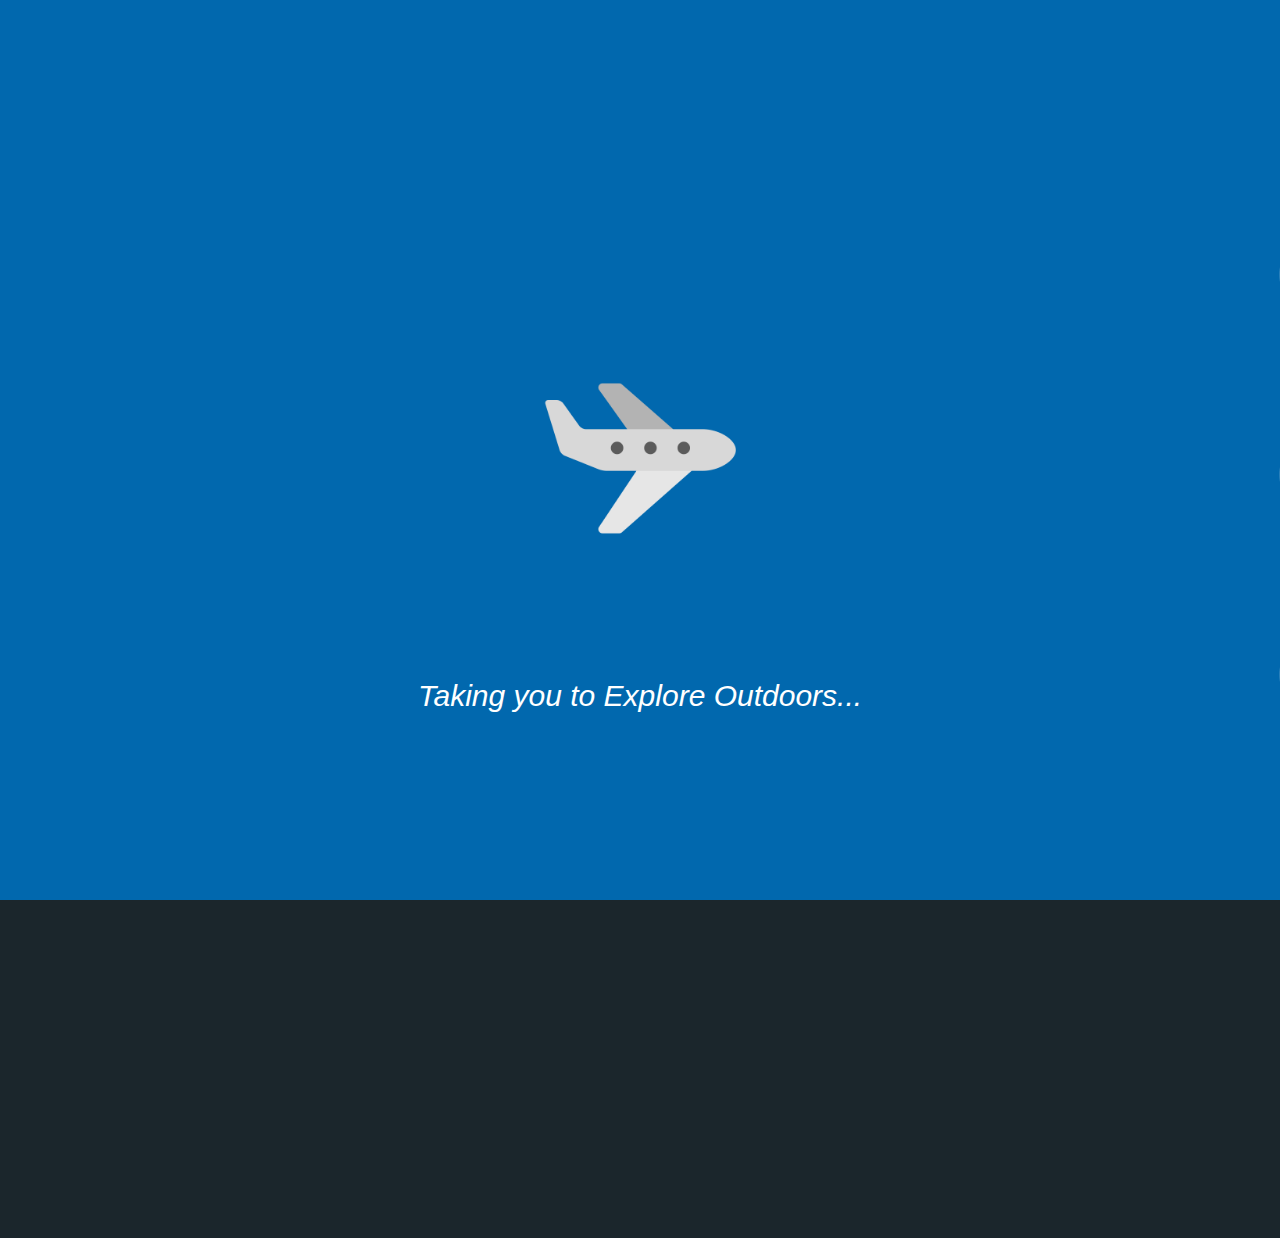
<file: index.html>
<!DOCTYPE html>
<html lang="en">
<head>
    <meta charset="UTF-8">
    <meta name="viewport" content="width=device-width, initial-scale=1.0">
    <meta http-equiv="X-UA-Compatible" content="ie=edge">
    <meta name="originLocation" content="Miami" />
    <title>Explore Outdoors</title>
    <link rel="preconnect" href="https://fonts.gstatic.com">
    <link rel="stylesheet" href="https://cdnjs.cloudflare.com/ajax/libs/materialize/1.0.0/css/materialize.min.css">
    <link rel="preconnect" href="https://fonts.gstatic.com">
    <link href="https://fonts.googleapis.com/css2?family=Castoro&family=Lobster&display=swap" rel="stylesheet">
    <link href="https://unpkg.com/aos@2.3.1/dist/aos.css" rel="stylesheet">
    <link rel="stylesheet" href="https://cdnjs.cloudflare.com/ajax/libs/animate.css/4.1.1/animate.min.css" />
    <link rel="stylesheet" href="./assets/styles/animations.css">
    <link rel="stylesheet" href="./assets/styles/style.css">
</head>
<body class="body">
    <main>
        <!--  Preloader Section  -->
        <div class="preloader">
            <img class="airplane" src="./assets/images/preloader-imgs/airplane.png" alt="airplane">
            <h3><i>Taking you to Explore Outdoors...</i></h3>
            <img class="cloud1" src="./assets/images/preloader-imgs/cloud.png" alt="cloud1">
            <img class="cloud2" src="./assets/images/preloader-imgs/cloud.png" alt="cloud2">
            <img class="cloud3" src="./assets/images/preloader-imgs/cloud.png" alt="cloud3">
        </div>

        <div class="main-content">
            <!-- Header Section -->
            <header class="container center-align">
                <h1 class="header animate__animated animate__flipInX">Explore Outdoors</h1>
                <div class="row slide-show" id="slide-show">
                    <div class="image-slider">
                        <h3 class="img-city animate__animated animate__flipInX"></h3>
                        <img class="slideShow responsive-img z-depth-5 img-city animate__animated animate__jackInTheBox"
                            name="slideShow" width="100%" height="400px">
                    </div>
                </div>
                <div class="row">
                    <div class="col s6 offset-s3 img-description">
                        <p class="city-description animate__animated animate__fadeInUp"></p>
                    </div>
                </div>
            </header>

            <div class="container center-align z-depth-5">
                <div id="home" class="row" data-aos="flip-left">

                    <div class="col s8 offset-s2 quizTitle">
                        <h2> Which Travel Destination Best Fits Your Personality?</h2>
                    </div>
                    <div class="col s6 offset-s3">
                        <p class='quizDesc'>
                            We often find ourselves asking ‘where should I travel this year?’ and we end up reaching a
                            ‘short’
                            list
                            of about 10 must-see places!
                            So we decided to create this quiz, a tool to help you decide where to travel in 2021.
                            So if you’re like us and have found yourself asking ‘where shall I go on holiday in 2021?’
                            We’ve got
                            you
                            covered.
                            Play on to find out which travel destination will suit you best!
                        </p>
                        <div class="row">

                            <!-- Button to start the quiz -->
                            <button id="startQuiz" class="btn btn-large center-align">Start Quiz</button>
                            <div class="answers"></div>
                        </div>
                    </div>
                    <div id='connect'></div>
                </div>
            </div>

            <!-- Footer section -->
            <footer>
                <svg class="back-ground-svg" xmlns="http://www.w3.org/2000/svg" viewBox="0 0 1440 320">
                    <path fill="#0168AE" fill-opacity="1"
                        d="M0,192L60,176C120,160,240,128,360,128C480,128,600,160,720,154.7C840,149,960,107,1080,101.3C1200,96,1320,128,1380,144L1440,160L1440,320L1380,320C1320,320,1200,320,1080,320C960,320,840,320,720,320C600,320,480,320,360,320C240,320,120,320,60,320L0,320Z">
                    </path>
                </svg>
                <div class="image-wrapper">
                    <svg class="lady-with-pins" width="1135" height="710" viewBox="0 0 1135 500" fill="none"
                        xmlns="http://www.w3.org/2000/svg">
                        <g id="lay-and-pin" clip-path="url(#clip0)">
                            <path id="third-line"
                                d="M407.521 305.04L313.43 399.131L314.844 400.545L408.935 306.454L407.521 305.04Z"
                                fill="#2F2E41" />
                            <path id="second-line" d="M284.989 412.163H172.559V414.163H284.989V412.163Z"
                                fill="#2F2E41" />
                            <path id="first-line"
                                d="M141.997 424.822L30.2743 536.545L31.6884 537.959L143.411 426.236L141.997 424.822Z"
                                fill="#2F2E41" />
                            <path id="second-circle"
                                d="M155.07 431.652C151.413 431.652 147.839 430.568 144.798 428.536C141.758 426.505 139.388 423.617 137.988 420.239C136.589 416.86 136.222 413.143 136.936 409.556C137.649 405.97 139.41 402.675 141.996 400.089C144.582 397.503 147.876 395.742 151.463 395.029C155.049 394.316 158.767 394.682 162.145 396.081C165.524 397.48 168.411 399.85 170.443 402.891C172.475 405.931 173.559 409.506 173.559 413.163C173.554 418.065 171.604 422.764 168.138 426.231C164.672 429.697 159.972 431.646 155.07 431.652ZM155.07 396.674C151.809 396.674 148.621 397.641 145.909 399.452C143.198 401.264 141.084 403.839 139.836 406.852C138.588 409.865 138.261 413.181 138.897 416.38C139.534 419.578 141.104 422.516 143.41 424.822C145.716 427.128 148.654 428.699 151.853 429.335C155.051 429.972 158.367 429.645 161.38 428.397C164.393 427.149 166.968 425.036 168.78 422.324C170.592 419.612 171.559 416.424 171.559 413.163C171.554 408.791 169.815 404.6 166.724 401.509C163.633 398.418 159.442 396.679 155.07 396.674Z"
                                fill="#2F2E41" />
                            <path id="third-circle"
                                d="M302.478 431.652C298.821 431.652 295.246 430.568 292.205 428.536C289.165 426.505 286.795 423.617 285.396 420.238C283.996 416.86 283.63 413.142 284.344 409.556C285.057 405.969 286.818 402.675 289.404 400.089C291.989 397.503 295.284 395.742 298.87 395.029C302.457 394.316 306.175 394.682 309.553 396.081C312.932 397.48 315.819 399.85 317.851 402.891C319.882 405.931 320.967 409.506 320.967 413.163C320.961 418.065 319.012 422.765 315.545 426.231C312.079 429.697 307.38 431.647 302.478 431.652ZM302.478 396.674C299.216 396.674 296.028 397.641 293.317 399.453C290.605 401.264 288.491 403.84 287.243 406.853C285.995 409.866 285.669 413.181 286.305 416.38C286.941 419.578 288.512 422.517 290.818 424.823C293.124 427.129 296.062 428.699 299.261 429.335C302.459 429.972 305.775 429.645 308.788 428.397C311.801 427.149 314.376 425.035 316.188 422.324C318 419.612 318.967 416.424 318.967 413.163C318.962 408.791 317.223 404.6 314.132 401.509C311.04 398.417 306.849 396.679 302.478 396.674Z"
                                fill="#2F2E41" />
                            <path id="forth-circle"
                                d="M420.737 310.894C417.08 310.894 413.505 309.81 410.465 307.778C407.424 305.747 405.055 302.859 403.655 299.481C402.256 296.102 401.89 292.385 402.603 288.798C403.317 285.212 405.078 281.917 407.663 279.332C410.249 276.746 413.543 274.985 417.13 274.272C420.716 273.558 424.434 273.924 427.812 275.324C431.191 276.723 434.078 279.093 436.11 282.133C438.142 285.174 439.226 288.748 439.226 292.405C439.221 297.307 437.271 302.007 433.805 305.473C430.338 308.939 425.639 310.889 420.737 310.894ZM420.737 275.916C417.476 275.916 414.288 276.884 411.576 278.695C408.864 280.507 406.751 283.083 405.503 286.096C404.255 289.109 403.929 292.424 404.565 295.622C405.201 298.821 406.772 301.759 409.078 304.065C411.384 306.371 414.322 307.941 417.52 308.578C420.719 309.214 424.034 308.887 427.047 307.639C430.06 306.391 432.635 304.278 434.447 301.566C436.259 298.854 437.226 295.666 437.226 292.405C437.221 288.033 435.482 283.842 432.391 280.751C429.3 277.66 425.108 275.921 420.737 275.916V275.916Z"
                                fill="#2F2E41" />
                            <g id="bottom-pin-shadow">
                                <path id="Vector"
                                    d="M155.07 435.649C173.468 435.649 188.383 434.53 188.383 433.15C188.383 431.771 173.468 430.652 155.07 430.652C136.672 430.652 121.758 431.771 121.758 433.15C121.758 434.53 136.672 435.649 155.07 435.649Z"
                                    fill="#2F2E41" />
                            </g>
                            <g class="bottom-pin">
                                <path id="Vector_2"
                                    d="M155.07 304.065C150.696 304.065 146.364 304.926 142.322 306.6C138.28 308.275 134.608 310.728 131.515 313.822C128.421 316.915 125.968 320.587 124.294 324.629C122.619 328.671 121.758 333.002 121.758 337.377C121.758 355.775 155.07 416.494 155.07 416.494C155.07 416.494 188.383 355.775 188.383 337.377C188.383 333.002 187.521 328.671 185.847 324.629C184.173 320.587 181.719 316.915 178.626 313.822C175.532 310.728 171.86 308.275 167.818 306.6C163.777 304.926 159.445 304.065 155.07 304.065ZM155.07 354.866C151.611 354.866 148.23 353.84 145.354 351.919C142.478 349.997 140.236 347.266 138.912 344.07C137.589 340.874 137.242 337.358 137.917 333.965C138.592 330.573 140.258 327.456 142.704 325.011C145.149 322.565 148.266 320.899 151.658 320.224C155.051 319.549 158.567 319.896 161.763 321.219C164.959 322.543 167.69 324.785 169.612 327.661C171.533 330.537 172.559 333.918 172.559 337.377C172.559 342.016 170.717 346.464 167.437 349.744C164.157 353.024 159.709 354.866 155.07 354.866Z"
                                    fill="#2F2E41" />
                            </g>
                            <g id="middle-pin-shadow">
                                <path id="Vector_3"
                                    d="M420.737 314.891C439.135 314.891 454.049 313.773 454.049 312.393C454.049 311.013 439.135 309.894 420.737 309.894C402.339 309.894 387.424 311.013 387.424 312.393C387.424 313.773 402.339 314.891 420.737 314.891Z"
                                    fill="#2F2E41" />
                            </g>
                            <g class="middle-pin">
                                <path id="Vector_4"
                                    d="M420.737 179.143C411.902 179.143 403.429 182.653 397.181 188.9C390.934 195.147 387.424 203.621 387.424 212.456C387.424 230.853 420.737 291.573 420.737 291.573C420.737 291.573 454.049 230.853 454.049 212.456C454.049 208.081 453.188 203.749 451.514 199.707C449.839 195.666 447.386 191.993 444.292 188.9C441.199 185.807 437.527 183.353 433.485 181.679C429.443 180.005 425.112 179.143 420.737 179.143ZM420.737 229.945C417.278 229.945 413.897 228.919 411.02 226.997C408.144 225.075 405.903 222.344 404.579 219.148C403.255 215.953 402.909 212.436 403.584 209.044C404.259 205.651 405.924 202.535 408.37 200.089C410.816 197.643 413.932 195.977 417.325 195.303C420.717 194.628 424.234 194.974 427.43 196.298C430.625 197.621 433.357 199.863 435.278 202.739C437.2 205.615 438.226 208.997 438.226 212.456C438.226 217.094 436.383 221.542 433.103 224.822C429.824 228.102 425.375 229.945 420.737 229.945Z"
                                    fill="#2F2E41" />
                            </g>
                            <path id="hair-peice"
                                d="M936.638 16.7866C936.638 12.8825 938.089 9.11779 940.707 6.22256C943.326 3.32732 946.927 1.50798 950.812 1.11743C950.294 1.06597 949.769 1.0379 949.237 1.0379C945.06 1.0379 941.054 2.69713 938.101 5.65057C935.147 8.60402 933.488 12.6098 933.488 16.7866C933.488 20.9634 935.147 24.9691 938.101 27.9225C941.054 30.876 945.06 32.5352 949.237 32.5352C949.769 32.5352 950.294 32.5071 950.812 32.4557C946.927 32.0651 943.326 30.2458 940.707 27.3505C938.089 24.4553 936.638 20.6906 936.638 16.7866Z"
                                fill="#2F2E41" />
                            <g id="girl">
                                <path id="Vector_5" d="M1074.71 707.341H621.177V709.784H1074.71V707.341Z"
                                    fill="#2F2E41" />
                                <path id="Vector_6"
                                    d="M995.433 72.4318C988.382 93.3075 977.571 112.328 955.536 112.328C933.502 112.328 916.881 94.4311 915.64 72.4318C914.053 44.3211 932.994 32.4188 955.536 32.5352C982.167 32.6728 1003.8 47.6574 995.433 72.4318Z"
                                    fill="#2F2E41" />
                                <path id="Vector_7" d="M994.383 69.2821H915.64V169.024H994.383V69.2821Z"
                                    fill="#2F2E41" />
                                <path id="Vector_8"
                                    d="M996.695 143.59H1003.39C1003.39 143.59 1019.76 164.427 1012.32 192.706C1004.88 220.984 1010.83 226.194 1010.83 226.194C1010.83 226.194 1020.52 256.817 1010.1 302.956C999.686 349.095 1019.76 361.634 1019.76 361.634L1001.16 324.425L990.742 226.194L996.695 143.59Z"
                                    fill="#575A89" />
                                <path id="Vector_9" opacity="0.1"
                                    d="M996.695 146.038H1003.39C1003.39 146.038 1019.76 166.875 1012.32 195.154C1004.88 223.432 1010.83 228.642 1010.83 228.642C1010.83 228.642 1020.52 259.265 1010.1 305.404C999.686 351.543 1019.76 364.082 1019.76 364.082L1001.16 326.873L990.742 228.642L996.695 146.038Z"
                                    fill="black" />
                                <path id="Vector_10"
                                    d="M973.254 107.497C973.254 107.497 967.3 131.311 970.277 131.311C973.254 131.311 983.672 143.962 983.672 143.962L990.37 168.52L985.16 186.38L967.3 182.659L944.975 158.101L938.277 151.404L932.324 129.823C932.324 129.823 939.766 120.892 934.556 113.451C929.347 106.009 973.254 107.497 973.254 107.497Z"
                                    fill="#FBBEBE" />
                                <path id="Vector_11" opacity="0.1"
                                    d="M973.254 107.497C973.254 107.497 967.3 131.311 970.277 131.311C973.254 131.311 983.672 143.962 983.672 143.962L990.37 168.52L985.16 186.38L967.3 182.659L944.975 158.101L938.277 151.404L932.324 129.823C932.324 129.823 939.766 120.892 934.556 113.451C929.347 106.009 973.254 107.497 973.254 107.497Z"
                                    fill="black" />
                                <path id="Vector_12"
                                    d="M793.162 173.729L776.79 146.939C776.79 146.939 759.118 107.836 746.467 121.976C733.816 136.115 765.628 164.799 765.628 164.799L782 186.38L793.162 173.729Z"
                                    fill="#FBBEBE" />
                                <path id="Vector_13"
                                    d="M1010.46 406.657L998.556 493.726C998.556 493.726 1000.04 500.424 985.16 524.981C970.277 549.539 930.091 603.12 930.091 603.12L918.184 580.795C918.184 580.795 932.324 510.098 956.882 495.214L953.905 388.053L1010.46 406.657Z"
                                    fill="#FBBEBE" />
                                <path id="Vector_14" opacity="0.1"
                                    d="M1010.46 406.657L998.556 493.726C998.556 493.726 1000.04 500.424 985.16 524.981C970.277 549.539 930.091 603.12 930.091 603.12L918.184 580.795C918.184 580.795 932.324 510.098 956.882 495.214L953.905 388.053L1010.46 406.657Z"
                                    fill="black" />
                                <path id="Vector_15"
                                    d="M918.184 571.865L934.556 603.12C934.556 603.12 921.161 641.073 926.37 644.794C931.579 648.515 938.277 682.003 924.138 678.282C909.998 674.561 898.836 659.678 898.836 657.445C898.836 655.213 907.022 623.957 902.557 616.515C898.091 609.074 895.115 606.841 895.115 606.841L883.952 625.446L880.231 623.213L898.836 591.957C898.836 591.957 901.068 586.004 909.998 582.283L918.184 571.865Z"
                                    fill="#2F2E41" />
                                <path id="Vector_16" opacity="0.1"
                                    d="M918.184 571.865L934.556 603.12C934.556 603.12 921.161 641.073 926.37 644.794C931.579 648.515 938.277 682.003 924.138 678.282C909.998 674.561 898.836 659.678 898.836 657.445C898.836 655.213 907.022 623.957 902.557 616.515C898.091 609.074 895.115 606.841 895.115 606.841L883.952 625.446L880.231 623.213L898.836 591.957C898.836 591.957 901.068 586.004 909.998 582.283L918.184 571.865Z"
                                    fill="black" />
                                <path id="Vector_17"
                                    d="M954.079 394.304C954.079 394.304 959.858 476.61 947.207 498.191V605.353L930.091 607.585C930.091 607.585 895.526 550.851 908.177 495.038C920.828 439.225 895.115 388.053 895.115 388.053L954.079 394.304Z"
                                    fill="#FBBEBE" />
                                <path id="Vector_18"
                                    d="M949.812 125.73C967.074 125.73 981.067 111.736 981.067 94.4741C981.067 77.2122 967.074 63.2186 949.812 63.2186C932.55 63.2186 918.556 77.2122 918.556 94.4741C918.556 111.736 932.55 125.73 949.812 125.73Z"
                                    fill="#FBBEBE" />
                                <path id="Vector_19"
                                    d="M981.44 176.706L950.184 137.264L932.324 125.358L924.882 135.032L904.045 140.985C904.045 140.985 890.65 143.962 876.51 160.334C862.371 176.706 837.069 186.38 837.069 186.38L816.232 182.659C816.232 182.659 791.674 171.497 791.674 168.52C791.674 165.543 770.093 188.613 775.302 197.543C780.511 206.473 791.674 217.636 797.627 223.589C803.581 229.543 805.813 246.659 842.278 241.449C878.743 236.24 892.138 218.38 892.138 218.38C892.138 218.38 898.836 252.612 918.184 259.31C937.533 266.007 1000.79 270.472 1000.79 270.472L1014.18 225.822C1014.18 225.822 1029.07 206.473 1008.97 178.194C1008.97 178.194 1008.59 162.379 1006.43 151.855C1005.59 147.761 1004.48 144.468 1003.02 143.218C997.811 138.753 970.277 131.311 970.277 131.311C970.277 131.311 974.742 146.195 976.975 146.939C979.207 147.683 984.416 172.985 981.44 176.706Z"
                                    fill="#575A89" />
                                <path id="Vector_20"
                                    d="M881.347 398.843C918.824 396.239 940.644 402.378 950.377 407.059C952.187 407.878 953.891 408.912 955.453 410.14C956.167 410.743 956.509 411.211 956.509 411.494C956.509 413.727 1007.86 418.192 1026.46 413.727C1045.07 409.262 1013.81 313.263 1005.63 305.077C997.439 296.891 1001.85 266.93 1001.85 266.93C1001.85 266.93 985.532 263.403 981.067 264.891C976.602 266.379 953.533 262.659 945.347 258.193C937.161 253.728 926.742 256.705 920.045 255.217C917.053 254.554 915.542 255.671 914.791 257.114C913.621 259.28 911.854 261.065 909.701 262.257C893.902 271.358 881.221 334.286 871.673 369.076C861.255 407.029 881.347 398.843 881.347 398.843Z"
                                    fill="#2F2E41" />
                                <path id="Vector_21"
                                    d="M950.184 598.655L953.161 615.027C953.161 615.027 968.788 637.352 964.323 655.957C964.323 655.957 968.044 680.515 981.44 687.212C994.835 693.91 983.672 709.538 971.021 708.794C958.37 708.049 946.463 709.538 944.975 705.817C943.486 702.096 934.556 665.631 934.556 665.631L932.113 708.302L924.671 709.047L927.115 659.678C927.115 659.678 921.161 648.515 929.347 629.911L927.281 601.353C927.281 601.353 947.951 606.097 950.184 598.655Z"
                                    fill="#2F2E41" />
                                <path id="Vector_22" opacity="0.1"
                                    d="M950.378 407.059C952.187 407.878 953.891 408.912 955.453 410.14C955.847 403.107 958.124 360.578 955.393 361.262L950.378 407.059Z"
                                    fill="black" />
                                <path id="Vector_23"
                                    d="M936.873 51.4336C936.873 51.4336 936.527 49.5067 922.989 54.5834C909.451 59.66 901.337 97.1232 908.105 119.122C910.833 127.987 908.614 134.379 904.992 138.852C891.401 155.634 896.751 180.842 916.548 189.472C917.107 189.716 917.677 189.957 918.259 190.195L926.72 195.271C926.72 195.271 915.934 181.079 921.331 162.925C926.019 147.457 926.598 131.034 923.011 115.275C922.392 112.616 921.688 109.876 920.889 107.079C914.12 83.3879 917.412 86.1239 941.103 62.433C941.103 62.433 954.641 72.5862 966.487 77.6629C978.332 82.7395 988.485 87.8161 980.024 104.738C971.563 121.66 951.257 136.89 964.794 158.889C978.332 180.888 980.024 172.427 978.332 180.888L976.64 189.349L986.793 179.195L980.024 192.733C980.024 192.733 1002.02 192.733 1008.79 175.811L1012.18 179.195C1012.18 179.195 1025.71 155.504 1000.33 133.506C1000.33 133.506 991.87 128.429 1003.72 111.507C1015.56 94.5849 1006.46 58.2024 991.233 51.4336C976.003 44.6648 936.873 51.4336 936.873 51.4336Z"
                                    fill="#2F2E41" />
                                <path id="Vector_24"
                                    d="M955.536 40.9345C964.234 40.9345 971.285 33.8836 971.285 25.1858C971.285 16.4881 964.234 9.43719 955.536 9.43719C946.839 9.43719 939.788 16.4881 939.788 25.1858C939.788 33.8836 946.839 40.9345 955.536 40.9345Z"
                                    fill="#2F2E41" />
                                <path id="Vector_25"
                                    d="M480.32 679.049C490.275 679.049 498.345 670.978 498.345 661.023C498.345 651.068 490.275 642.998 480.32 642.998C470.365 642.998 462.295 651.068 462.295 661.023C462.295 670.978 470.365 679.049 480.32 679.049Z"
                                    fill="#F1F1F1" />
                                <path id="Vector_26"
                                    d="M592.467 602.803C602.422 602.803 610.492 594.733 610.492 584.778C610.492 574.823 602.422 566.753 592.467 566.753C582.512 566.753 574.442 574.823 574.442 584.778C574.442 594.733 582.512 602.803 592.467 602.803Z"
                                    fill="#F1F1F1" />
                                <path id="Vector_27"
                                    d="M453.779 531.81C463.734 531.81 471.804 523.739 471.804 513.784C471.804 503.829 463.734 495.759 453.779 495.759C443.824 495.759 435.754 503.829 435.754 513.784C435.754 523.739 443.824 531.81 453.779 531.81Z"
                                    fill="#F1F1F1" />
                            </g>
                            <path id="first-circle"
                                d="M18.4893 568.233C14.8324 568.233 11.2577 567.149 8.21705 565.117C5.17645 563.086 2.80656 560.198 1.40707 556.82C0.00758862 553.441 -0.358631 549.724 0.354727 546.137C1.06808 542.551 2.82898 539.256 5.41473 536.67C8.00048 534.084 11.295 532.323 14.8815 531.61C18.4681 530.897 22.1857 531.263 25.5642 532.662C28.9427 534.061 31.8304 536.431 33.862 539.472C35.8937 542.512 36.978 546.087 36.978 549.744C36.9725 554.646 35.0228 559.345 31.5567 562.812C28.0906 566.278 23.3911 568.228 18.4893 568.233ZM18.4893 533.255C15.228 533.255 12.0399 534.222 9.3282 536.033C6.61649 537.845 4.50294 540.42 3.25483 543.433C2.00672 546.447 1.68011 549.762 2.3163 552.961C2.95248 556.159 4.52289 559.097 6.82894 561.403C9.13498 563.71 12.0731 565.28 15.2717 565.916C18.4703 566.553 21.7858 566.226 24.7988 564.978C27.8119 563.73 30.3872 561.617 32.1991 558.905C34.0109 556.193 34.978 553.005 34.978 549.744C34.973 545.372 33.2342 541.181 30.1431 538.09C27.052 534.999 22.8609 533.26 18.4893 533.255Z"
                                fill="#2F2E41" />
                            <path id="sixth-circle"
                                d="M748.864 185.14C745.207 185.14 741.633 184.056 738.592 182.024C735.552 179.992 733.182 177.105 731.783 173.726C730.383 170.348 730.017 166.63 730.731 163.044C731.444 159.457 733.205 156.163 735.791 153.577C738.377 150.992 741.671 149.231 745.257 148.517C748.844 147.804 752.561 148.17 755.94 149.569C759.318 150.969 762.206 153.338 764.237 156.379C766.269 159.419 767.353 162.994 767.354 166.651C767.348 171.553 765.398 176.252 761.932 179.719C758.466 183.185 753.766 185.134 748.864 185.14ZM748.864 150.162C745.603 150.162 742.415 151.129 739.703 152.941C736.992 154.753 734.879 157.328 733.631 160.341C732.383 163.354 732.056 166.67 732.692 169.868C733.329 173.067 734.899 176.005 737.205 178.311C739.511 180.617 742.449 182.187 745.648 182.823C748.846 183.459 752.162 183.133 755.175 181.885C758.188 180.637 760.763 178.523 762.575 175.812C764.387 173.1 765.354 169.912 765.354 166.651C765.348 162.279 763.61 158.088 760.518 154.997C757.427 151.906 753.236 150.167 748.864 150.162V150.162Z"
                                fill="#2F2E41" />
                            <path id="fifth-circle"
                                d="M623.942 310.894C620.286 310.894 616.711 309.81 613.671 307.778C610.63 305.747 608.26 302.859 606.861 299.481C605.462 296.102 605.095 292.385 605.809 288.798C606.522 285.212 608.283 281.917 610.869 279.332C613.455 276.746 616.749 274.985 620.336 274.272C623.922 273.558 627.64 273.924 631.018 275.324C634.396 276.723 637.284 279.093 639.316 282.133C641.347 285.174 642.432 288.748 642.432 292.405C642.426 297.307 640.476 302.007 637.01 305.473C633.544 308.939 628.844 310.889 623.942 310.894ZM623.942 275.916C620.681 275.916 617.493 276.884 614.782 278.695C612.07 280.507 609.957 283.083 608.709 286.096C607.461 289.109 607.134 292.424 607.771 295.622C608.407 298.821 609.977 301.759 612.283 304.065C614.589 306.371 617.527 307.941 620.726 308.578C623.925 309.214 627.24 308.887 630.253 307.639C633.266 306.391 635.841 304.278 637.653 301.566C639.465 298.854 640.432 295.666 640.432 292.405C640.427 288.033 638.688 283.842 635.597 280.751C632.505 277.66 628.314 275.921 623.942 275.916Z"
                                fill="#2F2E41" />
                            <path id="forth-line" d="M606.454 291.405H438.226V293.405H606.454V291.405Z"
                                fill="#2F2E41" />
                            <path id="fifth-line"
                                d="M735.665 178.436L635.495 278.606L636.909 280.02L737.079 179.85L735.665 178.436Z"
                                fill="#2F2E41" />
                            <g id="top-pin-shadow">
                                <path id="Vector_28"
                                    d="M748.864 189.137C767.262 189.137 782.177 188.018 782.177 186.638C782.177 185.259 767.262 184.14 748.864 184.14C730.466 184.14 715.552 185.259 715.552 186.638C715.552 188.018 730.466 189.137 748.864 189.137Z"
                                    fill="#2F2E41" />
                            </g>
                            <g class="top-pin">
                                <path id="Vector_29"
                                    d="M748.864 59.2183C744.49 59.2183 740.158 60.08 736.116 61.7541C732.075 63.4282 728.402 65.882 725.309 68.9753C722.215 72.0687 719.762 75.741 718.088 79.7826C716.414 83.8243 715.552 88.1561 715.552 92.5308C715.552 110.929 748.864 171.648 748.864 171.648C748.864 171.648 782.177 110.929 782.177 92.5308C782.177 88.1561 781.315 83.8243 779.641 79.7826C777.967 75.741 775.513 72.0687 772.42 68.9753C769.326 65.882 765.654 63.4282 761.612 61.7541C757.571 60.08 753.239 59.2183 748.864 59.2183ZM748.864 110.02C745.405 110.02 742.024 108.994 739.148 107.072C736.272 105.151 734.03 102.419 732.707 99.2235C731.383 96.0278 731.037 92.5114 731.711 89.1189C732.386 85.7263 734.052 82.6101 736.498 80.1642C738.944 77.7183 742.06 76.0527 745.452 75.3778C748.845 74.703 752.361 75.0494 755.557 76.3731C758.753 77.6968 761.484 79.9384 763.406 82.8144C765.328 85.6905 766.353 89.0718 766.353 92.5308C766.353 97.1692 764.511 101.618 761.231 104.897C757.951 108.177 753.503 110.02 748.864 110.02Z"
                                    fill="#2F2E41" />
                            </g>
                        </g>
                        <defs>
                            <clipPath id="clip0">
                                <rect width="1134.45" height="709.784" fill="white" />
                            </clipPath>
                        </defs>
                    </svg>
                </div>
            </footer>
        </div>
    </main>
    <script src="https://unpkg.com/aos@2.3.1/dist/aos.js"></script>
    <script>
        AOS.init();
    </script>
    <script src="https://code.jquery.com/jquery-3.5.1.slim.min.js"
        integrity="sha256-4+XzXVhsDmqanXGHaHvgh1gMQKX40OUvDEBTu8JcmNs=" crossorigin="anonymous">
        </script>
    <script src="./assets/js/script.js"></script>
</body>

</html>
</file>
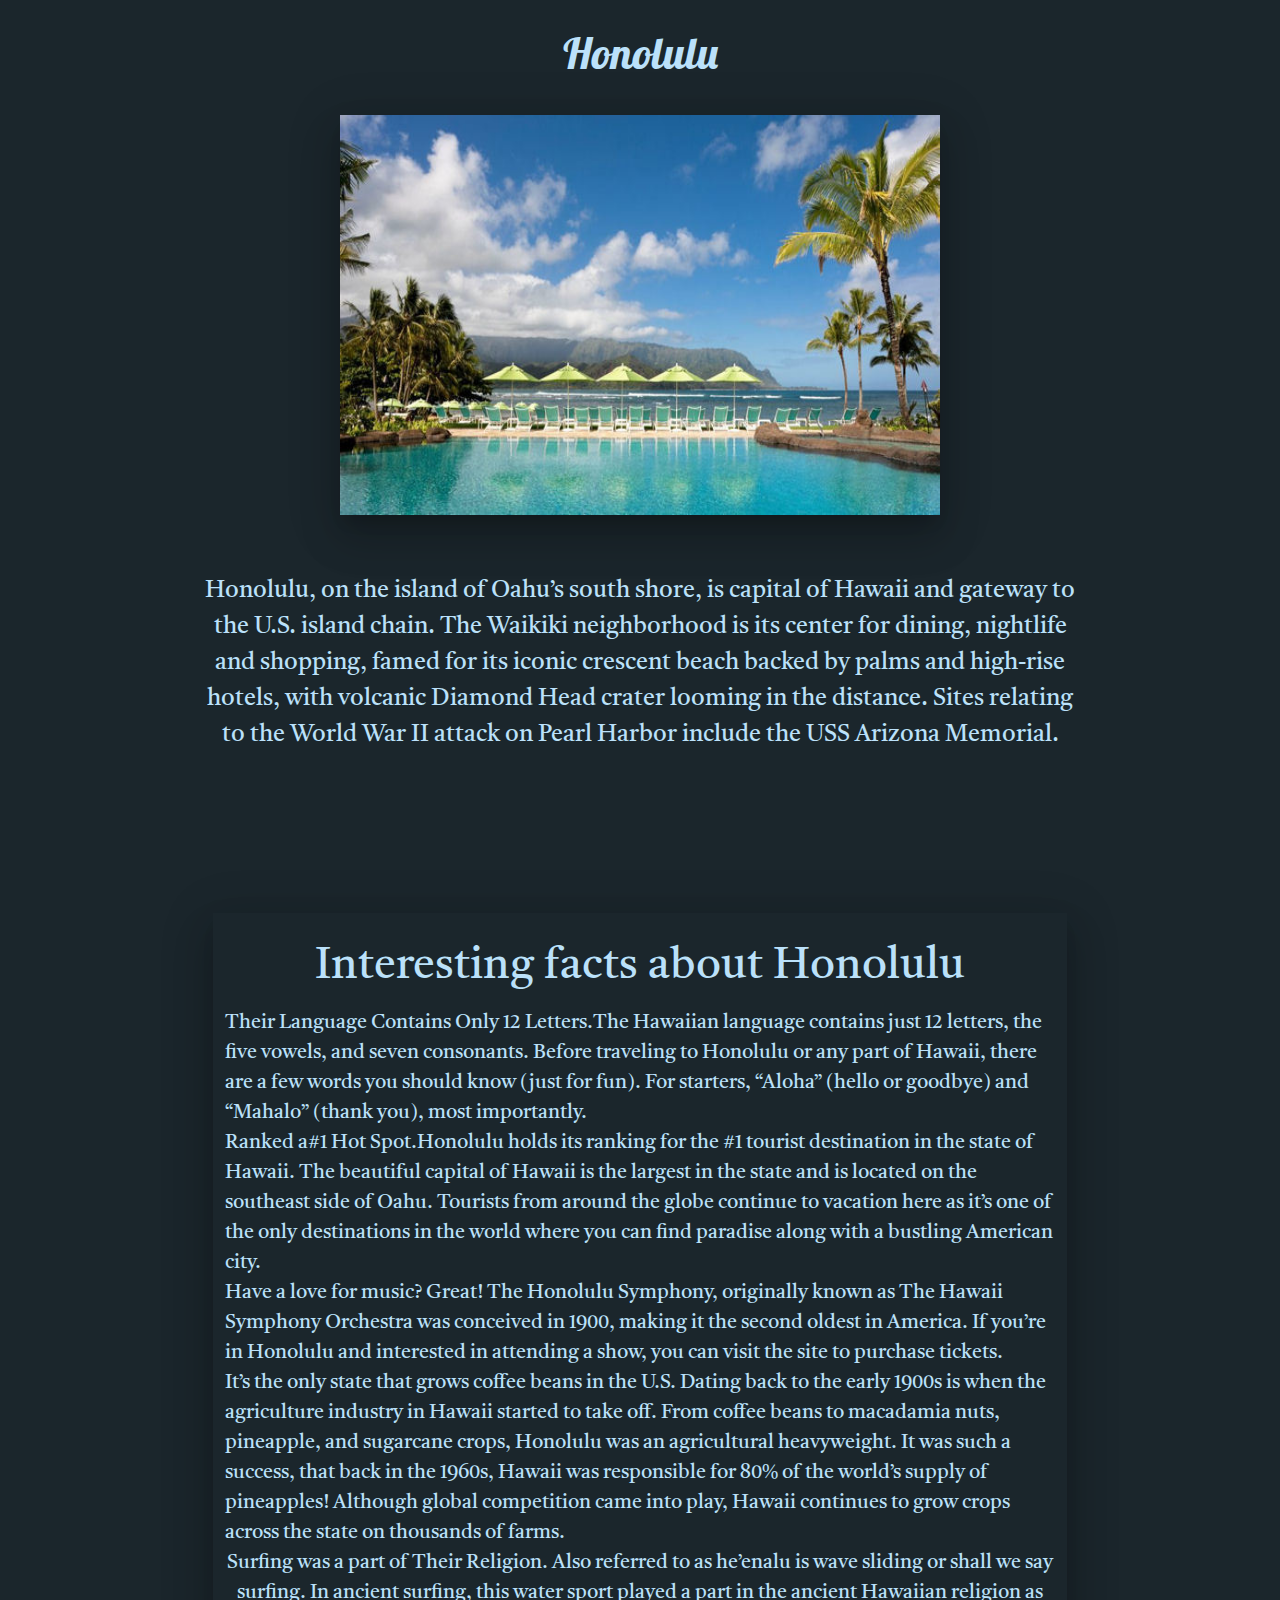
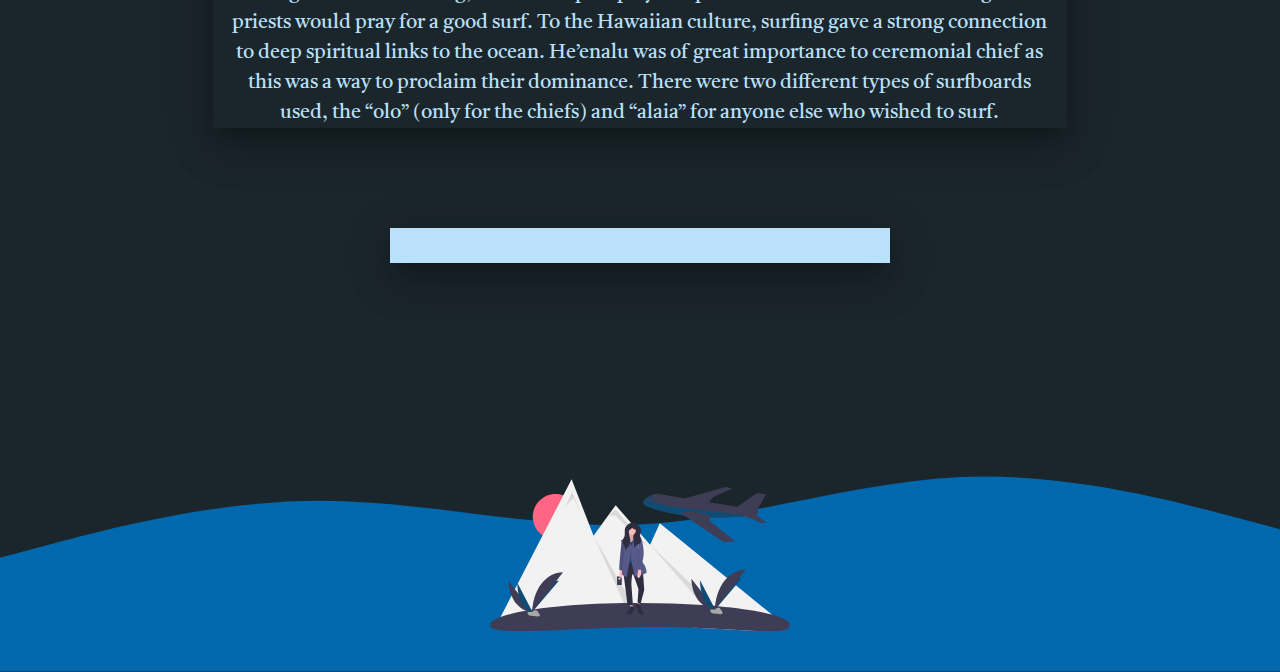
<file: honolulu.html>
<!DOCTYPE html>
<html lang="en">

<head>
    <meta charset="UTF-8">
    <meta name="viewport" content="width=device-width, initial-scale=1.0">
    <title>Explore Outdoors</title>
    <link rel="shortcut icon" type="image/jpg" href="./assets/images/favicon-2.ico"/>
    <link rel="stylesheet" href="./assets/styles/animations.css">
    <link href="https://fonts.googleapis.com/css2?family=Castoro&family=Lobster&display=swap" rel="stylesheet">
    <link rel="stylesheet" href="https://cdnjs.cloudflare.com/ajax/libs/materialize/1.0.0/css/materialize.min.css">
    <link rel="stylesheet" href="https://cdnjs.cloudflare.com/ajax/libs/animate.css/4.1.1/animate.min.css" />
    <link rel="stylesheet" href="./assets/styles/style.css">
</head>


<body class="body">
    <div class="container center-align">
        <div class="row">
            <!-- City information -->
            <h3 class="resultHeader header col s12 animate__animated animate__flipInX">
                Honolulu
            </h3>
        </div>
        <div class="row">
            <div class="col s12">
                <article class="cities" id="honolulu">
                    <!-- Image -->
                    <img src="./assets/images/honolulu.jpg"
                        class="z-depth-5 animate__animated animate__jackInTheBox city-img" width="600" height="400">
                    <p class="animate__animated animate__fadeInUp result-info">
                        Honolulu, on the island of Oahu’s south shore, is capital of Hawaii and gateway to the U.S.
                        island chain. The Waikiki neighborhood is its center for dining, nightlife and shopping, famed
                        for its iconic crescent beach backed by palms and high-rise hotels, with volcanic Diamond Head
                        crater looming in the distance. Sites relating to the World War II attack on Pearl Harbor
                        include the USS Arizona Memorial.
                    </p>
                </article>
            </div>
        </div>
        <div class="row stats animate__animated animate__fadeInUp result-info">
        </div>
    </div>
    <div class="row center-align facts-container">
        <div class="col s8 offset-s2 z-depth-5 facts">
            <h3> Interesting facts about Honolulu</h3>
            <ul>
                <li class="left-align">
                    Their Language Contains Only 12 Letters.The Hawaiian language contains just 12 letters, the five
                    vowels, and seven consonants. Before traveling to Honolulu or any part of Hawaii, there are a few
                    words you should know (just for fun). For starters, “Aloha” (hello or goodbye) and “Mahalo” (thank
                    you), most importantly. </li>
                <li class="left-align">Ranked a#1 Hot Spot.Honolulu holds its ranking for the #1 tourist destination in the state of Hawaii. The beautiful capital of Hawaii is the largest in the state and is located on the southeast side of Oahu. Tourists from around the globe continue to vacation here as it’s one of the only destinations in the world where you can find paradise along with a bustling American city.</li>
                <li class="left-align">Have a love for music? Great! The Honolulu Symphony, originally known as The Hawaii Symphony Orchestra was conceived in 1900, making it the second oldest in America. If you’re in Honolulu and interested in attending a show, you can visit the site to purchase tickets.</li>
                    <li class="left-align">It’s the only state that grows coffee beans in the U.S. Dating back to the early 1900s is when the agriculture industry in Hawaii started to take off. From coffee beans to macadamia nuts, pineapple, and sugarcane crops, Honolulu was an agricultural heavyweight. It was such a success, that back in the 1960s, Hawaii was responsible for 80% of the world’s supply of pineapples! Although global competition came into play, Hawaii continues to grow crops across the state on thousands of farms.
                    </li>
              <li> Surfing was a part of Their Religion. Also referred to as he’enalu is wave sliding or shall we say surfing. In ancient surfing, this water sport played a part in the ancient Hawaiian religion as priests would pray for a good surf. To the Hawaiian culture, surfing gave a strong connection to deep spiritual links to the ocean. He’enalu was of great importance to ceremonial chief as this was a way to proclaim their dominance. There were two different types of surfboards used, the “olo” (only for the chiefs)  and “alaia” for anyone else who wished to surf.</li>
            </ul>
        </div>
    </div>
    <!-- City Info Ends -->

    <!-- Flight Widget -->

    <div class="container center-align widget z-depth-5">
        <div class="row">
            <div class="cityName" data-locale="en-US" data-currency="USD" data-skyscanner-widget="FlightSearchWidget"
                data-destination-name="'HNL'"></div>
        </div>
    </div>

    <!-- This content may need to be hiden or delayed to be shown until DOM content loads in order for a slopply load to not happen -->
    <footer>
        <!-- SVG File (Unfortunatly svgs will look like this) -->
        <svg class="back-ground-svg" xmlns="http://www.w3.org/2000/svg" viewBox="0 0 1440 320">
            <path fill="#0168AE" fill-opacity="1"
                d="M0,192L60,176C120,160,240,128,360,128C480,128,600,160,720,154.7C840,149,960,107,1080,101.3C1200,96,1320,128,1380,144L1440,160L1440,320L1380,320C1320,320,1200,320,1080,320C960,320,840,320,720,320C600,320,480,320,360,320C240,320,120,320,60,320L0,320Z">
            </path>
        </svg>
        <div class="lady-and-airplane-container">
            <svg class="plane-svg" width="1136" height="648" viewBox="0 0 1136 400" fill="none"
                xmlns="http://www.w3.org/2000/svg">
                <g id="results" clip-path="url(#clip0)">
                    <g id="lady-and-mountain">
                        <path id="Vector"
                            d="M248 300.523C295.496 300.523 334 262.019 334 214.523C334 167.026 295.496 128.523 248 128.523C200.504 128.523 162 167.026 162 214.523C162 262.019 200.504 300.523 248 300.523Z"
                            fill="#FF6584" />
                        <path id="Vector_2"
                            d="M1100.4 611.792C1095.34 616.343 1090.02 620.594 1084.47 624.522C1071.29 633.793 1057.04 641.451 1042.04 647.332C979.69 645.832 888.03 638.182 772.33 634.102C763.7 631.153 754.873 627.959 745.85 624.522C733.91 619.972 721.627 614.972 709 609.522C656.56 586.862 602.72 572.132 549.39 563.332C537.93 561.442 526.5 559.822 515.1 558.472C274.28 529.672 52.2 614.292 26.48 624.523H24L39.82 593.883L309 72.5225L371.95 234.143L392.04 285.733L447.41 209.753L476 170.523L606.2 319.793L643 238.523L897.78 446.443L911.99 458.033L926.37 469.773L930.95 473.513L1067.16 584.672L1100.4 611.792Z"
                            fill="#F2F2F2" />
                        <path id="Vector_3" opacity="0.1"
                            d="M285 177.523L311 120.523L347 203.523L316 143.523L285 177.523Z" fill="black" />
                        <path id="Vector_4" opacity="0.1"
                            d="M549.39 563.333C537.93 561.443 526.5 559.823 515.1 558.473L392.04 285.732L549.39 563.333Z"
                            fill="black" />
                        <path id="Vector_5" opacity="0.1"
                            d="M447.411 209.752L476 187.523L606 337.523L474 209.523L447.411 209.752Z" fill="black" />
                        <path id="Vector_6" opacity="0.1"
                            d="M606.197 319.789L866 568.523L830.464 576.904L606.197 319.789Z" fill="black" />
                        <path id="Vector_7"
                            d="M1136 625.023C1136 644.393 1103.04 648.803 1042.04 647.333C979.69 645.833 888.03 638.182 772.33 634.102C728.57 632.562 681.36 631.523 631 631.523C317.3 631.523 0 671.693 0 625.023C0 614.023 14.12 603.523 39.82 593.883C116.02 565.303 294 544.372 507.22 541.002C516.92 540.842 526.69 540.726 536.53 540.653C546.95 540.563 557.44 540.519 568 540.523C652.77 540.523 733.21 543.282 805.46 548.232C805.69 548.252 805.91 548.272 806.14 548.283C811.94 548.683 817.683 549.096 823.37 549.523C829.58 549.993 835.723 550.476 841.8 550.973C843.05 551.073 844.3 551.172 845.54 551.283C846.44 551.352 847.34 551.433 848.23 551.513C849.87 551.643 851.51 551.783 853.13 551.933C853.187 551.931 853.244 551.934 853.3 551.943C856.28 552.203 859.24 552.463 862.18 552.723C862.49 552.753 862.8 552.783 863.11 552.802C948.56 560.552 1019.18 571.562 1067.16 584.672C1111.06 596.663 1136 610.403 1136 625.023Z"
                            fill="#3F3D56" />
                        <path id="Vector_8"
                            d="M141.788 574.816C141.788 574.816 154.522 574.423 158.359 571.691C162.197 568.958 177.947 565.695 178.899 570.078C179.851 574.46 198.036 591.875 183.659 591.991C169.283 592.107 150.255 589.752 146.425 587.419C142.594 585.086 141.788 574.816 141.788 574.816Z"
                            fill="#A8A8A8" />
                        <path id="Vector_9" opacity="0.2"
                            d="M183.916 590.466C169.54 590.582 150.512 588.226 146.681 585.893C143.764 584.116 142.602 577.741 142.213 574.799C141.944 574.811 141.788 574.816 141.788 574.816C141.788 574.816 142.594 585.086 146.425 587.419C150.255 589.752 169.283 592.107 183.659 591.991C187.809 591.958 189.243 590.481 189.164 588.295C188.587 589.616 187.005 590.441 183.916 590.466Z"
                            fill="black" />
                        <path id="Vector_10"
                            d="M833.788 565.816C833.788 565.816 846.522 565.423 850.359 562.691C854.197 559.958 869.947 556.695 870.899 561.078C871.851 565.46 890.036 582.875 875.659 582.991C861.283 583.107 842.255 580.752 838.425 578.419C834.594 576.086 833.788 565.816 833.788 565.816Z"
                            fill="#A8A8A8" />
                        <path id="Vector_11" opacity="0.2"
                            d="M875.916 581.466C861.539 581.582 842.512 579.226 838.681 576.893C835.764 575.116 834.602 568.741 834.213 565.799C833.944 565.811 833.788 565.816 833.788 565.816C833.788 565.816 834.594 576.086 838.425 578.419C842.255 580.752 861.283 583.107 875.659 582.991C879.809 582.958 881.243 581.481 881.164 579.295C880.587 580.616 879.005 581.441 875.916 581.466Z"
                            fill="black" />
                        <path id="Vector_12" d="M499 440.479H481V472.566H499V440.479Z" fill="#3F3D56" />
                        <path id="Vector_13"
                            d="M490 452.609C491.945 452.609 493.522 451.033 493.522 449.088C493.522 447.143 491.945 445.566 490 445.566C488.055 445.566 486.478 447.143 486.478 449.088C486.478 451.033 488.055 452.609 490 452.609Z"
                            fill="#F2F2F2" />
                        <path id="Vector_14"
                            d="M492.182 413.059C492.182 413.059 486.704 444.834 496.565 445.93C506.426 447.025 497.661 411.963 497.661 411.963L492.182 413.059Z"
                            fill="#FFB9B9" />
                        <path id="Vector_15"
                            d="M498.756 304.586C498.756 304.586 487.252 413.607 490.539 415.25C493.826 416.894 502.591 419.085 504.235 417.442C505.878 415.798 512.453 348.413 512.453 348.413L507.522 313.351L498.756 304.586Z"
                            fill="#575A89" />
                        <path id="Vector_16" opacity="0.1"
                            d="M498.756 304.586C498.756 304.586 487.252 413.607 490.539 415.25C493.826 416.894 502.591 419.085 504.235 417.442C505.878 415.798 512.453 348.413 512.453 348.413L507.522 313.351L498.756 304.586Z"
                            fill="black" />
                        <path id="Vector_17" d="M554.363 255.554H519.848V292.807H554.363V255.554Z" fill="#2F2E41" />
                        <path id="Vector_18"
                            d="M527.792 272.263C527.792 272.263 526.697 296.368 519.027 298.012C511.357 299.655 526.149 327.595 526.149 327.595L549.158 325.404L554.637 292.533C554.637 292.533 542.036 290.342 546.419 273.359L527.792 272.263Z"
                            fill="#FFB9B9" />
                        <path id="Vector_19" opacity="0.1"
                            d="M527.792 272.263C527.792 272.263 526.697 296.368 519.027 298.012C511.357 299.655 526.149 327.595 526.149 327.595L549.158 325.404L554.637 292.533C554.637 292.533 542.036 290.342 546.419 273.359L527.792 272.263Z"
                            fill="black" />
                        <path id="Vector_20"
                            d="M528.888 547.829L530.531 557.142L540.393 554.951L538.201 545.637L528.888 547.829Z"
                            fill="#FFB9B9" />
                        <path id="Vector_21"
                            d="M560.115 533.585L556.828 543.446L567.237 548.924L567.785 540.707L560.115 533.585Z"
                            fill="#FFB9B9" />
                        <path id="Vector_22"
                            d="M517.383 385.667C517.383 385.667 504.235 424.016 506.974 442.095C509.713 460.174 520.67 546.185 520.67 546.185C520.67 546.185 533.271 554.403 540.941 545.089L535.462 471.678C535.462 471.678 536.558 427.303 540.94 431.686C545.323 436.068 562.306 487.566 562.306 487.566L559.019 534.133C559.019 534.133 560.663 548.377 570.524 542.35L584.22 490.853C584.22 490.853 579.837 421.824 577.646 419.085C575.455 416.346 561.211 384.571 561.211 384.571L517.383 385.667Z"
                            fill="#2F2E41" />
                        <path id="Vector_23"
                            d="M539.023 282.946C547.797 282.946 554.91 275.833 554.91 267.058C554.91 258.284 547.797 251.171 539.023 251.171C530.249 251.171 523.135 258.284 523.135 267.058C523.135 275.833 530.249 282.946 539.023 282.946Z"
                            fill="#FFB9B9" />
                        <path id="Vector_24"
                            d="M522.862 306.229C522.862 306.229 528.888 314.995 536.558 308.969C544.227 302.942 548.61 302.394 548.61 302.394L557.924 307.873L555.732 329.239L559.019 388.406C559.019 388.406 519.027 391.693 516.835 387.31C514.644 382.928 519.575 364.301 519.575 364.301L512.453 324.308V306.229H522.862Z"
                            fill="#0F4C75" />
                        <path id="Vector_25"
                            d="M535.462 322.117C535.462 322.117 525.601 291.985 522.314 291.438C519.027 290.89 509.713 297.464 509.713 297.464C509.713 297.464 496.017 301.847 496.017 304.586C496.017 307.325 498.209 307.325 498.209 307.325L505.878 322.117C505.878 322.117 509.166 335.265 508.07 344.031C507.409 349.299 507.226 354.617 507.522 359.918C507.522 359.918 495.469 432.234 501.496 434.425C507.522 436.616 507.522 438.808 507.522 438.808C507.522 438.808 516.287 443.738 517.931 441.547C519.574 439.356 535.462 345.126 535.462 345.126C535.462 345.126 543.68 329.239 535.462 322.117Z"
                            fill="#575A89" />
                        <path id="Vector_26"
                            d="M537.653 322.117C537.653 322.117 542.584 310.612 539.845 302.942C539.845 302.942 542.584 302.394 543.68 300.751C544.775 299.107 543.68 290.89 546.419 290.342C549.158 289.794 569.428 290.342 570.524 291.438C571.62 292.533 574.907 300.203 574.907 300.203H573.263L561.211 319.926C561.211 319.926 567.237 357.179 566.141 363.205C565.046 369.231 582.029 394.432 584.22 396.076C586.411 397.719 596.273 424.016 591.89 426.755C587.507 429.494 549.158 447.025 547.515 438.26C545.871 429.494 534.366 376.901 534.366 376.901C534.366 376.901 533.818 347.866 535.462 340.744C537.106 333.622 537.653 322.117 537.653 322.117Z"
                            fill="#575A89" />
                        <path id="Vector_27"
                            d="M563.402 409.772C563.402 409.772 551.897 447.573 563.402 445.93C574.907 444.286 572.167 408.676 572.167 408.676L563.402 409.772Z"
                            fill="#FFB9B9" />
                        <path id="Vector_28"
                            d="M539.321 554.97C539.321 554.97 548.404 557.565 547.755 563.404C547.553 565.101 546.906 566.714 545.881 568.081C544.856 569.447 543.488 570.52 541.916 571.189C540.965 571.807 540.214 572.688 539.754 573.724C539.293 574.761 539.143 575.908 539.321 577.028C539.97 580.921 534.131 586.76 524.399 584.165C514.668 581.57 516.614 578.975 516.614 578.975C517.144 576.096 518.772 573.537 521.156 571.838C525.048 569.243 529.59 560.16 529.59 559.511C529.59 558.863 530.887 554.321 530.887 554.321C530.887 554.321 536.077 551.077 539.321 554.97Z"
                            fill="#2F2E41" />
                        <path id="Vector_29"
                            d="M558.471 542.35C558.471 542.35 548.61 546.733 550.802 552.211C552.993 557.69 560.115 565.36 561.211 573.577C562.306 581.795 571.62 588.917 578.194 584.534C584.768 580.151 577.098 571.386 577.098 571.386C577.098 571.386 568.88 556.046 568.333 552.759C567.785 549.472 569.428 546.185 566.141 545.089C562.854 543.994 558.471 542.35 558.471 542.35Z"
                            fill="#2F2E41" />
                        <path id="Vector_30" opacity="0.1"
                            d="M572.989 305.955C572.989 305.955 571.62 299.655 573.263 303.49C574.907 307.325 586.959 353.892 576.002 381.832C576.002 381.832 574.907 416.346 573.811 416.346C572.715 416.346 559.567 415.798 560.115 411.963C560.663 408.128 561.758 346.222 561.758 342.387C561.758 338.552 563.676 313.625 563.676 313.625L572.989 305.955Z"
                            fill="black" />
                        <path id="Vector_31"
                            d="M570.524 296.368C572.28 298.547 573.753 300.941 574.907 303.49C576.55 307.325 588.603 353.892 577.646 381.832C577.646 381.832 576.55 416.346 575.455 416.346C574.359 416.346 561.211 415.798 561.758 411.963C562.306 408.128 563.402 346.222 563.402 342.387C563.402 338.552 560.115 312.804 560.115 312.804L570.524 296.368Z"
                            fill="#575A89" />
                        <path id="Vector_32"
                            d="M530.067 239.088C524.319 240.885 520.027 245.581 516.026 250.083C514.471 251.675 513.151 253.482 512.108 255.448C511.092 257.954 510.555 260.629 510.525 263.334C510.259 267.525 510.173 271.723 510.27 275.927C510.362 279.954 510.609 284.083 509.371 287.916C508.174 291.622 505.682 294.755 503.971 298.254C501.241 303.835 500.611 310.607 503.131 316.286C504.518 319.412 506.763 322.072 508.44 325.052C511.406 330.36 512.505 336.509 511.56 342.515L519.449 332.295C524.502 325.75 529.714 318.853 531.136 310.707C533.198 298.892 526.895 287.319 525.652 275.39C525.305 272.064 525.421 268.472 527.304 265.708C530.083 261.627 536.128 260.186 537.799 255.541C538.041 257.486 549.694 263.682 551.097 262.476C551.961 264.806 552.211 267.317 551.826 269.771C551.441 272.225 550.432 274.539 548.896 276.491C547.768 277.892 546.381 279.07 545.281 280.492C542.432 284.176 541.784 289.144 542.186 293.783C542.588 298.423 543.924 302.929 544.63 307.533C545.227 312.116 545.512 316.735 545.483 321.357C545.536 324.556 545.448 328.127 543.204 330.408C546.884 329.119 550.246 327.058 553.065 324.365C554.595 322.699 556.239 321.142 557.984 319.703C561.513 317.157 566.294 316.402 569.173 313.139C571.743 310.225 572.153 305.951 571.549 302.114C570.945 298.276 569.473 294.624 568.732 290.81C567.796 285.959 568.058 280.953 569.495 276.226C570.543 272.793 572.215 269.483 572.42 265.9C572.837 258.59 567.201 252.476 561.782 247.552C553.664 240.177 541.092 235.641 530.067 239.088Z"
                            fill="#2F2E41" />
                    </g>
                    <g id="plane">
                        <path id="Vector_33"
                            d="M1007.19 206.367C1002.33 208.16 993.806 209.627 983.935 210.811C957.096 214.031 920.315 215.175 920.315 215.175C920.315 215.175 731.29 230.854 589.609 172.544C589.609 172.544 569.001 161.738 588.144 147.2C591.085 145.025 594.213 143.115 597.492 141.493C597.492 141.493 597.571 141.412 597.728 141.262C599.902 139.251 602.253 137.44 604.751 135.849C612.09 131.105 624.485 125.476 639.567 128.025L1011.66 188.212C1011.66 188.212 1025.25 199.695 1007.19 206.367Z"
                            fill="#3F3D56" />
                        <path id="Vector_34"
                            d="M933.044 179.092L1010.94 123.821L1045.28 129.759L1011.66 188.211C1011.66 188.211 933.939 188.829 933.044 179.092Z"
                            fill="#3F3D56" />
                        <path id="Vector_35"
                            d="M736.923 145.517L892.088 102L917.101 107.226L847.01 138.756L825.1 163.264L736.923 145.517Z"
                            fill="#3F3D56" />
                        <path id="Vector_36"
                            d="M983.935 210.811C957.096 214.031 920.315 215.175 920.315 215.175C920.315 215.175 731.29 230.854 589.609 172.544C589.609 172.544 569.001 161.738 588.144 147.2L588.209 147.466C588.209 147.466 618.778 168.128 764.845 185.38L983.935 210.811Z"
                            fill="#0F4C75" />
                        <path id="Vector_37"
                            d="M958.992 209.616L1028.37 237.94L1045.79 236.005L1004.3 204.82C1004.3 204.82 954.109 194.117 958.992 209.616Z"
                            fill="#3F3D56" />
                        <path id="Vector_38"
                            d="M613.338 150.492C610.025 150.55 602.442 144.996 597.728 141.262C599.902 139.251 602.253 137.44 604.751 135.849C608.551 138.765 615.316 143.488 619.076 143.32C624.504 143.077 618.32 150.405 613.338 150.492Z"
                            fill="#0F4C75" />
                        <path id="Vector_39"
                            d="M928.496 307.532L883.957 309.86L758.737 225.42L735.49 209.744L724.192 202.125C745.379 184.218 831.808 208.908 831.808 208.908C833.463 210.305 833.989 212.625 833.913 215.187C833.771 219.989 831.516 225.641 830.646 227.653C830.437 228.138 830.309 228.41 830.309 228.41L928.496 307.532Z"
                            fill="#3F3D56" />
                    </g>
                    <g id="left-hand-right-leaf">
                        <path id="Vector_40"
                            d="M70.8867 458.182C70.8867 522.198 111.047 573.999 160.678 573.999L70.8867 458.182Z"
                            fill="#3F3D56" />
                        <path id="Vector_41"
                            d="M103.42 463.985C103.42 524.794 129.029 573.999 160.678 573.999L103.42 463.985Z"
                            fill="#0F4C75" />
                    </g>
                    <g id="left-hand-left-leaf">
                        <path id="Vector_42"
                            d="M160.678 573.999C160.678 509.264 205.494 456.881 260.879 456.881L160.678 573.999Z"
                            fill="#0F4C75" />
                        <path id="Vector_43"
                            d="M160.678 573.999C160.678 491.282 212.479 424.348 276.495 424.348L160.678 573.999Z"
                            fill="#3F3D56" />
                    </g>
                    <g id="right-hand-right-leaf">
                        <path id="Vector_44"
                            d="M852.678 564.999C852.678 500.264 897.494 447.881 952.879 447.881L852.678 564.999Z"
                            fill="#0F4C75" />
                        <path id="Vector_45"
                            d="M852.678 564.999C852.678 482.282 904.479 415.348 968.495 415.348L852.678 564.999Z"
                            fill="#3F3D56" />
                    </g>
                    <g id="right-hand-left-leaf">
                        <path id="Vector_46"
                            d="M762.887 449.182C762.887 513.198 803.047 564.999 852.678 564.999L762.887 449.182Z"
                            fill="#3F3D56" />
                        <path id="Vector_47"
                            d="M795.42 454.985C795.42 515.794 821.029 564.999 852.678 564.999L795.42 454.985Z"
                            fill="#0F4C75" />
                    </g>
                </g>
                <defs>
                    <clipPath id="clip0">
                        <rect width="1136" height="647.595" fill="white" />
                    </clipPath>
                </defs>
            </svg>
        </div>
    </footer>
    <script src="https://code.jquery.com/jquery-3.5.1.slim.min.js"
        integrity="sha256-4+XzXVhsDmqanXGHaHvgh1gMQKX40OUvDEBTu8JcmNs=" crossorigin="anonymous">
    </script>
    <script src="https://widgets.skyscanner.net/widget-server/js/loader.js" async></script>
    <script src='./assets/js/results.js'></script>
</body>

</html>
</file>
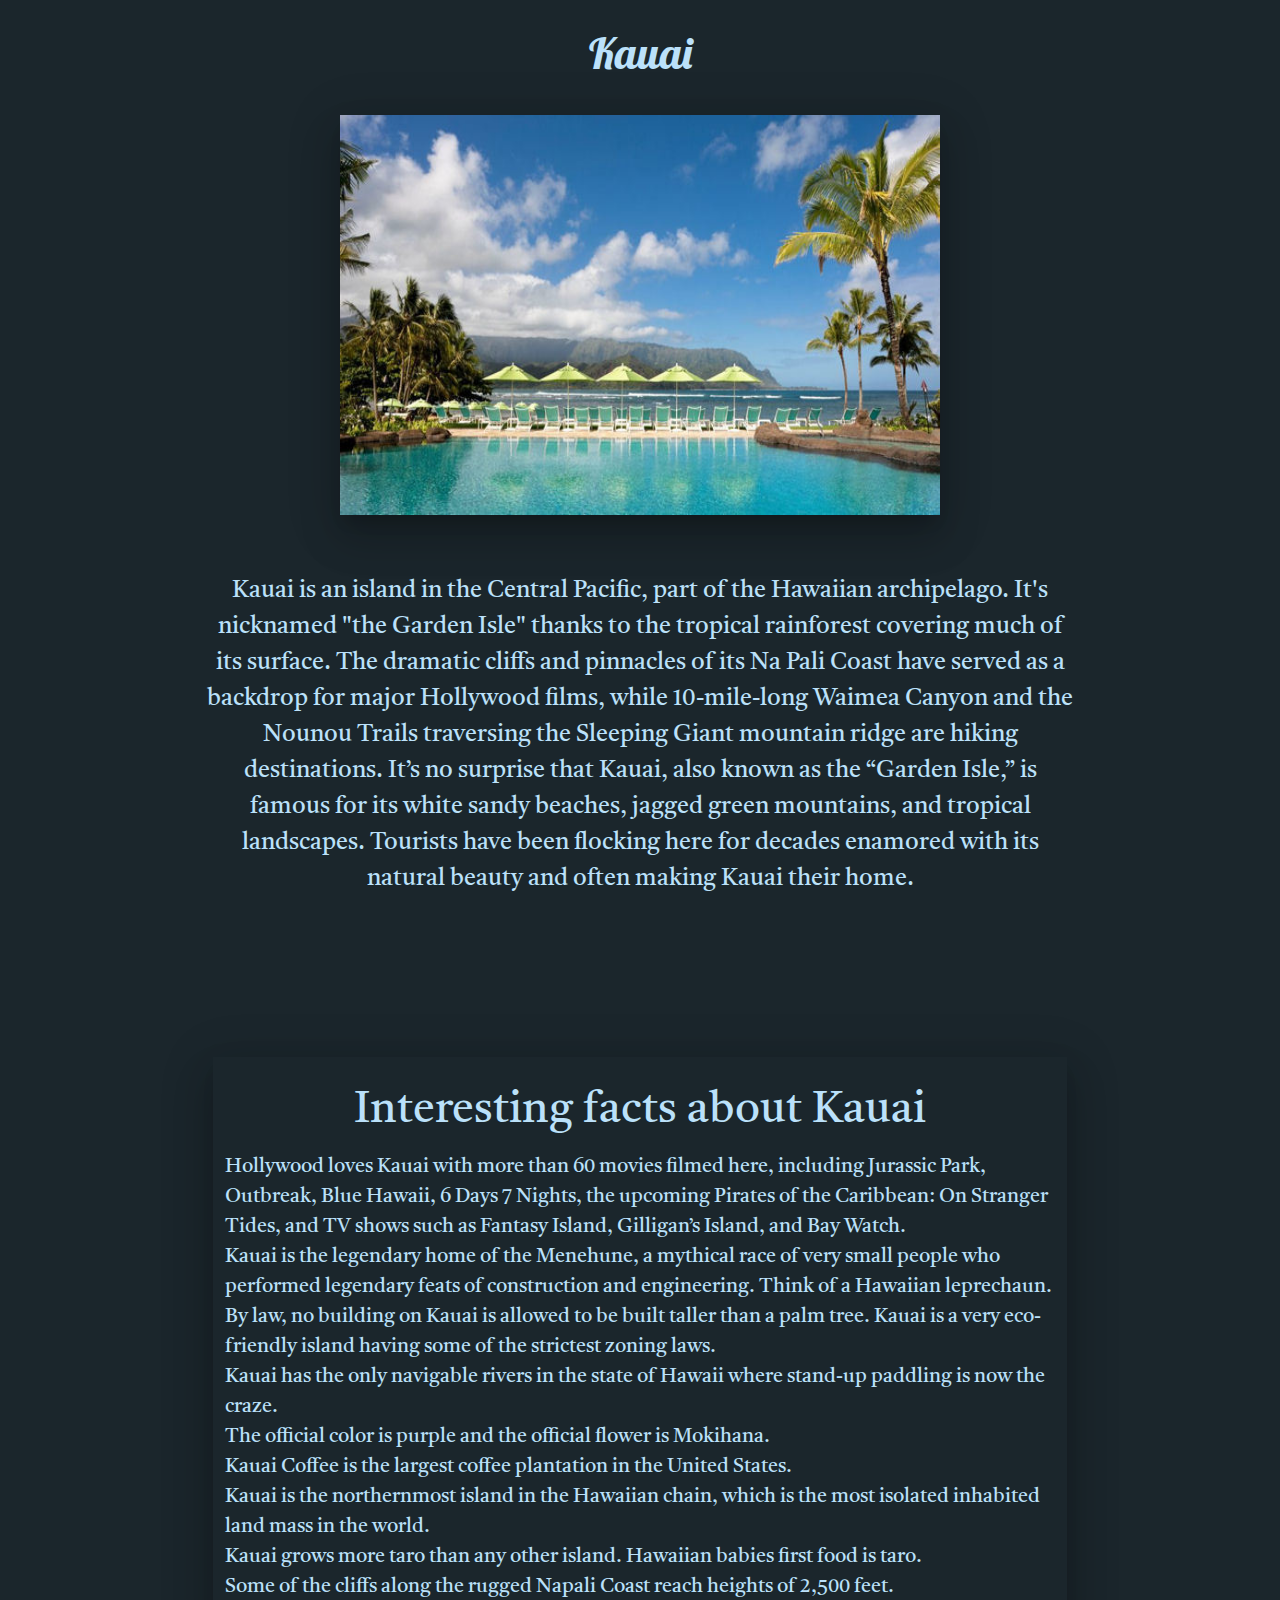
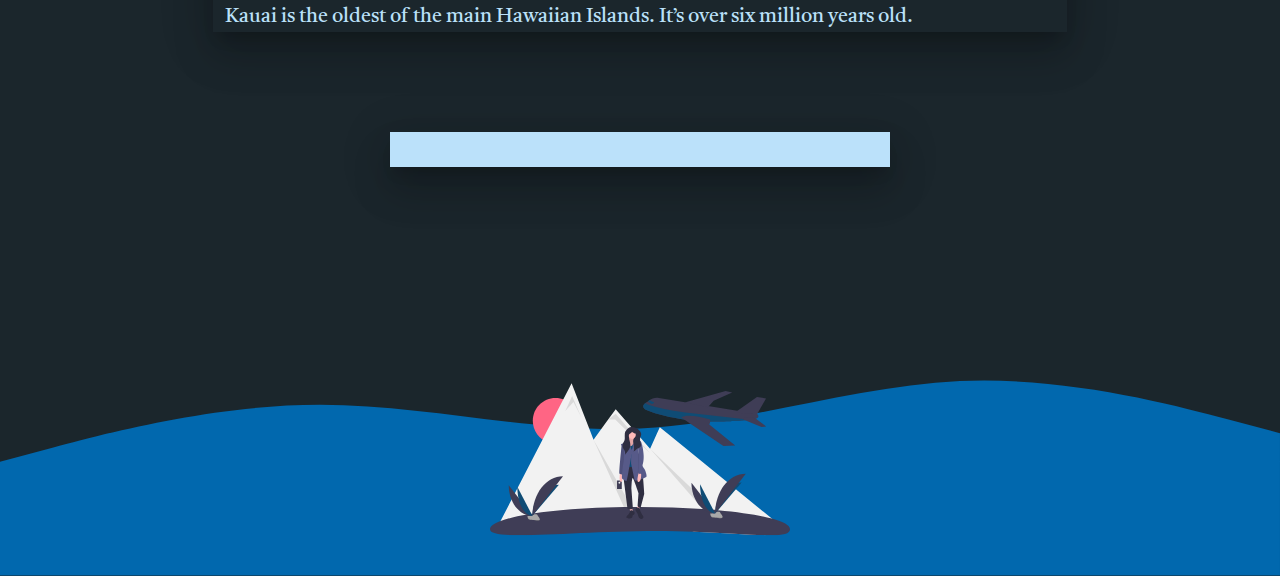
<file: kauai.html>
<!DOCTYPE html>
<html lang="en">

<head>
    <meta charset="UTF-8">
    <meta name="viewport" content="width=device-width, initial-scale=1.0">
    <title>Explore Outdoors</title>
    <link rel="stylesheet" href="./assets/styles/animations.css">
    <link href="https://fonts.googleapis.com/css2?family=Castoro&family=Lobster&display=swap" rel="stylesheet">
    <link rel="stylesheet" href="https://cdnjs.cloudflare.com/ajax/libs/materialize/1.0.0/css/materialize.min.css">
    <link rel="stylesheet" href="https://cdnjs.cloudflare.com/ajax/libs/animate.css/4.1.1/animate.min.css" />
    <link rel="stylesheet" href="./assets/styles/style.css">
</head>


<body class="body">
    <div class="container center-align">
        <div class="row">
            <!-- City information -->
            <h3 class="resultHeader header col s12 animate__animated animate__flipInX">
                Kauai
            </h3>
        </div>
        <div class="row">
            <div class="col s12">
                <article class="cities" id="Kauai">
                    <!-- Image -->
                    <img src="./assets/images/kauai.jpg"
                        class="z-depth-5 animate__animated animate__jackInTheBox city-img" width="600" height="400">
                    <p class="animate__animated animate__fadeInUp result-info">
                        Kauai is an island in the Central Pacific, part of the Hawaiian archipelago. It's nicknamed "the
                        Garden
                        Isle" thanks to the tropical rainforest covering much of its surface. The dramatic cliffs and
                        pinnacles of
                        its Na Pali Coast have served as a backdrop for major Hollywood films, while 10-mile-long Waimea
                        Canyon and
                        the Nounou Trails traversing the Sleeping Giant mountain ridge are hiking destinations.
                        It’s no surprise that Kauai, also known as the “Garden Isle,” is famous for its white sandy
                        beaches, jagged
                        green mountains, and tropical landscapes. Tourists have been flocking here for decades enamored
                        with its
                        natural beauty and often making Kauai their home.
                    </p>
                </article>
            </div>
        </div>
        <div class="row stats animate__animated animate__fadeInUp result-info">
        </div>
    </div>
    <div class="row center-align facts-container">
        <div class="col s8 offset-s2 z-depth-5 facts">
            <h3> Interesting facts about Kauai</h3>
            <ul>
                <li class="left-align">
                    Hollywood loves Kauai with more than 60 movies filmed here, including Jurassic Park, Outbreak, Blue
                    Hawaii, 6 Days 7 Nights, the upcoming Pirates of the Caribbean: On Stranger Tides, and TV shows such
                    as
                    Fantasy Island, Gilligan’s Island, and Bay Watch.</li>
                <li class="left-align">Kauai is the legendary home of the Menehune, a mythical race of very small people
                    who performed
                    legendary feats of construction and engineering. Think of a Hawaiian leprechaun.</li>
                <li class="left-align">By law, no building on Kauai is allowed to be built taller than a palm tree.
                    Kauai is a very
                    eco-friendly island having some of the strictest zoning laws.</li>
                <li class="left-align">Kauai has the only navigable rivers in the state of Hawaii where stand-up
                    paddling is now the craze.
                </li>
                <li class="left-align">The official color is purple and the official flower is Mokihana.</li>
                <li class="left-align">Kauai Coffee is the largest coffee plantation in the United States.</li>
                <li class="left-align">Kauai is the northernmost island in the Hawaiian chain, which is the most
                    isolated inhabited land mass
                    in the world.</li>
                <li class="left-align">Kauai grows more taro than any other island. Hawaiian babies first food is taro.
                </li>
                <li class="left-align">Some of the cliffs along the rugged Napali Coast reach heights of 2,500 feet.
                </li>
                <li class="left-align">Kauai is the oldest of the main Hawaiian Islands. It’s over six million years
                    old.</li>
            </ul>
        </div>
    </div>
    <!-- City Info Ends -->

    <!-- Flight Widget -->

    <div class="container center-align widget z-depth-5">
        <div class="row">
            <div class="cityName" data-locale="en-US" data-currency="USD" data-skyscanner-widget="FlightSearchWidget"
                data-destination-name="'LIH'"></div>
        </div>
    </div>

    <!-- This content may need to be hiden or delayed to be shown until DOM content loads in order for a slopply load to not happen -->
    <footer>
        <!-- SVG File (Unfortunatly svgs will look like this) -->
        <svg class="back-ground-svg" xmlns="http://www.w3.org/2000/svg" viewBox="0 0 1440 320">
            <path fill="#0168AE" fill-opacity="1"
                d="M0,192L60,176C120,160,240,128,360,128C480,128,600,160,720,154.7C840,149,960,107,1080,101.3C1200,96,1320,128,1380,144L1440,160L1440,320L1380,320C1320,320,1200,320,1080,320C960,320,840,320,720,320C600,320,480,320,360,320C240,320,120,320,60,320L0,320Z">
            </path>
        </svg>
        <div class="lady-and-airplane-container">
            <svg class="plane-svg" width="1136" height="648" viewBox="0 0 1136 400" fill="none"
                xmlns="http://www.w3.org/2000/svg">
                <g id="results" clip-path="url(#clip0)">
                    <g id="lady-and-mountain">
                        <path id="Vector"
                            d="M248 300.523C295.496 300.523 334 262.019 334 214.523C334 167.026 295.496 128.523 248 128.523C200.504 128.523 162 167.026 162 214.523C162 262.019 200.504 300.523 248 300.523Z"
                            fill="#FF6584" />
                        <path id="Vector_2"
                            d="M1100.4 611.792C1095.34 616.343 1090.02 620.594 1084.47 624.522C1071.29 633.793 1057.04 641.451 1042.04 647.332C979.69 645.832 888.03 638.182 772.33 634.102C763.7 631.153 754.873 627.959 745.85 624.522C733.91 619.972 721.627 614.972 709 609.522C656.56 586.862 602.72 572.132 549.39 563.332C537.93 561.442 526.5 559.822 515.1 558.472C274.28 529.672 52.2 614.292 26.48 624.523H24L39.82 593.883L309 72.5225L371.95 234.143L392.04 285.733L447.41 209.753L476 170.523L606.2 319.793L643 238.523L897.78 446.443L911.99 458.033L926.37 469.773L930.95 473.513L1067.16 584.672L1100.4 611.792Z"
                            fill="#F2F2F2" />
                        <path id="Vector_3" opacity="0.1"
                            d="M285 177.523L311 120.523L347 203.523L316 143.523L285 177.523Z" fill="black" />
                        <path id="Vector_4" opacity="0.1"
                            d="M549.39 563.333C537.93 561.443 526.5 559.823 515.1 558.473L392.04 285.732L549.39 563.333Z"
                            fill="black" />
                        <path id="Vector_5" opacity="0.1"
                            d="M447.411 209.752L476 187.523L606 337.523L474 209.523L447.411 209.752Z" fill="black" />
                        <path id="Vector_6" opacity="0.1"
                            d="M606.197 319.789L866 568.523L830.464 576.904L606.197 319.789Z" fill="black" />
                        <path id="Vector_7"
                            d="M1136 625.023C1136 644.393 1103.04 648.803 1042.04 647.333C979.69 645.833 888.03 638.182 772.33 634.102C728.57 632.562 681.36 631.523 631 631.523C317.3 631.523 0 671.693 0 625.023C0 614.023 14.12 603.523 39.82 593.883C116.02 565.303 294 544.372 507.22 541.002C516.92 540.842 526.69 540.726 536.53 540.653C546.95 540.563 557.44 540.519 568 540.523C652.77 540.523 733.21 543.282 805.46 548.232C805.69 548.252 805.91 548.272 806.14 548.283C811.94 548.683 817.683 549.096 823.37 549.523C829.58 549.993 835.723 550.476 841.8 550.973C843.05 551.073 844.3 551.172 845.54 551.283C846.44 551.352 847.34 551.433 848.23 551.513C849.87 551.643 851.51 551.783 853.13 551.933C853.187 551.931 853.244 551.934 853.3 551.943C856.28 552.203 859.24 552.463 862.18 552.723C862.49 552.753 862.8 552.783 863.11 552.802C948.56 560.552 1019.18 571.562 1067.16 584.672C1111.06 596.663 1136 610.403 1136 625.023Z"
                            fill="#3F3D56" />
                        <path id="Vector_8"
                            d="M141.788 574.816C141.788 574.816 154.522 574.423 158.359 571.691C162.197 568.958 177.947 565.695 178.899 570.078C179.851 574.46 198.036 591.875 183.659 591.991C169.283 592.107 150.255 589.752 146.425 587.419C142.594 585.086 141.788 574.816 141.788 574.816Z"
                            fill="#A8A8A8" />
                        <path id="Vector_9" opacity="0.2"
                            d="M183.916 590.466C169.54 590.582 150.512 588.226 146.681 585.893C143.764 584.116 142.602 577.741 142.213 574.799C141.944 574.811 141.788 574.816 141.788 574.816C141.788 574.816 142.594 585.086 146.425 587.419C150.255 589.752 169.283 592.107 183.659 591.991C187.809 591.958 189.243 590.481 189.164 588.295C188.587 589.616 187.005 590.441 183.916 590.466Z"
                            fill="black" />
                        <path id="Vector_10"
                            d="M833.788 565.816C833.788 565.816 846.522 565.423 850.359 562.691C854.197 559.958 869.947 556.695 870.899 561.078C871.851 565.46 890.036 582.875 875.659 582.991C861.283 583.107 842.255 580.752 838.425 578.419C834.594 576.086 833.788 565.816 833.788 565.816Z"
                            fill="#A8A8A8" />
                        <path id="Vector_11" opacity="0.2"
                            d="M875.916 581.466C861.539 581.582 842.512 579.226 838.681 576.893C835.764 575.116 834.602 568.741 834.213 565.799C833.944 565.811 833.788 565.816 833.788 565.816C833.788 565.816 834.594 576.086 838.425 578.419C842.255 580.752 861.283 583.107 875.659 582.991C879.809 582.958 881.243 581.481 881.164 579.295C880.587 580.616 879.005 581.441 875.916 581.466Z"
                            fill="black" />
                        <path id="Vector_12" d="M499 440.479H481V472.566H499V440.479Z" fill="#3F3D56" />
                        <path id="Vector_13"
                            d="M490 452.609C491.945 452.609 493.522 451.033 493.522 449.088C493.522 447.143 491.945 445.566 490 445.566C488.055 445.566 486.478 447.143 486.478 449.088C486.478 451.033 488.055 452.609 490 452.609Z"
                            fill="#F2F2F2" />
                        <path id="Vector_14"
                            d="M492.182 413.059C492.182 413.059 486.704 444.834 496.565 445.93C506.426 447.025 497.661 411.963 497.661 411.963L492.182 413.059Z"
                            fill="#FFB9B9" />
                        <path id="Vector_15"
                            d="M498.756 304.586C498.756 304.586 487.252 413.607 490.539 415.25C493.826 416.894 502.591 419.085 504.235 417.442C505.878 415.798 512.453 348.413 512.453 348.413L507.522 313.351L498.756 304.586Z"
                            fill="#575A89" />
                        <path id="Vector_16" opacity="0.1"
                            d="M498.756 304.586C498.756 304.586 487.252 413.607 490.539 415.25C493.826 416.894 502.591 419.085 504.235 417.442C505.878 415.798 512.453 348.413 512.453 348.413L507.522 313.351L498.756 304.586Z"
                            fill="black" />
                        <path id="Vector_17" d="M554.363 255.554H519.848V292.807H554.363V255.554Z" fill="#2F2E41" />
                        <path id="Vector_18"
                            d="M527.792 272.263C527.792 272.263 526.697 296.368 519.027 298.012C511.357 299.655 526.149 327.595 526.149 327.595L549.158 325.404L554.637 292.533C554.637 292.533 542.036 290.342 546.419 273.359L527.792 272.263Z"
                            fill="#FFB9B9" />
                        <path id="Vector_19" opacity="0.1"
                            d="M527.792 272.263C527.792 272.263 526.697 296.368 519.027 298.012C511.357 299.655 526.149 327.595 526.149 327.595L549.158 325.404L554.637 292.533C554.637 292.533 542.036 290.342 546.419 273.359L527.792 272.263Z"
                            fill="black" />
                        <path id="Vector_20"
                            d="M528.888 547.829L530.531 557.142L540.393 554.951L538.201 545.637L528.888 547.829Z"
                            fill="#FFB9B9" />
                        <path id="Vector_21"
                            d="M560.115 533.585L556.828 543.446L567.237 548.924L567.785 540.707L560.115 533.585Z"
                            fill="#FFB9B9" />
                        <path id="Vector_22"
                            d="M517.383 385.667C517.383 385.667 504.235 424.016 506.974 442.095C509.713 460.174 520.67 546.185 520.67 546.185C520.67 546.185 533.271 554.403 540.941 545.089L535.462 471.678C535.462 471.678 536.558 427.303 540.94 431.686C545.323 436.068 562.306 487.566 562.306 487.566L559.019 534.133C559.019 534.133 560.663 548.377 570.524 542.35L584.22 490.853C584.22 490.853 579.837 421.824 577.646 419.085C575.455 416.346 561.211 384.571 561.211 384.571L517.383 385.667Z"
                            fill="#2F2E41" />
                        <path id="Vector_23"
                            d="M539.023 282.946C547.797 282.946 554.91 275.833 554.91 267.058C554.91 258.284 547.797 251.171 539.023 251.171C530.249 251.171 523.135 258.284 523.135 267.058C523.135 275.833 530.249 282.946 539.023 282.946Z"
                            fill="#FFB9B9" />
                        <path id="Vector_24"
                            d="M522.862 306.229C522.862 306.229 528.888 314.995 536.558 308.969C544.227 302.942 548.61 302.394 548.61 302.394L557.924 307.873L555.732 329.239L559.019 388.406C559.019 388.406 519.027 391.693 516.835 387.31C514.644 382.928 519.575 364.301 519.575 364.301L512.453 324.308V306.229H522.862Z"
                            fill="#0F4C75" />
                        <path id="Vector_25"
                            d="M535.462 322.117C535.462 322.117 525.601 291.985 522.314 291.438C519.027 290.89 509.713 297.464 509.713 297.464C509.713 297.464 496.017 301.847 496.017 304.586C496.017 307.325 498.209 307.325 498.209 307.325L505.878 322.117C505.878 322.117 509.166 335.265 508.07 344.031C507.409 349.299 507.226 354.617 507.522 359.918C507.522 359.918 495.469 432.234 501.496 434.425C507.522 436.616 507.522 438.808 507.522 438.808C507.522 438.808 516.287 443.738 517.931 441.547C519.574 439.356 535.462 345.126 535.462 345.126C535.462 345.126 543.68 329.239 535.462 322.117Z"
                            fill="#575A89" />
                        <path id="Vector_26"
                            d="M537.653 322.117C537.653 322.117 542.584 310.612 539.845 302.942C539.845 302.942 542.584 302.394 543.68 300.751C544.775 299.107 543.68 290.89 546.419 290.342C549.158 289.794 569.428 290.342 570.524 291.438C571.62 292.533 574.907 300.203 574.907 300.203H573.263L561.211 319.926C561.211 319.926 567.237 357.179 566.141 363.205C565.046 369.231 582.029 394.432 584.22 396.076C586.411 397.719 596.273 424.016 591.89 426.755C587.507 429.494 549.158 447.025 547.515 438.26C545.871 429.494 534.366 376.901 534.366 376.901C534.366 376.901 533.818 347.866 535.462 340.744C537.106 333.622 537.653 322.117 537.653 322.117Z"
                            fill="#575A89" />
                        <path id="Vector_27"
                            d="M563.402 409.772C563.402 409.772 551.897 447.573 563.402 445.93C574.907 444.286 572.167 408.676 572.167 408.676L563.402 409.772Z"
                            fill="#FFB9B9" />
                        <path id="Vector_28"
                            d="M539.321 554.97C539.321 554.97 548.404 557.565 547.755 563.404C547.553 565.101 546.906 566.714 545.881 568.081C544.856 569.447 543.488 570.52 541.916 571.189C540.965 571.807 540.214 572.688 539.754 573.724C539.293 574.761 539.143 575.908 539.321 577.028C539.97 580.921 534.131 586.76 524.399 584.165C514.668 581.57 516.614 578.975 516.614 578.975C517.144 576.096 518.772 573.537 521.156 571.838C525.048 569.243 529.59 560.16 529.59 559.511C529.59 558.863 530.887 554.321 530.887 554.321C530.887 554.321 536.077 551.077 539.321 554.97Z"
                            fill="#2F2E41" />
                        <path id="Vector_29"
                            d="M558.471 542.35C558.471 542.35 548.61 546.733 550.802 552.211C552.993 557.69 560.115 565.36 561.211 573.577C562.306 581.795 571.62 588.917 578.194 584.534C584.768 580.151 577.098 571.386 577.098 571.386C577.098 571.386 568.88 556.046 568.333 552.759C567.785 549.472 569.428 546.185 566.141 545.089C562.854 543.994 558.471 542.35 558.471 542.35Z"
                            fill="#2F2E41" />
                        <path id="Vector_30" opacity="0.1"
                            d="M572.989 305.955C572.989 305.955 571.62 299.655 573.263 303.49C574.907 307.325 586.959 353.892 576.002 381.832C576.002 381.832 574.907 416.346 573.811 416.346C572.715 416.346 559.567 415.798 560.115 411.963C560.663 408.128 561.758 346.222 561.758 342.387C561.758 338.552 563.676 313.625 563.676 313.625L572.989 305.955Z"
                            fill="black" />
                        <path id="Vector_31"
                            d="M570.524 296.368C572.28 298.547 573.753 300.941 574.907 303.49C576.55 307.325 588.603 353.892 577.646 381.832C577.646 381.832 576.55 416.346 575.455 416.346C574.359 416.346 561.211 415.798 561.758 411.963C562.306 408.128 563.402 346.222 563.402 342.387C563.402 338.552 560.115 312.804 560.115 312.804L570.524 296.368Z"
                            fill="#575A89" />
                        <path id="Vector_32"
                            d="M530.067 239.088C524.319 240.885 520.027 245.581 516.026 250.083C514.471 251.675 513.151 253.482 512.108 255.448C511.092 257.954 510.555 260.629 510.525 263.334C510.259 267.525 510.173 271.723 510.27 275.927C510.362 279.954 510.609 284.083 509.371 287.916C508.174 291.622 505.682 294.755 503.971 298.254C501.241 303.835 500.611 310.607 503.131 316.286C504.518 319.412 506.763 322.072 508.44 325.052C511.406 330.36 512.505 336.509 511.56 342.515L519.449 332.295C524.502 325.75 529.714 318.853 531.136 310.707C533.198 298.892 526.895 287.319 525.652 275.39C525.305 272.064 525.421 268.472 527.304 265.708C530.083 261.627 536.128 260.186 537.799 255.541C538.041 257.486 549.694 263.682 551.097 262.476C551.961 264.806 552.211 267.317 551.826 269.771C551.441 272.225 550.432 274.539 548.896 276.491C547.768 277.892 546.381 279.07 545.281 280.492C542.432 284.176 541.784 289.144 542.186 293.783C542.588 298.423 543.924 302.929 544.63 307.533C545.227 312.116 545.512 316.735 545.483 321.357C545.536 324.556 545.448 328.127 543.204 330.408C546.884 329.119 550.246 327.058 553.065 324.365C554.595 322.699 556.239 321.142 557.984 319.703C561.513 317.157 566.294 316.402 569.173 313.139C571.743 310.225 572.153 305.951 571.549 302.114C570.945 298.276 569.473 294.624 568.732 290.81C567.796 285.959 568.058 280.953 569.495 276.226C570.543 272.793 572.215 269.483 572.42 265.9C572.837 258.59 567.201 252.476 561.782 247.552C553.664 240.177 541.092 235.641 530.067 239.088Z"
                            fill="#2F2E41" />
                    </g>
                    <g id="plane">
                        <path id="Vector_33"
                            d="M1007.19 206.367C1002.33 208.16 993.806 209.627 983.935 210.811C957.096 214.031 920.315 215.175 920.315 215.175C920.315 215.175 731.29 230.854 589.609 172.544C589.609 172.544 569.001 161.738 588.144 147.2C591.085 145.025 594.213 143.115 597.492 141.493C597.492 141.493 597.571 141.412 597.728 141.262C599.902 139.251 602.253 137.44 604.751 135.849C612.09 131.105 624.485 125.476 639.567 128.025L1011.66 188.212C1011.66 188.212 1025.25 199.695 1007.19 206.367Z"
                            fill="#3F3D56" />
                        <path id="Vector_34"
                            d="M933.044 179.092L1010.94 123.821L1045.28 129.759L1011.66 188.211C1011.66 188.211 933.939 188.829 933.044 179.092Z"
                            fill="#3F3D56" />
                        <path id="Vector_35"
                            d="M736.923 145.517L892.088 102L917.101 107.226L847.01 138.756L825.1 163.264L736.923 145.517Z"
                            fill="#3F3D56" />
                        <path id="Vector_36"
                            d="M983.935 210.811C957.096 214.031 920.315 215.175 920.315 215.175C920.315 215.175 731.29 230.854 589.609 172.544C589.609 172.544 569.001 161.738 588.144 147.2L588.209 147.466C588.209 147.466 618.778 168.128 764.845 185.38L983.935 210.811Z"
                            fill="#0F4C75" />
                        <path id="Vector_37"
                            d="M958.992 209.616L1028.37 237.94L1045.79 236.005L1004.3 204.82C1004.3 204.82 954.109 194.117 958.992 209.616Z"
                            fill="#3F3D56" />
                        <path id="Vector_38"
                            d="M613.338 150.492C610.025 150.55 602.442 144.996 597.728 141.262C599.902 139.251 602.253 137.44 604.751 135.849C608.551 138.765 615.316 143.488 619.076 143.32C624.504 143.077 618.32 150.405 613.338 150.492Z"
                            fill="#0F4C75" />
                        <path id="Vector_39"
                            d="M928.496 307.532L883.957 309.86L758.737 225.42L735.49 209.744L724.192 202.125C745.379 184.218 831.808 208.908 831.808 208.908C833.463 210.305 833.989 212.625 833.913 215.187C833.771 219.989 831.516 225.641 830.646 227.653C830.437 228.138 830.309 228.41 830.309 228.41L928.496 307.532Z"
                            fill="#3F3D56" />
                    </g>
                    <g id="left-hand-right-leaf">
                        <path id="Vector_40"
                            d="M70.8867 458.182C70.8867 522.198 111.047 573.999 160.678 573.999L70.8867 458.182Z"
                            fill="#3F3D56" />
                        <path id="Vector_41"
                            d="M103.42 463.985C103.42 524.794 129.029 573.999 160.678 573.999L103.42 463.985Z"
                            fill="#0F4C75" />
                    </g>
                    <g id="left-hand-left-leaf">
                        <path id="Vector_42"
                            d="M160.678 573.999C160.678 509.264 205.494 456.881 260.879 456.881L160.678 573.999Z"
                            fill="#0F4C75" />
                        <path id="Vector_43"
                            d="M160.678 573.999C160.678 491.282 212.479 424.348 276.495 424.348L160.678 573.999Z"
                            fill="#3F3D56" />
                    </g>
                    <g id="right-hand-right-leaf">
                        <path id="Vector_44"
                            d="M852.678 564.999C852.678 500.264 897.494 447.881 952.879 447.881L852.678 564.999Z"
                            fill="#0F4C75" />
                        <path id="Vector_45"
                            d="M852.678 564.999C852.678 482.282 904.479 415.348 968.495 415.348L852.678 564.999Z"
                            fill="#3F3D56" />
                    </g>
                    <g id="right-hand-left-leaf">
                        <path id="Vector_46"
                            d="M762.887 449.182C762.887 513.198 803.047 564.999 852.678 564.999L762.887 449.182Z"
                            fill="#3F3D56" />
                        <path id="Vector_47"
                            d="M795.42 454.985C795.42 515.794 821.029 564.999 852.678 564.999L795.42 454.985Z"
                            fill="#0F4C75" />
                    </g>
                </g>
                <defs>
                    <clipPath id="clip0">
                        <rect width="1136" height="647.595" fill="white" />
                    </clipPath>
                </defs>
            </svg>
        </div>
    </footer>
    <script src="https://code.jquery.com/jquery-3.5.1.slim.min.js"
        integrity="sha256-4+XzXVhsDmqanXGHaHvgh1gMQKX40OUvDEBTu8JcmNs=" crossorigin="anonymous">
    </script>
    <script src="https://widgets.skyscanner.net/widget-server/js/loader.js" async></script>
    <script src='./assets/js/results.js'></script>
</body>

</html>
</file>
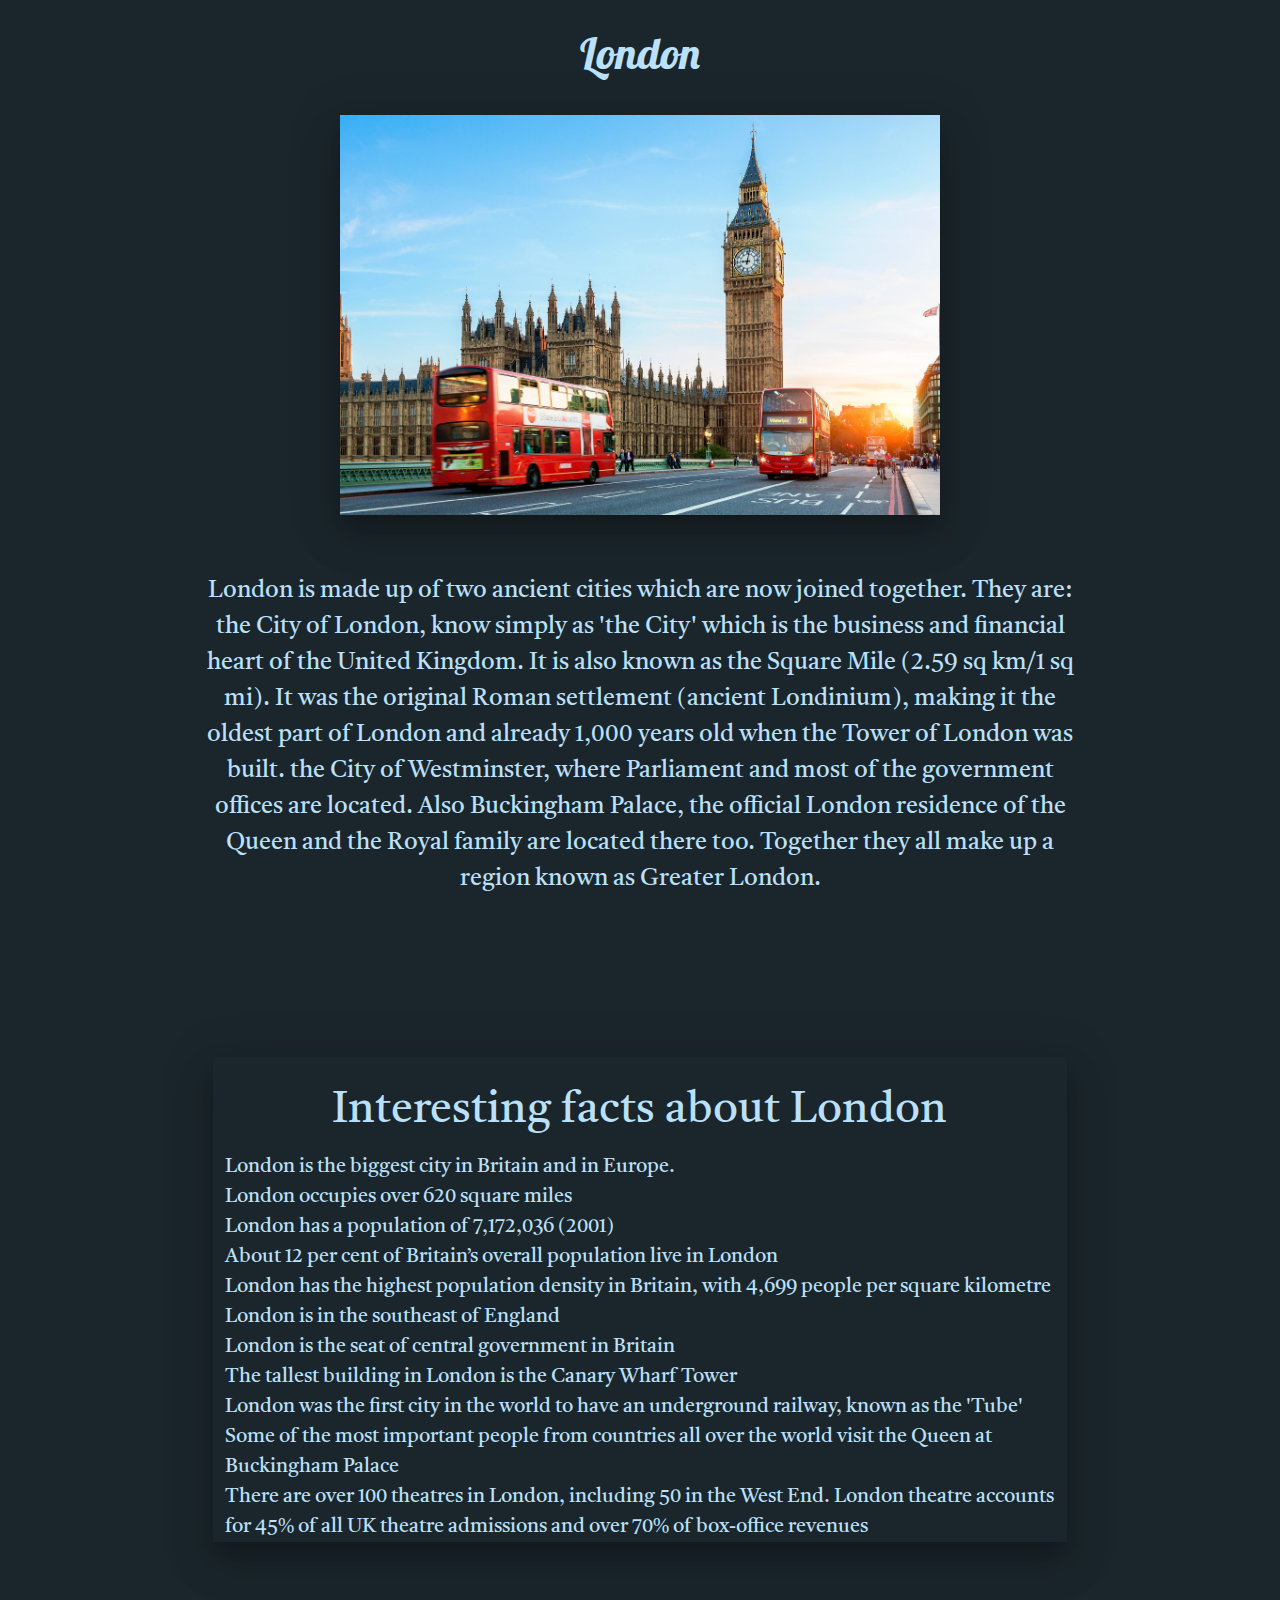
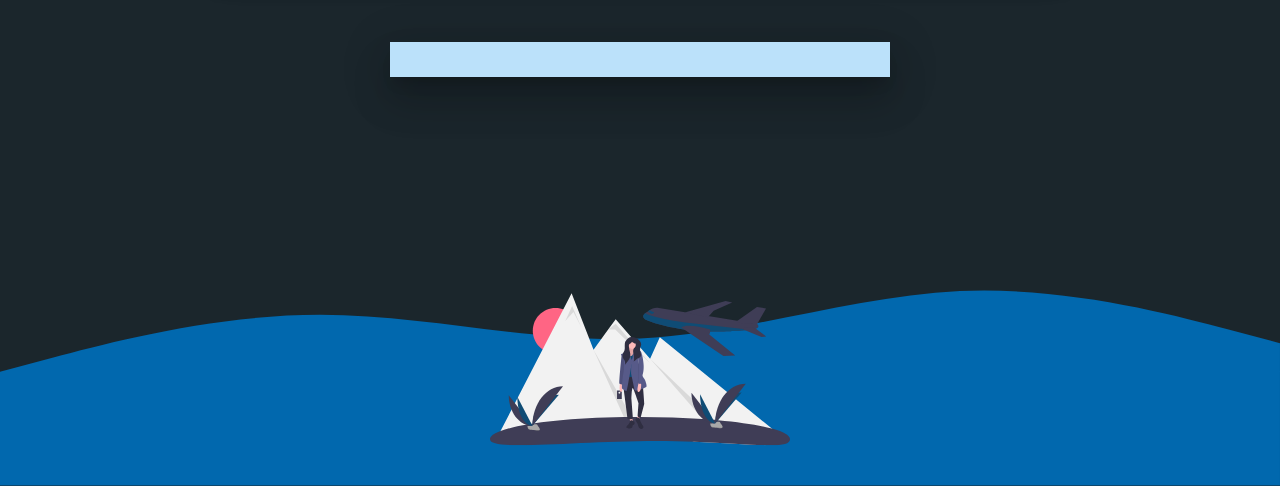
<file: london.html>
<!DOCTYPE html>
<html lang="en">

<head>
    <meta charset="UTF-8">
    <meta name="viewport" content="width=device-width, initial-scale=1.0">
    <title>Explore Outdoors</title>
    <link rel="stylesheet" href="./assets/styles/animations.css">
    <link href="https://fonts.googleapis.com/css2?family=Castoro&family=Lobster&display=swap" rel="stylesheet">
    <link rel="stylesheet" href="https://cdnjs.cloudflare.com/ajax/libs/materialize/1.0.0/css/materialize.min.css">
    <link
    rel="stylesheet"
    href="https://cdnjs.cloudflare.com/ajax/libs/animate.css/4.1.1/animate.min.css"
  />
    <link rel="stylesheet" href="./assets/styles/style.css">
</head>

<body class="body">
    <div class="container center-align">
        <div class="row">
            <!-- City Information -->
            <h3 class="resultHeader header col s12 animate__animated animate__flipInX">
                London
            </h3>
        </div>
        <div class="col s12">
            <article class="cities" id="London">
                <!-- Image -->
                <img class="z-depth-5 animate__animated animate__jackInTheBox city-img" src="./assets/images/london-big-ben.jpg" width="600" height="400">

                <p class="animate__animated animate__fadeInUp result-info">London is made up of two ancient cities which are now joined together.
                    They are:

                    the City of London, know simply as 'the City' which is the business and financial heart of the United
                    Kingdom.
                    It is also known as the Square Mile (2.59 sq km/1 sq mi). It was the original Roman settlement (ancient
                    Londinium), making it the oldest part of London and already 1,000 years old when the Tower of London was
                    built.

                    the City of Westminster, where Parliament and most of the government offices are located. Also
                    Buckingham
                    Palace, the official London residence of the Queen and the Royal family are located there too.

                    Together they all make up a region known as Greater London.
                </p>
            </article>
        </div>
        <div class="row stats animate__animated animate__fadeInUp result-info">
        </div>
    </div>
    <div class="row center-align facts-container">
        <div class="col s8 offset-s2 z-depth-5 facts">
            <h3> Interesting facts about London</h3>

            <ul>
                <li class="left-align">London is the biggest city in Britain and in Europe.</li>
                <li class="left-align">London occupies over 620 square miles</li>
                <li class="left-align"> London has a population of 7,172,036 (2001)</li>
                <li class="left-align"> About 12 per cent of Britain’s overall population live in London</li>
                <li class="left-align"> London has the highest population density in Britain, with 4,699 people per square kilometre </li>
                <li class="left-align">London is in the southeast of England </li>
                <li class="left-align"> London is the seat of central government in Britain </li>
                <li class="left-align"> The tallest building in London is the Canary Wharf Tower </li>
                <li class="left-align"> London was the first city in the world to have an underground railway, known as the 'Tube'</li>
                <li class="left-align">Some of the most important people from countries all over the world visit the Queen at Buckingham
                        Palace</li>
                <li class="left-align">There are over 100 theatres in London, including 50 in the West End. London theatre accounts for 45%
                    of
                    all UK
                    theatre admissions and over 70% of box-office revenues</li>
            </ul>
        <!-- City Info Ends -->
        </div>
    </div>

    <!-- Flight Widget -->
    <div class="container center-align widget z-depth-5">
        <div class="row">
            <div class="cityName" 
            data-locale="en-US" 
            data-currency="USD" 
            data-skyscanner-widget="FlightSearchWidget"
            data-destination-name="'LCY'"
            ></div>
        </div>
    </div>

    <!-- This content may need to be hiden or delayed to be shown until DOM content loads in order for a slopply load to not happen -->

    <footer>
        <!-- SVG File (Unfortunatly svgs will look like this) -->
        <svg class="back-ground-svg" xmlns="http://www.w3.org/2000/svg" viewBox="0 0 1440 320">
            <path fill="#0168AE" fill-opacity="1"
                d="M0,192L60,176C120,160,240,128,360,128C480,128,600,160,720,154.7C840,149,960,107,1080,101.3C1200,96,1320,128,1380,144L1440,160L1440,320L1380,320C1320,320,1200,320,1080,320C960,320,840,320,720,320C600,320,480,320,360,320C240,320,120,320,60,320L0,320Z">
            </path>
        </svg>
        <div class="lady-and-airplane-container">
            <svg class="plane-svg" width="1136" height="648" viewBox="0 0 1136 400" fill="none"
                xmlns="http://www.w3.org/2000/svg">
                <g id="results" clip-path="url(#clip0)">
                    <g id="lady-and-mountain">
                        <path id="Vector"
                            d="M248 300.523C295.496 300.523 334 262.019 334 214.523C334 167.026 295.496 128.523 248 128.523C200.504 128.523 162 167.026 162 214.523C162 262.019 200.504 300.523 248 300.523Z"
                            fill="#FF6584" />
                        <path id="Vector_2"
                            d="M1100.4 611.792C1095.34 616.343 1090.02 620.594 1084.47 624.522C1071.29 633.793 1057.04 641.451 1042.04 647.332C979.69 645.832 888.03 638.182 772.33 634.102C763.7 631.153 754.873 627.959 745.85 624.522C733.91 619.972 721.627 614.972 709 609.522C656.56 586.862 602.72 572.132 549.39 563.332C537.93 561.442 526.5 559.822 515.1 558.472C274.28 529.672 52.2 614.292 26.48 624.523H24L39.82 593.883L309 72.5225L371.95 234.143L392.04 285.733L447.41 209.753L476 170.523L606.2 319.793L643 238.523L897.78 446.443L911.99 458.033L926.37 469.773L930.95 473.513L1067.16 584.672L1100.4 611.792Z"
                            fill="#F2F2F2" />
                        <path id="Vector_3" opacity="0.1"
                            d="M285 177.523L311 120.523L347 203.523L316 143.523L285 177.523Z" fill="black" />
                        <path id="Vector_4" opacity="0.1"
                            d="M549.39 563.333C537.93 561.443 526.5 559.823 515.1 558.473L392.04 285.732L549.39 563.333Z"
                            fill="black" />
                        <path id="Vector_5" opacity="0.1"
                            d="M447.411 209.752L476 187.523L606 337.523L474 209.523L447.411 209.752Z" fill="black" />
                        <path id="Vector_6" opacity="0.1"
                            d="M606.197 319.789L866 568.523L830.464 576.904L606.197 319.789Z" fill="black" />
                        <path id="Vector_7"
                            d="M1136 625.023C1136 644.393 1103.04 648.803 1042.04 647.333C979.69 645.833 888.03 638.182 772.33 634.102C728.57 632.562 681.36 631.523 631 631.523C317.3 631.523 0 671.693 0 625.023C0 614.023 14.12 603.523 39.82 593.883C116.02 565.303 294 544.372 507.22 541.002C516.92 540.842 526.69 540.726 536.53 540.653C546.95 540.563 557.44 540.519 568 540.523C652.77 540.523 733.21 543.282 805.46 548.232C805.69 548.252 805.91 548.272 806.14 548.283C811.94 548.683 817.683 549.096 823.37 549.523C829.58 549.993 835.723 550.476 841.8 550.973C843.05 551.073 844.3 551.172 845.54 551.283C846.44 551.352 847.34 551.433 848.23 551.513C849.87 551.643 851.51 551.783 853.13 551.933C853.187 551.931 853.244 551.934 853.3 551.943C856.28 552.203 859.24 552.463 862.18 552.723C862.49 552.753 862.8 552.783 863.11 552.802C948.56 560.552 1019.18 571.562 1067.16 584.672C1111.06 596.663 1136 610.403 1136 625.023Z"
                            fill="#3F3D56" />
                        <path id="Vector_8"
                            d="M141.788 574.816C141.788 574.816 154.522 574.423 158.359 571.691C162.197 568.958 177.947 565.695 178.899 570.078C179.851 574.46 198.036 591.875 183.659 591.991C169.283 592.107 150.255 589.752 146.425 587.419C142.594 585.086 141.788 574.816 141.788 574.816Z"
                            fill="#A8A8A8" />
                        <path id="Vector_9" opacity="0.2"
                            d="M183.916 590.466C169.54 590.582 150.512 588.226 146.681 585.893C143.764 584.116 142.602 577.741 142.213 574.799C141.944 574.811 141.788 574.816 141.788 574.816C141.788 574.816 142.594 585.086 146.425 587.419C150.255 589.752 169.283 592.107 183.659 591.991C187.809 591.958 189.243 590.481 189.164 588.295C188.587 589.616 187.005 590.441 183.916 590.466Z"
                            fill="black" />
                        <path id="Vector_10"
                            d="M833.788 565.816C833.788 565.816 846.522 565.423 850.359 562.691C854.197 559.958 869.947 556.695 870.899 561.078C871.851 565.46 890.036 582.875 875.659 582.991C861.283 583.107 842.255 580.752 838.425 578.419C834.594 576.086 833.788 565.816 833.788 565.816Z"
                            fill="#A8A8A8" />
                        <path id="Vector_11" opacity="0.2"
                            d="M875.916 581.466C861.539 581.582 842.512 579.226 838.681 576.893C835.764 575.116 834.602 568.741 834.213 565.799C833.944 565.811 833.788 565.816 833.788 565.816C833.788 565.816 834.594 576.086 838.425 578.419C842.255 580.752 861.283 583.107 875.659 582.991C879.809 582.958 881.243 581.481 881.164 579.295C880.587 580.616 879.005 581.441 875.916 581.466Z"
                            fill="black" />
                        <path id="Vector_12" d="M499 440.479H481V472.566H499V440.479Z" fill="#3F3D56" />
                        <path id="Vector_13"
                            d="M490 452.609C491.945 452.609 493.522 451.033 493.522 449.088C493.522 447.143 491.945 445.566 490 445.566C488.055 445.566 486.478 447.143 486.478 449.088C486.478 451.033 488.055 452.609 490 452.609Z"
                            fill="#F2F2F2" />
                        <path id="Vector_14"
                            d="M492.182 413.059C492.182 413.059 486.704 444.834 496.565 445.93C506.426 447.025 497.661 411.963 497.661 411.963L492.182 413.059Z"
                            fill="#FFB9B9" />
                        <path id="Vector_15"
                            d="M498.756 304.586C498.756 304.586 487.252 413.607 490.539 415.25C493.826 416.894 502.591 419.085 504.235 417.442C505.878 415.798 512.453 348.413 512.453 348.413L507.522 313.351L498.756 304.586Z"
                            fill="#575A89" />
                        <path id="Vector_16" opacity="0.1"
                            d="M498.756 304.586C498.756 304.586 487.252 413.607 490.539 415.25C493.826 416.894 502.591 419.085 504.235 417.442C505.878 415.798 512.453 348.413 512.453 348.413L507.522 313.351L498.756 304.586Z"
                            fill="black" />
                        <path id="Vector_17" d="M554.363 255.554H519.848V292.807H554.363V255.554Z" fill="#2F2E41" />
                        <path id="Vector_18"
                            d="M527.792 272.263C527.792 272.263 526.697 296.368 519.027 298.012C511.357 299.655 526.149 327.595 526.149 327.595L549.158 325.404L554.637 292.533C554.637 292.533 542.036 290.342 546.419 273.359L527.792 272.263Z"
                            fill="#FFB9B9" />
                        <path id="Vector_19" opacity="0.1"
                            d="M527.792 272.263C527.792 272.263 526.697 296.368 519.027 298.012C511.357 299.655 526.149 327.595 526.149 327.595L549.158 325.404L554.637 292.533C554.637 292.533 542.036 290.342 546.419 273.359L527.792 272.263Z"
                            fill="black" />
                        <path id="Vector_20"
                            d="M528.888 547.829L530.531 557.142L540.393 554.951L538.201 545.637L528.888 547.829Z"
                            fill="#FFB9B9" />
                        <path id="Vector_21"
                            d="M560.115 533.585L556.828 543.446L567.237 548.924L567.785 540.707L560.115 533.585Z"
                            fill="#FFB9B9" />
                        <path id="Vector_22"
                            d="M517.383 385.667C517.383 385.667 504.235 424.016 506.974 442.095C509.713 460.174 520.67 546.185 520.67 546.185C520.67 546.185 533.271 554.403 540.941 545.089L535.462 471.678C535.462 471.678 536.558 427.303 540.94 431.686C545.323 436.068 562.306 487.566 562.306 487.566L559.019 534.133C559.019 534.133 560.663 548.377 570.524 542.35L584.22 490.853C584.22 490.853 579.837 421.824 577.646 419.085C575.455 416.346 561.211 384.571 561.211 384.571L517.383 385.667Z"
                            fill="#2F2E41" />
                        <path id="Vector_23"
                            d="M539.023 282.946C547.797 282.946 554.91 275.833 554.91 267.058C554.91 258.284 547.797 251.171 539.023 251.171C530.249 251.171 523.135 258.284 523.135 267.058C523.135 275.833 530.249 282.946 539.023 282.946Z"
                            fill="#FFB9B9" />
                        <path id="Vector_24"
                            d="M522.862 306.229C522.862 306.229 528.888 314.995 536.558 308.969C544.227 302.942 548.61 302.394 548.61 302.394L557.924 307.873L555.732 329.239L559.019 388.406C559.019 388.406 519.027 391.693 516.835 387.31C514.644 382.928 519.575 364.301 519.575 364.301L512.453 324.308V306.229H522.862Z"
                            fill="#0F4C75" />
                        <path id="Vector_25"
                            d="M535.462 322.117C535.462 322.117 525.601 291.985 522.314 291.438C519.027 290.89 509.713 297.464 509.713 297.464C509.713 297.464 496.017 301.847 496.017 304.586C496.017 307.325 498.209 307.325 498.209 307.325L505.878 322.117C505.878 322.117 509.166 335.265 508.07 344.031C507.409 349.299 507.226 354.617 507.522 359.918C507.522 359.918 495.469 432.234 501.496 434.425C507.522 436.616 507.522 438.808 507.522 438.808C507.522 438.808 516.287 443.738 517.931 441.547C519.574 439.356 535.462 345.126 535.462 345.126C535.462 345.126 543.68 329.239 535.462 322.117Z"
                            fill="#575A89" />
                        <path id="Vector_26"
                            d="M537.653 322.117C537.653 322.117 542.584 310.612 539.845 302.942C539.845 302.942 542.584 302.394 543.68 300.751C544.775 299.107 543.68 290.89 546.419 290.342C549.158 289.794 569.428 290.342 570.524 291.438C571.62 292.533 574.907 300.203 574.907 300.203H573.263L561.211 319.926C561.211 319.926 567.237 357.179 566.141 363.205C565.046 369.231 582.029 394.432 584.22 396.076C586.411 397.719 596.273 424.016 591.89 426.755C587.507 429.494 549.158 447.025 547.515 438.26C545.871 429.494 534.366 376.901 534.366 376.901C534.366 376.901 533.818 347.866 535.462 340.744C537.106 333.622 537.653 322.117 537.653 322.117Z"
                            fill="#575A89" />
                        <path id="Vector_27"
                            d="M563.402 409.772C563.402 409.772 551.897 447.573 563.402 445.93C574.907 444.286 572.167 408.676 572.167 408.676L563.402 409.772Z"
                            fill="#FFB9B9" />
                        <path id="Vector_28"
                            d="M539.321 554.97C539.321 554.97 548.404 557.565 547.755 563.404C547.553 565.101 546.906 566.714 545.881 568.081C544.856 569.447 543.488 570.52 541.916 571.189C540.965 571.807 540.214 572.688 539.754 573.724C539.293 574.761 539.143 575.908 539.321 577.028C539.97 580.921 534.131 586.76 524.399 584.165C514.668 581.57 516.614 578.975 516.614 578.975C517.144 576.096 518.772 573.537 521.156 571.838C525.048 569.243 529.59 560.16 529.59 559.511C529.59 558.863 530.887 554.321 530.887 554.321C530.887 554.321 536.077 551.077 539.321 554.97Z"
                            fill="#2F2E41" />
                        <path id="Vector_29"
                            d="M558.471 542.35C558.471 542.35 548.61 546.733 550.802 552.211C552.993 557.69 560.115 565.36 561.211 573.577C562.306 581.795 571.62 588.917 578.194 584.534C584.768 580.151 577.098 571.386 577.098 571.386C577.098 571.386 568.88 556.046 568.333 552.759C567.785 549.472 569.428 546.185 566.141 545.089C562.854 543.994 558.471 542.35 558.471 542.35Z"
                            fill="#2F2E41" />
                        <path id="Vector_30" opacity="0.1"
                            d="M572.989 305.955C572.989 305.955 571.62 299.655 573.263 303.49C574.907 307.325 586.959 353.892 576.002 381.832C576.002 381.832 574.907 416.346 573.811 416.346C572.715 416.346 559.567 415.798 560.115 411.963C560.663 408.128 561.758 346.222 561.758 342.387C561.758 338.552 563.676 313.625 563.676 313.625L572.989 305.955Z"
                            fill="black" />
                        <path id="Vector_31"
                            d="M570.524 296.368C572.28 298.547 573.753 300.941 574.907 303.49C576.55 307.325 588.603 353.892 577.646 381.832C577.646 381.832 576.55 416.346 575.455 416.346C574.359 416.346 561.211 415.798 561.758 411.963C562.306 408.128 563.402 346.222 563.402 342.387C563.402 338.552 560.115 312.804 560.115 312.804L570.524 296.368Z"
                            fill="#575A89" />
                        <path id="Vector_32"
                            d="M530.067 239.088C524.319 240.885 520.027 245.581 516.026 250.083C514.471 251.675 513.151 253.482 512.108 255.448C511.092 257.954 510.555 260.629 510.525 263.334C510.259 267.525 510.173 271.723 510.27 275.927C510.362 279.954 510.609 284.083 509.371 287.916C508.174 291.622 505.682 294.755 503.971 298.254C501.241 303.835 500.611 310.607 503.131 316.286C504.518 319.412 506.763 322.072 508.44 325.052C511.406 330.36 512.505 336.509 511.56 342.515L519.449 332.295C524.502 325.75 529.714 318.853 531.136 310.707C533.198 298.892 526.895 287.319 525.652 275.39C525.305 272.064 525.421 268.472 527.304 265.708C530.083 261.627 536.128 260.186 537.799 255.541C538.041 257.486 549.694 263.682 551.097 262.476C551.961 264.806 552.211 267.317 551.826 269.771C551.441 272.225 550.432 274.539 548.896 276.491C547.768 277.892 546.381 279.07 545.281 280.492C542.432 284.176 541.784 289.144 542.186 293.783C542.588 298.423 543.924 302.929 544.63 307.533C545.227 312.116 545.512 316.735 545.483 321.357C545.536 324.556 545.448 328.127 543.204 330.408C546.884 329.119 550.246 327.058 553.065 324.365C554.595 322.699 556.239 321.142 557.984 319.703C561.513 317.157 566.294 316.402 569.173 313.139C571.743 310.225 572.153 305.951 571.549 302.114C570.945 298.276 569.473 294.624 568.732 290.81C567.796 285.959 568.058 280.953 569.495 276.226C570.543 272.793 572.215 269.483 572.42 265.9C572.837 258.59 567.201 252.476 561.782 247.552C553.664 240.177 541.092 235.641 530.067 239.088Z"
                            fill="#2F2E41" />
                    </g>
                    <g id="plane">
                        <path id="Vector_33"
                            d="M1007.19 206.367C1002.33 208.16 993.806 209.627 983.935 210.811C957.096 214.031 920.315 215.175 920.315 215.175C920.315 215.175 731.29 230.854 589.609 172.544C589.609 172.544 569.001 161.738 588.144 147.2C591.085 145.025 594.213 143.115 597.492 141.493C597.492 141.493 597.571 141.412 597.728 141.262C599.902 139.251 602.253 137.44 604.751 135.849C612.09 131.105 624.485 125.476 639.567 128.025L1011.66 188.212C1011.66 188.212 1025.25 199.695 1007.19 206.367Z"
                            fill="#3F3D56" />
                        <path id="Vector_34"
                            d="M933.044 179.092L1010.94 123.821L1045.28 129.759L1011.66 188.211C1011.66 188.211 933.939 188.829 933.044 179.092Z"
                            fill="#3F3D56" />
                        <path id="Vector_35"
                            d="M736.923 145.517L892.088 102L917.101 107.226L847.01 138.756L825.1 163.264L736.923 145.517Z"
                            fill="#3F3D56" />
                        <path id="Vector_36"
                            d="M983.935 210.811C957.096 214.031 920.315 215.175 920.315 215.175C920.315 215.175 731.29 230.854 589.609 172.544C589.609 172.544 569.001 161.738 588.144 147.2L588.209 147.466C588.209 147.466 618.778 168.128 764.845 185.38L983.935 210.811Z"
                            fill="#0F4C75" />
                        <path id="Vector_37"
                            d="M958.992 209.616L1028.37 237.94L1045.79 236.005L1004.3 204.82C1004.3 204.82 954.109 194.117 958.992 209.616Z"
                            fill="#3F3D56" />
                        <path id="Vector_38"
                            d="M613.338 150.492C610.025 150.55 602.442 144.996 597.728 141.262C599.902 139.251 602.253 137.44 604.751 135.849C608.551 138.765 615.316 143.488 619.076 143.32C624.504 143.077 618.32 150.405 613.338 150.492Z"
                            fill="#0F4C75" />
                        <path id="Vector_39"
                            d="M928.496 307.532L883.957 309.86L758.737 225.42L735.49 209.744L724.192 202.125C745.379 184.218 831.808 208.908 831.808 208.908C833.463 210.305 833.989 212.625 833.913 215.187C833.771 219.989 831.516 225.641 830.646 227.653C830.437 228.138 830.309 228.41 830.309 228.41L928.496 307.532Z"
                            fill="#3F3D56" />
                    </g>
                    <g id="left-hand-right-leaf">
                        <path id="Vector_40"
                            d="M70.8867 458.182C70.8867 522.198 111.047 573.999 160.678 573.999L70.8867 458.182Z"
                            fill="#3F3D56" />
                        <path id="Vector_41"
                            d="M103.42 463.985C103.42 524.794 129.029 573.999 160.678 573.999L103.42 463.985Z"
                            fill="#0F4C75" />
                    </g>
                    <g id="left-hand-left-leaf">
                        <path id="Vector_42"
                            d="M160.678 573.999C160.678 509.264 205.494 456.881 260.879 456.881L160.678 573.999Z"
                            fill="#0F4C75" />
                        <path id="Vector_43"
                            d="M160.678 573.999C160.678 491.282 212.479 424.348 276.495 424.348L160.678 573.999Z"
                            fill="#3F3D56" />
                    </g>
                    <g id="right-hand-right-leaf">
                        <path id="Vector_44"
                            d="M852.678 564.999C852.678 500.264 897.494 447.881 952.879 447.881L852.678 564.999Z"
                            fill="#0F4C75" />
                        <path id="Vector_45"
                            d="M852.678 564.999C852.678 482.282 904.479 415.348 968.495 415.348L852.678 564.999Z"
                            fill="#3F3D56" />
                    </g>
                    <g id="right-hand-left-leaf">
                        <path id="Vector_46"
                            d="M762.887 449.182C762.887 513.198 803.047 564.999 852.678 564.999L762.887 449.182Z"
                            fill="#3F3D56" />
                        <path id="Vector_47"
                            d="M795.42 454.985C795.42 515.794 821.029 564.999 852.678 564.999L795.42 454.985Z"
                            fill="#0F4C75" />
                    </g>
                </g>
                <defs>
                    <clipPath id="clip0">
                        <rect width="1136" height="647.595" fill="white" />
                    </clipPath>
                </defs>
            </svg>
        </div>
    </footer>
    <script src="https://code.jquery.com/jquery-3.5.1.slim.min.js"
        integrity="sha256-4+XzXVhsDmqanXGHaHvgh1gMQKX40OUvDEBTu8JcmNs=" crossorigin="anonymous">
    </script>
    <script src="https://widgets.skyscanner.net/widget-server/js/loader.js" async></script>
    <script src='./assets/js/results.js'></script>
</body>

</html>
</file>
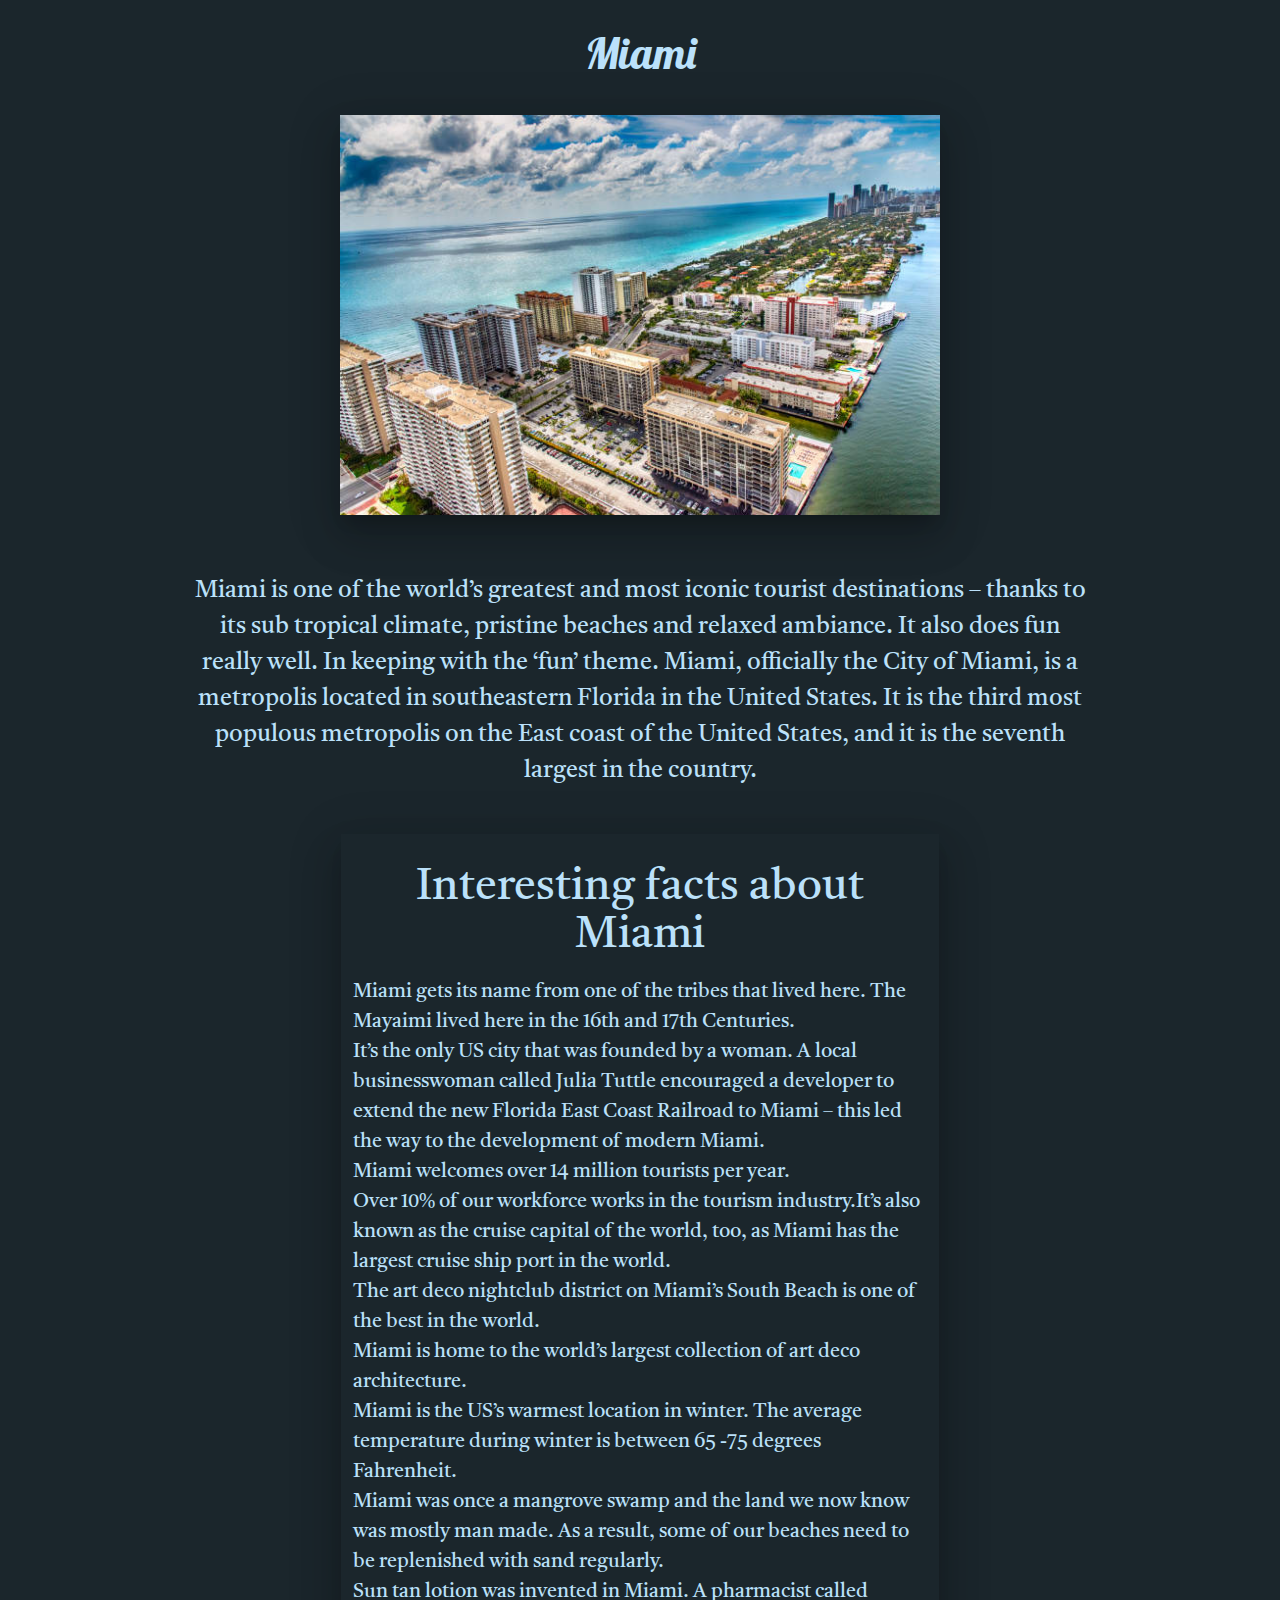
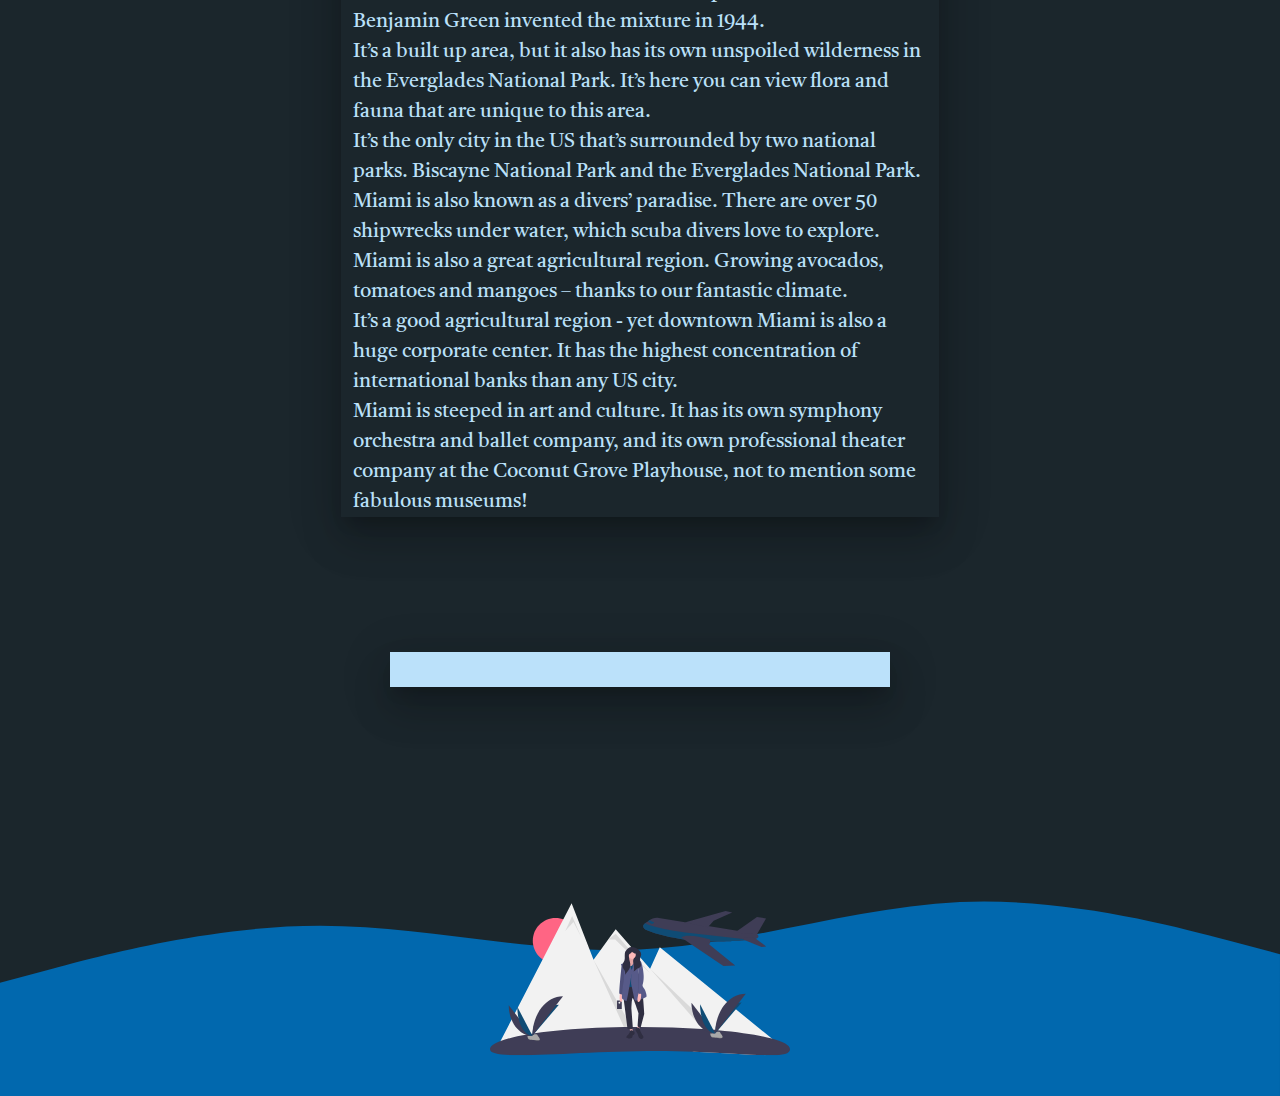
<file: miami.html>
<!DOCTYPE html>
<html lang="en">

<head>
    <meta charset="UTF-8">
    <meta name="viewport" content="width=device-width, initial-scale=1.0">
    <title>Explore Outdoors</title>
    <link rel="stylesheet" href="./assets/styles/animations.css">
    <link href="https://fonts.googleapis.com/css2?family=Castoro&family=Lobster&display=swap" rel="stylesheet">
    <link rel="stylesheet" href="https://cdnjs.cloudflare.com/ajax/libs/materialize/1.0.0/css/materialize.min.css">
    <link
    rel="stylesheet"
    href="https://cdnjs.cloudflare.com/ajax/libs/animate.css/4.1.1/animate.min.css"
  />
    <link rel="stylesheet" href="./assets/styles/style.css">
</head>


<body class="body">
    <div class="container center-align">
        <div class="row">
            <!-- City Information -->
            <h3 class="resultHeader header col s12 animate__animated animate__flipInX">
                Miami
            </h3>
        </div>
        <div class="col s12">
            <article class="cities" id="Miami">
                <!-- Image -->
                <img src="./assets/images/miami.jpg" class="z-depth-5 animate__animated animate__jackInTheBox city-img" width="600" height="400">

                <p class="animate__animated animate__fadeInUp result-info">
                    Miami is one of the world’s greatest and most iconic tourist destinations – thanks to its sub tropical
                    climate, pristine beaches and relaxed ambiance. It also does fun really well. In keeping with the ‘fun’
                    theme.
                    Miami, officially the City of Miami, is a metropolis located in southeastern Florida in the United States.
                    It is the third most populous metropolis on the East coast of the United States, and it is the seventh
                    largest in the country.
                </p>
            </article>
        </div>
        <div class="row stats animate__animated animate__fadeInUp result-info">
        </div>
        <div class="row center-align facts-container">
            <div class="col s8 offset-s2 z-depth-5 facts"> 
                <h3> Interesting facts about Miami</h3>

                <ul>
                    <li class="left-align">Miami gets its name from one of the tribes that lived here.
                        The Mayaimi lived here in the 16th and 17th Centuries.</li>

                    <li class="left-align">It’s the only US city that was founded by a woman.
                        A local businesswoman called Julia Tuttle encouraged a developer to extend the new Florida East
                        Coast Railroad to Miami – this led the way to the development of modern Miami.</li>
                    
                    <li class="left-align"> Miami welcomes over 14 million tourists per year. </li>
                    
                    <li class="left-align">Over 10% of our workforce works in the tourism industry.It’s also known as the cruise
                        capital of the world, too, as Miami has the largest cruise ship port in the world.</li>
                    
                    <li class="left-align">The art deco nightclub district on Miami’s South Beach is one of the best in the world.</li>

                    <li class="left-align">Miami is home to the world’s largest collection of art deco architecture. </li>
                    
                    <li class="left-align">Miami is the US’s warmest location in winter.
                        The average temperature during winter is between 65 -75 degrees Fahrenheit. </li>

                    <li class="left-align">Miami was once a mangrove swamp and the land we now know was mostly man made.
                        As a result, some of our beaches need to be replenished with sand regularly.</li>

                    <li class="left-align">Sun tan lotion was invented in Miami.
                        A pharmacist called Benjamin Green invented the mixture in 1944.</li>

                    <li class="left-align">It’s a built up area, but it also has its own unspoiled wilderness in the Everglades National Park.
                        It’s here you can view flora and fauna that are unique to this area.</li>

                    <li class="left-align">It’s the only city in the US that’s surrounded by two national parks.</strong>
                        Biscayne National Park and the Everglades National Park. </li>

                    <li class="left-align">Miami is also known as a divers’ paradise.
                        There are over 50 shipwrecks under water, which scuba divers love to explore. </li>

                    <li class="left-align">Miami is also a great agricultural region.
                        Growing avocados, tomatoes and mangoes – thanks to our fantastic climate. </li>

                    <li class="left-align">It’s a good agricultural region - yet downtown Miami is also a huge corporate center.</strong>
                        It has the highest concentration of international banks than any US city. </li>
                    
                    <li class="left-align">Miami is steeped in art and culture.
                        It has its own symphony orchestra and ballet company, and its own professional theater company at
                        the Coconut Grove Playhouse, not to mention some fabulous museums!</li>
                </ul>
            </div>
        </div>
    </div>
    <!-- City Info Ends -->

    <!-- Flight Widget -->
    <div class="container center-align widget z-depth-5">
        <div class="row">
            <div class="cityName" 
            data-locale="en-US" 
            data-currency="USD" 
            data-skyscanner-widget="FlightSearchWidget"
            data-destination-name="'MIA'"
            ></div>
        </div>
    </div>


    <!-- This content may need to be hiden or delayed to be shown until DOM content loads in order for a slopply load to not happen -->
    <footer>
        <!-- SVG File (Unfortunatly svgs will look like this) -->
        <svg class="back-ground-svg" xmlns="http://www.w3.org/2000/svg" viewBox="0 0 1440 320">
            <path fill="#0168AE" fill-opacity="1"
                d="M0,192L60,176C120,160,240,128,360,128C480,128,600,160,720,154.7C840,149,960,107,1080,101.3C1200,96,1320,128,1380,144L1440,160L1440,320L1380,320C1320,320,1200,320,1080,320C960,320,840,320,720,320C600,320,480,320,360,320C240,320,120,320,60,320L0,320Z">
            </path>
        </svg>
        <div class="lady-and-airplane-container">
            <svg class="plane-svg" width="1136" height="648" viewBox="0 0 1136 400" fill="none"
                xmlns="http://www.w3.org/2000/svg">
                <g id="results" clip-path="url(#clip0)">
                    <g id="lady-and-mountain">
                        <path id="Vector"
                            d="M248 300.523C295.496 300.523 334 262.019 334 214.523C334 167.026 295.496 128.523 248 128.523C200.504 128.523 162 167.026 162 214.523C162 262.019 200.504 300.523 248 300.523Z"
                            fill="#FF6584" />
                        <path id="Vector_2"
                            d="M1100.4 611.792C1095.34 616.343 1090.02 620.594 1084.47 624.522C1071.29 633.793 1057.04 641.451 1042.04 647.332C979.69 645.832 888.03 638.182 772.33 634.102C763.7 631.153 754.873 627.959 745.85 624.522C733.91 619.972 721.627 614.972 709 609.522C656.56 586.862 602.72 572.132 549.39 563.332C537.93 561.442 526.5 559.822 515.1 558.472C274.28 529.672 52.2 614.292 26.48 624.523H24L39.82 593.883L309 72.5225L371.95 234.143L392.04 285.733L447.41 209.753L476 170.523L606.2 319.793L643 238.523L897.78 446.443L911.99 458.033L926.37 469.773L930.95 473.513L1067.16 584.672L1100.4 611.792Z"
                            fill="#F2F2F2" />
                        <path id="Vector_3" opacity="0.1"
                            d="M285 177.523L311 120.523L347 203.523L316 143.523L285 177.523Z" fill="black" />
                        <path id="Vector_4" opacity="0.1"
                            d="M549.39 563.333C537.93 561.443 526.5 559.823 515.1 558.473L392.04 285.732L549.39 563.333Z"
                            fill="black" />
                        <path id="Vector_5" opacity="0.1"
                            d="M447.411 209.752L476 187.523L606 337.523L474 209.523L447.411 209.752Z" fill="black" />
                        <path id="Vector_6" opacity="0.1"
                            d="M606.197 319.789L866 568.523L830.464 576.904L606.197 319.789Z" fill="black" />
                        <path id="Vector_7"
                            d="M1136 625.023C1136 644.393 1103.04 648.803 1042.04 647.333C979.69 645.833 888.03 638.182 772.33 634.102C728.57 632.562 681.36 631.523 631 631.523C317.3 631.523 0 671.693 0 625.023C0 614.023 14.12 603.523 39.82 593.883C116.02 565.303 294 544.372 507.22 541.002C516.92 540.842 526.69 540.726 536.53 540.653C546.95 540.563 557.44 540.519 568 540.523C652.77 540.523 733.21 543.282 805.46 548.232C805.69 548.252 805.91 548.272 806.14 548.283C811.94 548.683 817.683 549.096 823.37 549.523C829.58 549.993 835.723 550.476 841.8 550.973C843.05 551.073 844.3 551.172 845.54 551.283C846.44 551.352 847.34 551.433 848.23 551.513C849.87 551.643 851.51 551.783 853.13 551.933C853.187 551.931 853.244 551.934 853.3 551.943C856.28 552.203 859.24 552.463 862.18 552.723C862.49 552.753 862.8 552.783 863.11 552.802C948.56 560.552 1019.18 571.562 1067.16 584.672C1111.06 596.663 1136 610.403 1136 625.023Z"
                            fill="#3F3D56" />
                        <path id="Vector_8"
                            d="M141.788 574.816C141.788 574.816 154.522 574.423 158.359 571.691C162.197 568.958 177.947 565.695 178.899 570.078C179.851 574.46 198.036 591.875 183.659 591.991C169.283 592.107 150.255 589.752 146.425 587.419C142.594 585.086 141.788 574.816 141.788 574.816Z"
                            fill="#A8A8A8" />
                        <path id="Vector_9" opacity="0.2"
                            d="M183.916 590.466C169.54 590.582 150.512 588.226 146.681 585.893C143.764 584.116 142.602 577.741 142.213 574.799C141.944 574.811 141.788 574.816 141.788 574.816C141.788 574.816 142.594 585.086 146.425 587.419C150.255 589.752 169.283 592.107 183.659 591.991C187.809 591.958 189.243 590.481 189.164 588.295C188.587 589.616 187.005 590.441 183.916 590.466Z"
                            fill="black" />
                        <path id="Vector_10"
                            d="M833.788 565.816C833.788 565.816 846.522 565.423 850.359 562.691C854.197 559.958 869.947 556.695 870.899 561.078C871.851 565.46 890.036 582.875 875.659 582.991C861.283 583.107 842.255 580.752 838.425 578.419C834.594 576.086 833.788 565.816 833.788 565.816Z"
                            fill="#A8A8A8" />
                        <path id="Vector_11" opacity="0.2"
                            d="M875.916 581.466C861.539 581.582 842.512 579.226 838.681 576.893C835.764 575.116 834.602 568.741 834.213 565.799C833.944 565.811 833.788 565.816 833.788 565.816C833.788 565.816 834.594 576.086 838.425 578.419C842.255 580.752 861.283 583.107 875.659 582.991C879.809 582.958 881.243 581.481 881.164 579.295C880.587 580.616 879.005 581.441 875.916 581.466Z"
                            fill="black" />
                        <path id="Vector_12" d="M499 440.479H481V472.566H499V440.479Z" fill="#3F3D56" />
                        <path id="Vector_13"
                            d="M490 452.609C491.945 452.609 493.522 451.033 493.522 449.088C493.522 447.143 491.945 445.566 490 445.566C488.055 445.566 486.478 447.143 486.478 449.088C486.478 451.033 488.055 452.609 490 452.609Z"
                            fill="#F2F2F2" />
                        <path id="Vector_14"
                            d="M492.182 413.059C492.182 413.059 486.704 444.834 496.565 445.93C506.426 447.025 497.661 411.963 497.661 411.963L492.182 413.059Z"
                            fill="#FFB9B9" />
                        <path id="Vector_15"
                            d="M498.756 304.586C498.756 304.586 487.252 413.607 490.539 415.25C493.826 416.894 502.591 419.085 504.235 417.442C505.878 415.798 512.453 348.413 512.453 348.413L507.522 313.351L498.756 304.586Z"
                            fill="#575A89" />
                        <path id="Vector_16" opacity="0.1"
                            d="M498.756 304.586C498.756 304.586 487.252 413.607 490.539 415.25C493.826 416.894 502.591 419.085 504.235 417.442C505.878 415.798 512.453 348.413 512.453 348.413L507.522 313.351L498.756 304.586Z"
                            fill="black" />
                        <path id="Vector_17" d="M554.363 255.554H519.848V292.807H554.363V255.554Z" fill="#2F2E41" />
                        <path id="Vector_18"
                            d="M527.792 272.263C527.792 272.263 526.697 296.368 519.027 298.012C511.357 299.655 526.149 327.595 526.149 327.595L549.158 325.404L554.637 292.533C554.637 292.533 542.036 290.342 546.419 273.359L527.792 272.263Z"
                            fill="#FFB9B9" />
                        <path id="Vector_19" opacity="0.1"
                            d="M527.792 272.263C527.792 272.263 526.697 296.368 519.027 298.012C511.357 299.655 526.149 327.595 526.149 327.595L549.158 325.404L554.637 292.533C554.637 292.533 542.036 290.342 546.419 273.359L527.792 272.263Z"
                            fill="black" />
                        <path id="Vector_20"
                            d="M528.888 547.829L530.531 557.142L540.393 554.951L538.201 545.637L528.888 547.829Z"
                            fill="#FFB9B9" />
                        <path id="Vector_21"
                            d="M560.115 533.585L556.828 543.446L567.237 548.924L567.785 540.707L560.115 533.585Z"
                            fill="#FFB9B9" />
                        <path id="Vector_22"
                            d="M517.383 385.667C517.383 385.667 504.235 424.016 506.974 442.095C509.713 460.174 520.67 546.185 520.67 546.185C520.67 546.185 533.271 554.403 540.941 545.089L535.462 471.678C535.462 471.678 536.558 427.303 540.94 431.686C545.323 436.068 562.306 487.566 562.306 487.566L559.019 534.133C559.019 534.133 560.663 548.377 570.524 542.35L584.22 490.853C584.22 490.853 579.837 421.824 577.646 419.085C575.455 416.346 561.211 384.571 561.211 384.571L517.383 385.667Z"
                            fill="#2F2E41" />
                        <path id="Vector_23"
                            d="M539.023 282.946C547.797 282.946 554.91 275.833 554.91 267.058C554.91 258.284 547.797 251.171 539.023 251.171C530.249 251.171 523.135 258.284 523.135 267.058C523.135 275.833 530.249 282.946 539.023 282.946Z"
                            fill="#FFB9B9" />
                        <path id="Vector_24"
                            d="M522.862 306.229C522.862 306.229 528.888 314.995 536.558 308.969C544.227 302.942 548.61 302.394 548.61 302.394L557.924 307.873L555.732 329.239L559.019 388.406C559.019 388.406 519.027 391.693 516.835 387.31C514.644 382.928 519.575 364.301 519.575 364.301L512.453 324.308V306.229H522.862Z"
                            fill="#0F4C75" />
                        <path id="Vector_25"
                            d="M535.462 322.117C535.462 322.117 525.601 291.985 522.314 291.438C519.027 290.89 509.713 297.464 509.713 297.464C509.713 297.464 496.017 301.847 496.017 304.586C496.017 307.325 498.209 307.325 498.209 307.325L505.878 322.117C505.878 322.117 509.166 335.265 508.07 344.031C507.409 349.299 507.226 354.617 507.522 359.918C507.522 359.918 495.469 432.234 501.496 434.425C507.522 436.616 507.522 438.808 507.522 438.808C507.522 438.808 516.287 443.738 517.931 441.547C519.574 439.356 535.462 345.126 535.462 345.126C535.462 345.126 543.68 329.239 535.462 322.117Z"
                            fill="#575A89" />
                        <path id="Vector_26"
                            d="M537.653 322.117C537.653 322.117 542.584 310.612 539.845 302.942C539.845 302.942 542.584 302.394 543.68 300.751C544.775 299.107 543.68 290.89 546.419 290.342C549.158 289.794 569.428 290.342 570.524 291.438C571.62 292.533 574.907 300.203 574.907 300.203H573.263L561.211 319.926C561.211 319.926 567.237 357.179 566.141 363.205C565.046 369.231 582.029 394.432 584.22 396.076C586.411 397.719 596.273 424.016 591.89 426.755C587.507 429.494 549.158 447.025 547.515 438.26C545.871 429.494 534.366 376.901 534.366 376.901C534.366 376.901 533.818 347.866 535.462 340.744C537.106 333.622 537.653 322.117 537.653 322.117Z"
                            fill="#575A89" />
                        <path id="Vector_27"
                            d="M563.402 409.772C563.402 409.772 551.897 447.573 563.402 445.93C574.907 444.286 572.167 408.676 572.167 408.676L563.402 409.772Z"
                            fill="#FFB9B9" />
                        <path id="Vector_28"
                            d="M539.321 554.97C539.321 554.97 548.404 557.565 547.755 563.404C547.553 565.101 546.906 566.714 545.881 568.081C544.856 569.447 543.488 570.52 541.916 571.189C540.965 571.807 540.214 572.688 539.754 573.724C539.293 574.761 539.143 575.908 539.321 577.028C539.97 580.921 534.131 586.76 524.399 584.165C514.668 581.57 516.614 578.975 516.614 578.975C517.144 576.096 518.772 573.537 521.156 571.838C525.048 569.243 529.59 560.16 529.59 559.511C529.59 558.863 530.887 554.321 530.887 554.321C530.887 554.321 536.077 551.077 539.321 554.97Z"
                            fill="#2F2E41" />
                        <path id="Vector_29"
                            d="M558.471 542.35C558.471 542.35 548.61 546.733 550.802 552.211C552.993 557.69 560.115 565.36 561.211 573.577C562.306 581.795 571.62 588.917 578.194 584.534C584.768 580.151 577.098 571.386 577.098 571.386C577.098 571.386 568.88 556.046 568.333 552.759C567.785 549.472 569.428 546.185 566.141 545.089C562.854 543.994 558.471 542.35 558.471 542.35Z"
                            fill="#2F2E41" />
                        <path id="Vector_30" opacity="0.1"
                            d="M572.989 305.955C572.989 305.955 571.62 299.655 573.263 303.49C574.907 307.325 586.959 353.892 576.002 381.832C576.002 381.832 574.907 416.346 573.811 416.346C572.715 416.346 559.567 415.798 560.115 411.963C560.663 408.128 561.758 346.222 561.758 342.387C561.758 338.552 563.676 313.625 563.676 313.625L572.989 305.955Z"
                            fill="black" />
                        <path id="Vector_31"
                            d="M570.524 296.368C572.28 298.547 573.753 300.941 574.907 303.49C576.55 307.325 588.603 353.892 577.646 381.832C577.646 381.832 576.55 416.346 575.455 416.346C574.359 416.346 561.211 415.798 561.758 411.963C562.306 408.128 563.402 346.222 563.402 342.387C563.402 338.552 560.115 312.804 560.115 312.804L570.524 296.368Z"
                            fill="#575A89" />
                        <path id="Vector_32"
                            d="M530.067 239.088C524.319 240.885 520.027 245.581 516.026 250.083C514.471 251.675 513.151 253.482 512.108 255.448C511.092 257.954 510.555 260.629 510.525 263.334C510.259 267.525 510.173 271.723 510.27 275.927C510.362 279.954 510.609 284.083 509.371 287.916C508.174 291.622 505.682 294.755 503.971 298.254C501.241 303.835 500.611 310.607 503.131 316.286C504.518 319.412 506.763 322.072 508.44 325.052C511.406 330.36 512.505 336.509 511.56 342.515L519.449 332.295C524.502 325.75 529.714 318.853 531.136 310.707C533.198 298.892 526.895 287.319 525.652 275.39C525.305 272.064 525.421 268.472 527.304 265.708C530.083 261.627 536.128 260.186 537.799 255.541C538.041 257.486 549.694 263.682 551.097 262.476C551.961 264.806 552.211 267.317 551.826 269.771C551.441 272.225 550.432 274.539 548.896 276.491C547.768 277.892 546.381 279.07 545.281 280.492C542.432 284.176 541.784 289.144 542.186 293.783C542.588 298.423 543.924 302.929 544.63 307.533C545.227 312.116 545.512 316.735 545.483 321.357C545.536 324.556 545.448 328.127 543.204 330.408C546.884 329.119 550.246 327.058 553.065 324.365C554.595 322.699 556.239 321.142 557.984 319.703C561.513 317.157 566.294 316.402 569.173 313.139C571.743 310.225 572.153 305.951 571.549 302.114C570.945 298.276 569.473 294.624 568.732 290.81C567.796 285.959 568.058 280.953 569.495 276.226C570.543 272.793 572.215 269.483 572.42 265.9C572.837 258.59 567.201 252.476 561.782 247.552C553.664 240.177 541.092 235.641 530.067 239.088Z"
                            fill="#2F2E41" />
                    </g>
                    <g id="plane">
                        <path id="Vector_33"
                            d="M1007.19 206.367C1002.33 208.16 993.806 209.627 983.935 210.811C957.096 214.031 920.315 215.175 920.315 215.175C920.315 215.175 731.29 230.854 589.609 172.544C589.609 172.544 569.001 161.738 588.144 147.2C591.085 145.025 594.213 143.115 597.492 141.493C597.492 141.493 597.571 141.412 597.728 141.262C599.902 139.251 602.253 137.44 604.751 135.849C612.09 131.105 624.485 125.476 639.567 128.025L1011.66 188.212C1011.66 188.212 1025.25 199.695 1007.19 206.367Z"
                            fill="#3F3D56" />
                        <path id="Vector_34"
                            d="M933.044 179.092L1010.94 123.821L1045.28 129.759L1011.66 188.211C1011.66 188.211 933.939 188.829 933.044 179.092Z"
                            fill="#3F3D56" />
                        <path id="Vector_35"
                            d="M736.923 145.517L892.088 102L917.101 107.226L847.01 138.756L825.1 163.264L736.923 145.517Z"
                            fill="#3F3D56" />
                        <path id="Vector_36"
                            d="M983.935 210.811C957.096 214.031 920.315 215.175 920.315 215.175C920.315 215.175 731.29 230.854 589.609 172.544C589.609 172.544 569.001 161.738 588.144 147.2L588.209 147.466C588.209 147.466 618.778 168.128 764.845 185.38L983.935 210.811Z"
                            fill="#0F4C75" />
                        <path id="Vector_37"
                            d="M958.992 209.616L1028.37 237.94L1045.79 236.005L1004.3 204.82C1004.3 204.82 954.109 194.117 958.992 209.616Z"
                            fill="#3F3D56" />
                        <path id="Vector_38"
                            d="M613.338 150.492C610.025 150.55 602.442 144.996 597.728 141.262C599.902 139.251 602.253 137.44 604.751 135.849C608.551 138.765 615.316 143.488 619.076 143.32C624.504 143.077 618.32 150.405 613.338 150.492Z"
                            fill="#0F4C75" />
                        <path id="Vector_39"
                            d="M928.496 307.532L883.957 309.86L758.737 225.42L735.49 209.744L724.192 202.125C745.379 184.218 831.808 208.908 831.808 208.908C833.463 210.305 833.989 212.625 833.913 215.187C833.771 219.989 831.516 225.641 830.646 227.653C830.437 228.138 830.309 228.41 830.309 228.41L928.496 307.532Z"
                            fill="#3F3D56" />
                    </g>
                    <g id="left-hand-right-leaf">
                        <path id="Vector_40"
                            d="M70.8867 458.182C70.8867 522.198 111.047 573.999 160.678 573.999L70.8867 458.182Z"
                            fill="#3F3D56" />
                        <path id="Vector_41"
                            d="M103.42 463.985C103.42 524.794 129.029 573.999 160.678 573.999L103.42 463.985Z"
                            fill="#0F4C75" />
                    </g>
                    <g id="left-hand-left-leaf">
                        <path id="Vector_42"
                            d="M160.678 573.999C160.678 509.264 205.494 456.881 260.879 456.881L160.678 573.999Z"
                            fill="#0F4C75" />
                        <path id="Vector_43"
                            d="M160.678 573.999C160.678 491.282 212.479 424.348 276.495 424.348L160.678 573.999Z"
                            fill="#3F3D56" />
                    </g>
                    <g id="right-hand-right-leaf">
                        <path id="Vector_44"
                            d="M852.678 564.999C852.678 500.264 897.494 447.881 952.879 447.881L852.678 564.999Z"
                            fill="#0F4C75" />
                        <path id="Vector_45"
                            d="M852.678 564.999C852.678 482.282 904.479 415.348 968.495 415.348L852.678 564.999Z"
                            fill="#3F3D56" />
                    </g>
                    <g id="right-hand-left-leaf">
                        <path id="Vector_46"
                            d="M762.887 449.182C762.887 513.198 803.047 564.999 852.678 564.999L762.887 449.182Z"
                            fill="#3F3D56" />
                        <path id="Vector_47"
                            d="M795.42 454.985C795.42 515.794 821.029 564.999 852.678 564.999L795.42 454.985Z"
                            fill="#0F4C75" />
                    </g>
                </g>
                <defs>
                    <clipPath id="clip0">
                        <rect width="1136" height="647.595" fill="white" />
                    </clipPath>
                </defs>
            </svg>
        </div>
    </footer>
    <script src="https://code.jquery.com/jquery-3.5.1.slim.min.js"
        integrity="sha256-4+XzXVhsDmqanXGHaHvgh1gMQKX40OUvDEBTu8JcmNs=" crossorigin="anonymous">
    </script>
    <script src="https://widgets.skyscanner.net/widget-server/js/loader.js" async></script>
    <script src='./assets/js/results.js'></script>
</body>

</html>
</file>
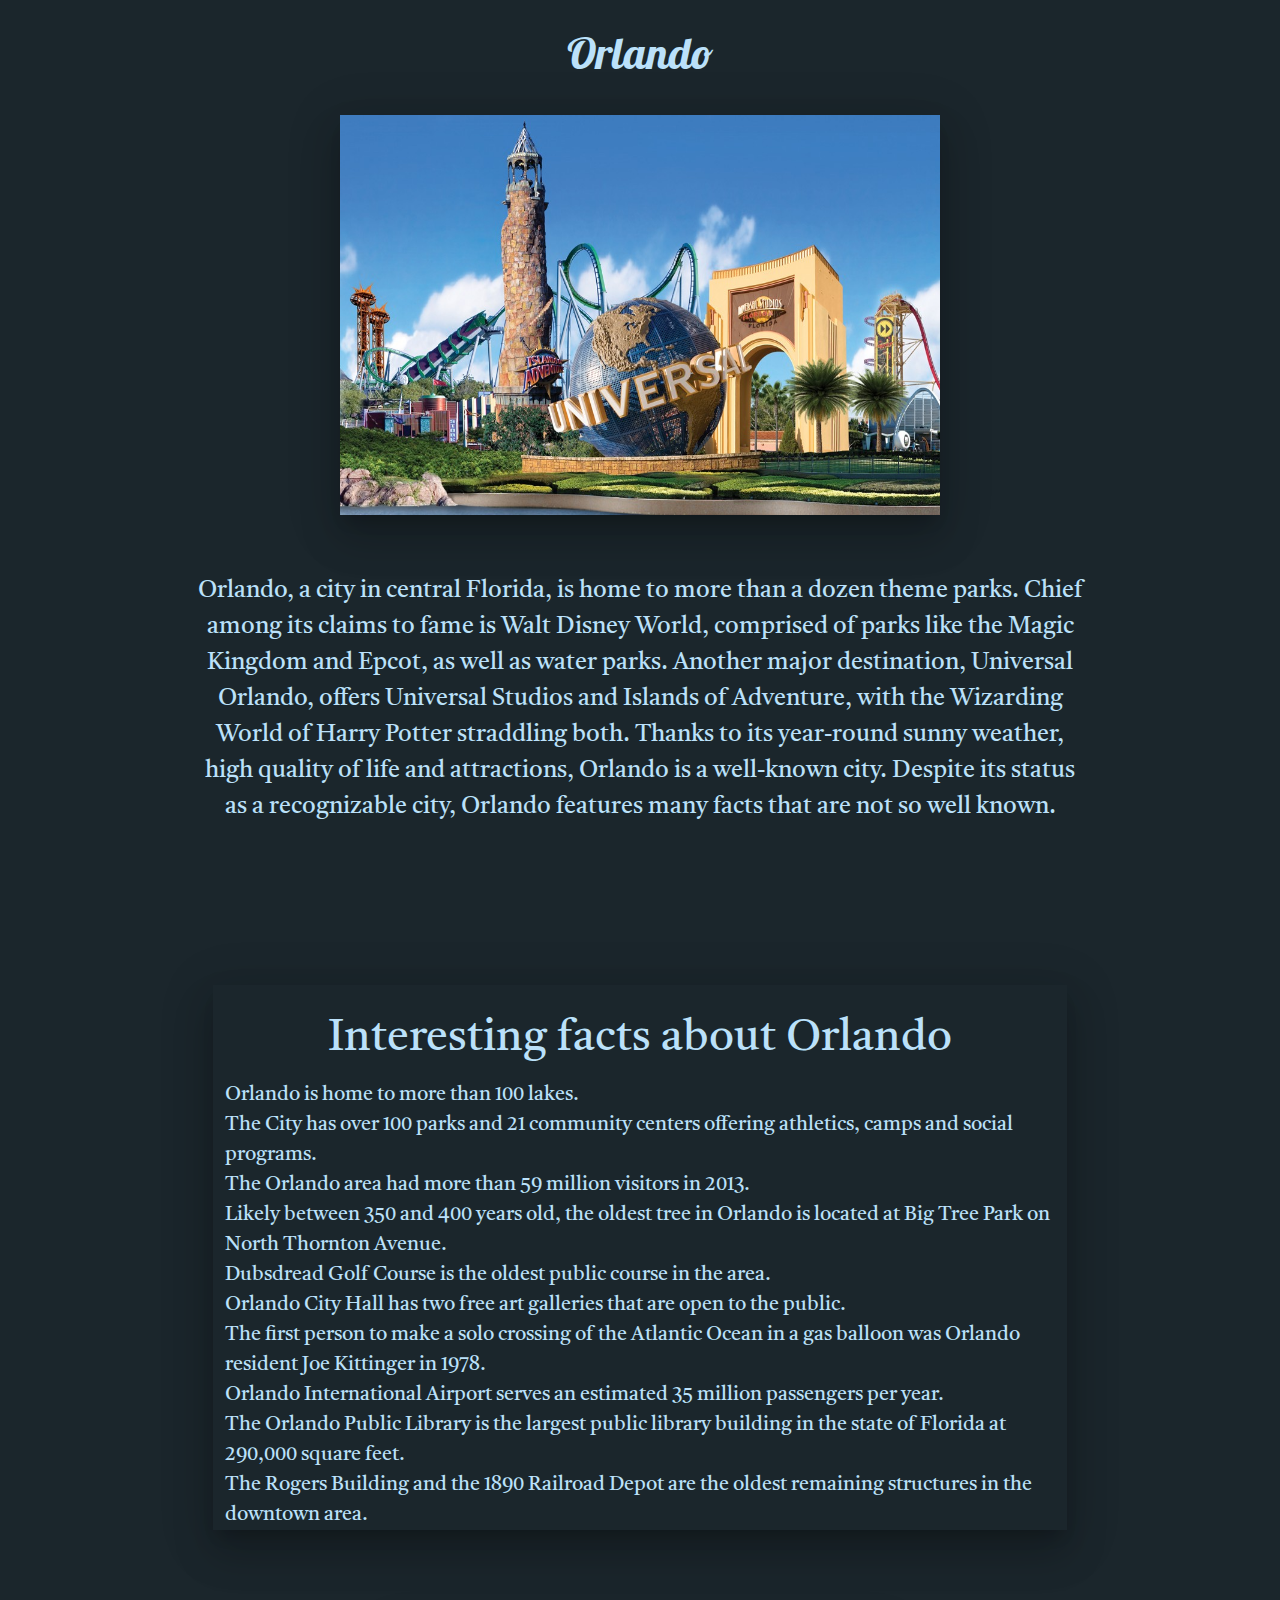
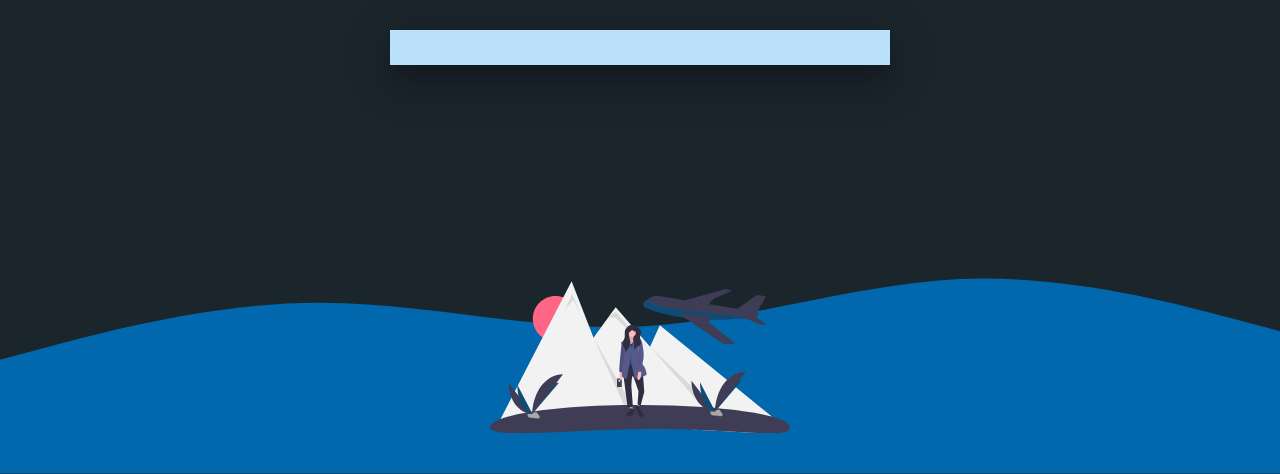
<file: orlando.html>
<!DOCTYPE html>
<html lang="en">

<head>
    <meta charset="UTF-8">
    <meta name="viewport" content="width=device-width, initial-scale=1.0">
    <title>Explore Outdoors</title>
    <link rel="stylesheet" href="./assets/styles/animations.css">
    <link href="https://fonts.googleapis.com/css2?family=Castoro&family=Lobster&display=swap" rel="stylesheet">
    <link rel="stylesheet" href="https://cdnjs.cloudflare.com/ajax/libs/materialize/1.0.0/css/materialize.min.css">
    <link
    rel="stylesheet"
    href="https://cdnjs.cloudflare.com/ajax/libs/animate.css/4.1.1/animate.min.css"
  />
    <link rel="stylesheet" href="./assets/styles/style.css">
    <script src="https://code.jquery.com/jquery-3.5.1.slim.min.js"
        integrity="sha256-4+XzXVhsDmqanXGHaHvgh1gMQKX40OUvDEBTu8JcmNs=" crossorigin="anonymous">
    </script>
</head>


<body class="body">
    <div class="container center-align">
        <div class="row">
            <!-- City Information -->
            <h3 class="resultHeader header col s12 animate__animated animate__flipInX">
                Orlando
            </h3>
        </div>
        <div class="col s12">
            <article class="cities" id="Orlando">
                <!-- Image -->
                <img src="./assets/images/universal-ball-800x450-1.jpg" class="z-depth-5  animate__animated animate__jackInTheBox city-img" width="600" height="400">

                <p class="animate__animated animate__fadeInUp result-info">
                    Orlando, a city in central Florida, is home to more than a dozen theme parks. Chief among its claims to fame
                    is Walt Disney World, comprised of parks like the Magic Kingdom and Epcot, as well as water parks. Another
                    major destination, Universal Orlando, offers Universal Studios and Islands of Adventure, with the Wizarding
                    World of Harry Potter straddling both.
                    Thanks to its year-round sunny weather, high quality of life and attractions, Orlando is a well-known city.
                    Despite its status as a recognizable city, Orlando features many facts that are not so well known.
                </p>
            </article>
        </div>
        <div class="row stats animate__animated animate__fadeInUp result-info">
        </div>
    </div>
    <div class="row center-align facts-container">
        <div class="col s8 offset-s2 z-depth-5 facts">
            <h3> Interesting facts about Orlando</h3>

            <ul>
                <li class="left-align">Orlando is home to more than 100 lakes.</li>
                
                <li class="left-align">The City has over 100 parks and 21 community centers offering athletics, camps and social programs.</li>
                
                <li class="left-align">The Orlando area had more than 59 million visitors in 2013.</li>
                
                <li class="left-align">Likely between 350 and 400 years old, the oldest tree in Orlando is located at Big Tree Park on North Thornton Avenue.</li>
                
                <li class="left-align">Dubsdread Golf Course is the oldest public course in the area.</li>
                
                <li class="left-align">Orlando City Hall has two free art galleries that are open to the public.</li>
                
                <li class="left-align">The first person to make a solo crossing of the Atlantic Ocean in a gas balloon was Orlando resident Joe Kittinger in 1978.</li>
                
                <li class="left-align">Orlando International Airport serves an estimated 35 million passengers per year.</li>
                
                <li class="left-align">The Orlando Public Library is the largest public library building in the state of Florida at 290,000 square feet.</li>
                
                <li class="left-align">The Rogers Building and the 1890 Railroad Depot are the oldest remaining structures in the downtown area.</li>
            </ul>
        </div>
    </div>
    <!-- City Info Ends -->

    <!-- Flight Widget -->
    <div class="container center-align widget z-depth-5">
        <div class="row">
            <div class="cityName" 
            id="skyScanner"
            data-locale="en-US" 
            data-currency="USD" 
            data-skyscanner-widget="FlightSearchWidget"
            data-destination-name="'MCO'"
            ></div>
        </div>
    </div>
    <script>
        var userCity = localStorage.getItem("userCity");
        $("#skyScanner").attr("data-origin-name", `'${userCity}'`);
    </script>

    <!-- This content may need to be hiden or delayed to be shown until DOM content loads in order for a slopply load to not happen -->
    <footer>
        <!-- SVG File (Unfortunatly svgs will look like this) -->
        <svg class="back-ground-svg" xmlns="http://www.w3.org/2000/svg" viewBox="0 0 1440 320">
            <path fill="#0168AE" fill-opacity="1"
                d="M0,192L60,176C120,160,240,128,360,128C480,128,600,160,720,154.7C840,149,960,107,1080,101.3C1200,96,1320,128,1380,144L1440,160L1440,320L1380,320C1320,320,1200,320,1080,320C960,320,840,320,720,320C600,320,480,320,360,320C240,320,120,320,60,320L0,320Z">
            </path>
        </svg>
        <div class="lady-and-airplane-container">
            <svg class="plane-svg" width="1136" height="648" viewBox="0 0 1136 400" fill="none"
                xmlns="http://www.w3.org/2000/svg">
                <g id="results" clip-path="url(#clip0)">
                    <g id="lady-and-mountain">
                        <path id="Vector"
                            d="M248 300.523C295.496 300.523 334 262.019 334 214.523C334 167.026 295.496 128.523 248 128.523C200.504 128.523 162 167.026 162 214.523C162 262.019 200.504 300.523 248 300.523Z"
                            fill="#FF6584" />
                        <path id="Vector_2"
                            d="M1100.4 611.792C1095.34 616.343 1090.02 620.594 1084.47 624.522C1071.29 633.793 1057.04 641.451 1042.04 647.332C979.69 645.832 888.03 638.182 772.33 634.102C763.7 631.153 754.873 627.959 745.85 624.522C733.91 619.972 721.627 614.972 709 609.522C656.56 586.862 602.72 572.132 549.39 563.332C537.93 561.442 526.5 559.822 515.1 558.472C274.28 529.672 52.2 614.292 26.48 624.523H24L39.82 593.883L309 72.5225L371.95 234.143L392.04 285.733L447.41 209.753L476 170.523L606.2 319.793L643 238.523L897.78 446.443L911.99 458.033L926.37 469.773L930.95 473.513L1067.16 584.672L1100.4 611.792Z"
                            fill="#F2F2F2" />
                        <path id="Vector_3" opacity="0.1"
                            d="M285 177.523L311 120.523L347 203.523L316 143.523L285 177.523Z" fill="black" />
                        <path id="Vector_4" opacity="0.1"
                            d="M549.39 563.333C537.93 561.443 526.5 559.823 515.1 558.473L392.04 285.732L549.39 563.333Z"
                            fill="black" />
                        <path id="Vector_5" opacity="0.1"
                            d="M447.411 209.752L476 187.523L606 337.523L474 209.523L447.411 209.752Z" fill="black" />
                        <path id="Vector_6" opacity="0.1"
                            d="M606.197 319.789L866 568.523L830.464 576.904L606.197 319.789Z" fill="black" />
                        <path id="Vector_7"
                            d="M1136 625.023C1136 644.393 1103.04 648.803 1042.04 647.333C979.69 645.833 888.03 638.182 772.33 634.102C728.57 632.562 681.36 631.523 631 631.523C317.3 631.523 0 671.693 0 625.023C0 614.023 14.12 603.523 39.82 593.883C116.02 565.303 294 544.372 507.22 541.002C516.92 540.842 526.69 540.726 536.53 540.653C546.95 540.563 557.44 540.519 568 540.523C652.77 540.523 733.21 543.282 805.46 548.232C805.69 548.252 805.91 548.272 806.14 548.283C811.94 548.683 817.683 549.096 823.37 549.523C829.58 549.993 835.723 550.476 841.8 550.973C843.05 551.073 844.3 551.172 845.54 551.283C846.44 551.352 847.34 551.433 848.23 551.513C849.87 551.643 851.51 551.783 853.13 551.933C853.187 551.931 853.244 551.934 853.3 551.943C856.28 552.203 859.24 552.463 862.18 552.723C862.49 552.753 862.8 552.783 863.11 552.802C948.56 560.552 1019.18 571.562 1067.16 584.672C1111.06 596.663 1136 610.403 1136 625.023Z"
                            fill="#3F3D56" />
                        <path id="Vector_8"
                            d="M141.788 574.816C141.788 574.816 154.522 574.423 158.359 571.691C162.197 568.958 177.947 565.695 178.899 570.078C179.851 574.46 198.036 591.875 183.659 591.991C169.283 592.107 150.255 589.752 146.425 587.419C142.594 585.086 141.788 574.816 141.788 574.816Z"
                            fill="#A8A8A8" />
                        <path id="Vector_9" opacity="0.2"
                            d="M183.916 590.466C169.54 590.582 150.512 588.226 146.681 585.893C143.764 584.116 142.602 577.741 142.213 574.799C141.944 574.811 141.788 574.816 141.788 574.816C141.788 574.816 142.594 585.086 146.425 587.419C150.255 589.752 169.283 592.107 183.659 591.991C187.809 591.958 189.243 590.481 189.164 588.295C188.587 589.616 187.005 590.441 183.916 590.466Z"
                            fill="black" />
                        <path id="Vector_10"
                            d="M833.788 565.816C833.788 565.816 846.522 565.423 850.359 562.691C854.197 559.958 869.947 556.695 870.899 561.078C871.851 565.46 890.036 582.875 875.659 582.991C861.283 583.107 842.255 580.752 838.425 578.419C834.594 576.086 833.788 565.816 833.788 565.816Z"
                            fill="#A8A8A8" />
                        <path id="Vector_11" opacity="0.2"
                            d="M875.916 581.466C861.539 581.582 842.512 579.226 838.681 576.893C835.764 575.116 834.602 568.741 834.213 565.799C833.944 565.811 833.788 565.816 833.788 565.816C833.788 565.816 834.594 576.086 838.425 578.419C842.255 580.752 861.283 583.107 875.659 582.991C879.809 582.958 881.243 581.481 881.164 579.295C880.587 580.616 879.005 581.441 875.916 581.466Z"
                            fill="black" />
                        <path id="Vector_12" d="M499 440.479H481V472.566H499V440.479Z" fill="#3F3D56" />
                        <path id="Vector_13"
                            d="M490 452.609C491.945 452.609 493.522 451.033 493.522 449.088C493.522 447.143 491.945 445.566 490 445.566C488.055 445.566 486.478 447.143 486.478 449.088C486.478 451.033 488.055 452.609 490 452.609Z"
                            fill="#F2F2F2" />
                        <path id="Vector_14"
                            d="M492.182 413.059C492.182 413.059 486.704 444.834 496.565 445.93C506.426 447.025 497.661 411.963 497.661 411.963L492.182 413.059Z"
                            fill="#FFB9B9" />
                        <path id="Vector_15"
                            d="M498.756 304.586C498.756 304.586 487.252 413.607 490.539 415.25C493.826 416.894 502.591 419.085 504.235 417.442C505.878 415.798 512.453 348.413 512.453 348.413L507.522 313.351L498.756 304.586Z"
                            fill="#575A89" />
                        <path id="Vector_16" opacity="0.1"
                            d="M498.756 304.586C498.756 304.586 487.252 413.607 490.539 415.25C493.826 416.894 502.591 419.085 504.235 417.442C505.878 415.798 512.453 348.413 512.453 348.413L507.522 313.351L498.756 304.586Z"
                            fill="black" />
                        <path id="Vector_17" d="M554.363 255.554H519.848V292.807H554.363V255.554Z" fill="#2F2E41" />
                        <path id="Vector_18"
                            d="M527.792 272.263C527.792 272.263 526.697 296.368 519.027 298.012C511.357 299.655 526.149 327.595 526.149 327.595L549.158 325.404L554.637 292.533C554.637 292.533 542.036 290.342 546.419 273.359L527.792 272.263Z"
                            fill="#FFB9B9" />
                        <path id="Vector_19" opacity="0.1"
                            d="M527.792 272.263C527.792 272.263 526.697 296.368 519.027 298.012C511.357 299.655 526.149 327.595 526.149 327.595L549.158 325.404L554.637 292.533C554.637 292.533 542.036 290.342 546.419 273.359L527.792 272.263Z"
                            fill="black" />
                        <path id="Vector_20"
                            d="M528.888 547.829L530.531 557.142L540.393 554.951L538.201 545.637L528.888 547.829Z"
                            fill="#FFB9B9" />
                        <path id="Vector_21"
                            d="M560.115 533.585L556.828 543.446L567.237 548.924L567.785 540.707L560.115 533.585Z"
                            fill="#FFB9B9" />
                        <path id="Vector_22"
                            d="M517.383 385.667C517.383 385.667 504.235 424.016 506.974 442.095C509.713 460.174 520.67 546.185 520.67 546.185C520.67 546.185 533.271 554.403 540.941 545.089L535.462 471.678C535.462 471.678 536.558 427.303 540.94 431.686C545.323 436.068 562.306 487.566 562.306 487.566L559.019 534.133C559.019 534.133 560.663 548.377 570.524 542.35L584.22 490.853C584.22 490.853 579.837 421.824 577.646 419.085C575.455 416.346 561.211 384.571 561.211 384.571L517.383 385.667Z"
                            fill="#2F2E41" />
                        <path id="Vector_23"
                            d="M539.023 282.946C547.797 282.946 554.91 275.833 554.91 267.058C554.91 258.284 547.797 251.171 539.023 251.171C530.249 251.171 523.135 258.284 523.135 267.058C523.135 275.833 530.249 282.946 539.023 282.946Z"
                            fill="#FFB9B9" />
                        <path id="Vector_24"
                            d="M522.862 306.229C522.862 306.229 528.888 314.995 536.558 308.969C544.227 302.942 548.61 302.394 548.61 302.394L557.924 307.873L555.732 329.239L559.019 388.406C559.019 388.406 519.027 391.693 516.835 387.31C514.644 382.928 519.575 364.301 519.575 364.301L512.453 324.308V306.229H522.862Z"
                            fill="#0F4C75" />
                        <path id="Vector_25"
                            d="M535.462 322.117C535.462 322.117 525.601 291.985 522.314 291.438C519.027 290.89 509.713 297.464 509.713 297.464C509.713 297.464 496.017 301.847 496.017 304.586C496.017 307.325 498.209 307.325 498.209 307.325L505.878 322.117C505.878 322.117 509.166 335.265 508.07 344.031C507.409 349.299 507.226 354.617 507.522 359.918C507.522 359.918 495.469 432.234 501.496 434.425C507.522 436.616 507.522 438.808 507.522 438.808C507.522 438.808 516.287 443.738 517.931 441.547C519.574 439.356 535.462 345.126 535.462 345.126C535.462 345.126 543.68 329.239 535.462 322.117Z"
                            fill="#575A89" />
                        <path id="Vector_26"
                            d="M537.653 322.117C537.653 322.117 542.584 310.612 539.845 302.942C539.845 302.942 542.584 302.394 543.68 300.751C544.775 299.107 543.68 290.89 546.419 290.342C549.158 289.794 569.428 290.342 570.524 291.438C571.62 292.533 574.907 300.203 574.907 300.203H573.263L561.211 319.926C561.211 319.926 567.237 357.179 566.141 363.205C565.046 369.231 582.029 394.432 584.22 396.076C586.411 397.719 596.273 424.016 591.89 426.755C587.507 429.494 549.158 447.025 547.515 438.26C545.871 429.494 534.366 376.901 534.366 376.901C534.366 376.901 533.818 347.866 535.462 340.744C537.106 333.622 537.653 322.117 537.653 322.117Z"
                            fill="#575A89" />
                        <path id="Vector_27"
                            d="M563.402 409.772C563.402 409.772 551.897 447.573 563.402 445.93C574.907 444.286 572.167 408.676 572.167 408.676L563.402 409.772Z"
                            fill="#FFB9B9" />
                        <path id="Vector_28"
                            d="M539.321 554.97C539.321 554.97 548.404 557.565 547.755 563.404C547.553 565.101 546.906 566.714 545.881 568.081C544.856 569.447 543.488 570.52 541.916 571.189C540.965 571.807 540.214 572.688 539.754 573.724C539.293 574.761 539.143 575.908 539.321 577.028C539.97 580.921 534.131 586.76 524.399 584.165C514.668 581.57 516.614 578.975 516.614 578.975C517.144 576.096 518.772 573.537 521.156 571.838C525.048 569.243 529.59 560.16 529.59 559.511C529.59 558.863 530.887 554.321 530.887 554.321C530.887 554.321 536.077 551.077 539.321 554.97Z"
                            fill="#2F2E41" />
                        <path id="Vector_29"
                            d="M558.471 542.35C558.471 542.35 548.61 546.733 550.802 552.211C552.993 557.69 560.115 565.36 561.211 573.577C562.306 581.795 571.62 588.917 578.194 584.534C584.768 580.151 577.098 571.386 577.098 571.386C577.098 571.386 568.88 556.046 568.333 552.759C567.785 549.472 569.428 546.185 566.141 545.089C562.854 543.994 558.471 542.35 558.471 542.35Z"
                            fill="#2F2E41" />
                        <path id="Vector_30" opacity="0.1"
                            d="M572.989 305.955C572.989 305.955 571.62 299.655 573.263 303.49C574.907 307.325 586.959 353.892 576.002 381.832C576.002 381.832 574.907 416.346 573.811 416.346C572.715 416.346 559.567 415.798 560.115 411.963C560.663 408.128 561.758 346.222 561.758 342.387C561.758 338.552 563.676 313.625 563.676 313.625L572.989 305.955Z"
                            fill="black" />
                        <path id="Vector_31"
                            d="M570.524 296.368C572.28 298.547 573.753 300.941 574.907 303.49C576.55 307.325 588.603 353.892 577.646 381.832C577.646 381.832 576.55 416.346 575.455 416.346C574.359 416.346 561.211 415.798 561.758 411.963C562.306 408.128 563.402 346.222 563.402 342.387C563.402 338.552 560.115 312.804 560.115 312.804L570.524 296.368Z"
                            fill="#575A89" />
                        <path id="Vector_32"
                            d="M530.067 239.088C524.319 240.885 520.027 245.581 516.026 250.083C514.471 251.675 513.151 253.482 512.108 255.448C511.092 257.954 510.555 260.629 510.525 263.334C510.259 267.525 510.173 271.723 510.27 275.927C510.362 279.954 510.609 284.083 509.371 287.916C508.174 291.622 505.682 294.755 503.971 298.254C501.241 303.835 500.611 310.607 503.131 316.286C504.518 319.412 506.763 322.072 508.44 325.052C511.406 330.36 512.505 336.509 511.56 342.515L519.449 332.295C524.502 325.75 529.714 318.853 531.136 310.707C533.198 298.892 526.895 287.319 525.652 275.39C525.305 272.064 525.421 268.472 527.304 265.708C530.083 261.627 536.128 260.186 537.799 255.541C538.041 257.486 549.694 263.682 551.097 262.476C551.961 264.806 552.211 267.317 551.826 269.771C551.441 272.225 550.432 274.539 548.896 276.491C547.768 277.892 546.381 279.07 545.281 280.492C542.432 284.176 541.784 289.144 542.186 293.783C542.588 298.423 543.924 302.929 544.63 307.533C545.227 312.116 545.512 316.735 545.483 321.357C545.536 324.556 545.448 328.127 543.204 330.408C546.884 329.119 550.246 327.058 553.065 324.365C554.595 322.699 556.239 321.142 557.984 319.703C561.513 317.157 566.294 316.402 569.173 313.139C571.743 310.225 572.153 305.951 571.549 302.114C570.945 298.276 569.473 294.624 568.732 290.81C567.796 285.959 568.058 280.953 569.495 276.226C570.543 272.793 572.215 269.483 572.42 265.9C572.837 258.59 567.201 252.476 561.782 247.552C553.664 240.177 541.092 235.641 530.067 239.088Z"
                            fill="#2F2E41" />
                    </g>
                    <g id="plane">
                        <path id="Vector_33"
                            d="M1007.19 206.367C1002.33 208.16 993.806 209.627 983.935 210.811C957.096 214.031 920.315 215.175 920.315 215.175C920.315 215.175 731.29 230.854 589.609 172.544C589.609 172.544 569.001 161.738 588.144 147.2C591.085 145.025 594.213 143.115 597.492 141.493C597.492 141.493 597.571 141.412 597.728 141.262C599.902 139.251 602.253 137.44 604.751 135.849C612.09 131.105 624.485 125.476 639.567 128.025L1011.66 188.212C1011.66 188.212 1025.25 199.695 1007.19 206.367Z"
                            fill="#3F3D56" />
                        <path id="Vector_34"
                            d="M933.044 179.092L1010.94 123.821L1045.28 129.759L1011.66 188.211C1011.66 188.211 933.939 188.829 933.044 179.092Z"
                            fill="#3F3D56" />
                        <path id="Vector_35"
                            d="M736.923 145.517L892.088 102L917.101 107.226L847.01 138.756L825.1 163.264L736.923 145.517Z"
                            fill="#3F3D56" />
                        <path id="Vector_36"
                            d="M983.935 210.811C957.096 214.031 920.315 215.175 920.315 215.175C920.315 215.175 731.29 230.854 589.609 172.544C589.609 172.544 569.001 161.738 588.144 147.2L588.209 147.466C588.209 147.466 618.778 168.128 764.845 185.38L983.935 210.811Z"
                            fill="#0F4C75" />
                        <path id="Vector_37"
                            d="M958.992 209.616L1028.37 237.94L1045.79 236.005L1004.3 204.82C1004.3 204.82 954.109 194.117 958.992 209.616Z"
                            fill="#3F3D56" />
                        <path id="Vector_38"
                            d="M613.338 150.492C610.025 150.55 602.442 144.996 597.728 141.262C599.902 139.251 602.253 137.44 604.751 135.849C608.551 138.765 615.316 143.488 619.076 143.32C624.504 143.077 618.32 150.405 613.338 150.492Z"
                            fill="#0F4C75" />
                        <path id="Vector_39"
                            d="M928.496 307.532L883.957 309.86L758.737 225.42L735.49 209.744L724.192 202.125C745.379 184.218 831.808 208.908 831.808 208.908C833.463 210.305 833.989 212.625 833.913 215.187C833.771 219.989 831.516 225.641 830.646 227.653C830.437 228.138 830.309 228.41 830.309 228.41L928.496 307.532Z"
                            fill="#3F3D56" />
                    </g>
                    <g id="left-hand-right-leaf">
                        <path id="Vector_40"
                            d="M70.8867 458.182C70.8867 522.198 111.047 573.999 160.678 573.999L70.8867 458.182Z"
                            fill="#3F3D56" />
                        <path id="Vector_41"
                            d="M103.42 463.985C103.42 524.794 129.029 573.999 160.678 573.999L103.42 463.985Z"
                            fill="#0F4C75" />
                    </g>
                    <g id="left-hand-left-leaf">
                        <path id="Vector_42"
                            d="M160.678 573.999C160.678 509.264 205.494 456.881 260.879 456.881L160.678 573.999Z"
                            fill="#0F4C75" />
                        <path id="Vector_43"
                            d="M160.678 573.999C160.678 491.282 212.479 424.348 276.495 424.348L160.678 573.999Z"
                            fill="#3F3D56" />
                    </g>
                    <g id="right-hand-right-leaf">
                        <path id="Vector_44"
                            d="M852.678 564.999C852.678 500.264 897.494 447.881 952.879 447.881L852.678 564.999Z"
                            fill="#0F4C75" />
                        <path id="Vector_45"
                            d="M852.678 564.999C852.678 482.282 904.479 415.348 968.495 415.348L852.678 564.999Z"
                            fill="#3F3D56" />
                    </g>
                    <g id="right-hand-left-leaf">
                        <path id="Vector_46"
                            d="M762.887 449.182C762.887 513.198 803.047 564.999 852.678 564.999L762.887 449.182Z"
                            fill="#3F3D56" />
                        <path id="Vector_47"
                            d="M795.42 454.985C795.42 515.794 821.029 564.999 852.678 564.999L795.42 454.985Z"
                            fill="#0F4C75" />
                    </g>
                </g>
                <defs>
                    <clipPath id="clip0">
                        <rect width="1136" height="647.595" fill="white" />
                    </clipPath>
                </defs>
            </svg>
        </div>
    </footer>
    
    <script src="https://widgets.skyscanner.net/widget-server/js/loader.js"></script>
    <script>
        $(".bpk-input").val("Maimi")
    </script>
    <script src='./assets/js/results.js'></script>
</body>

</html>
</file>
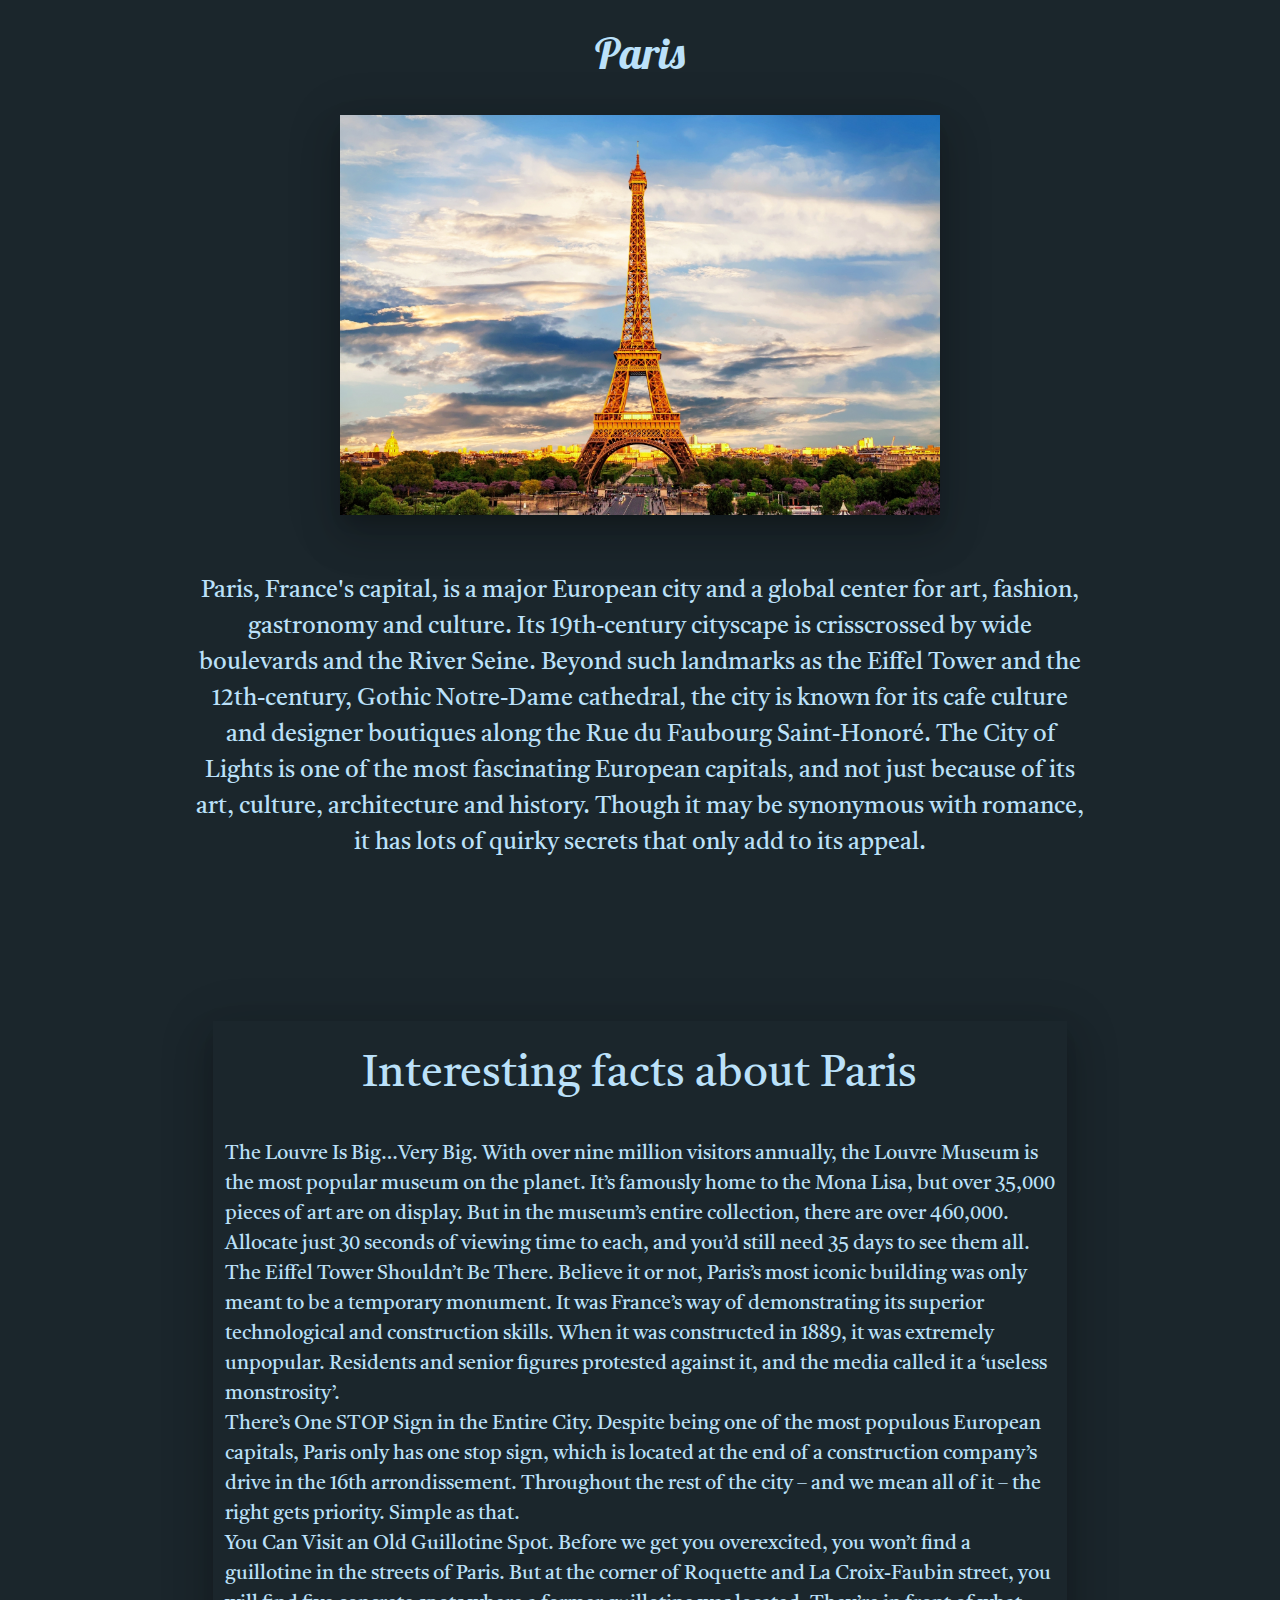
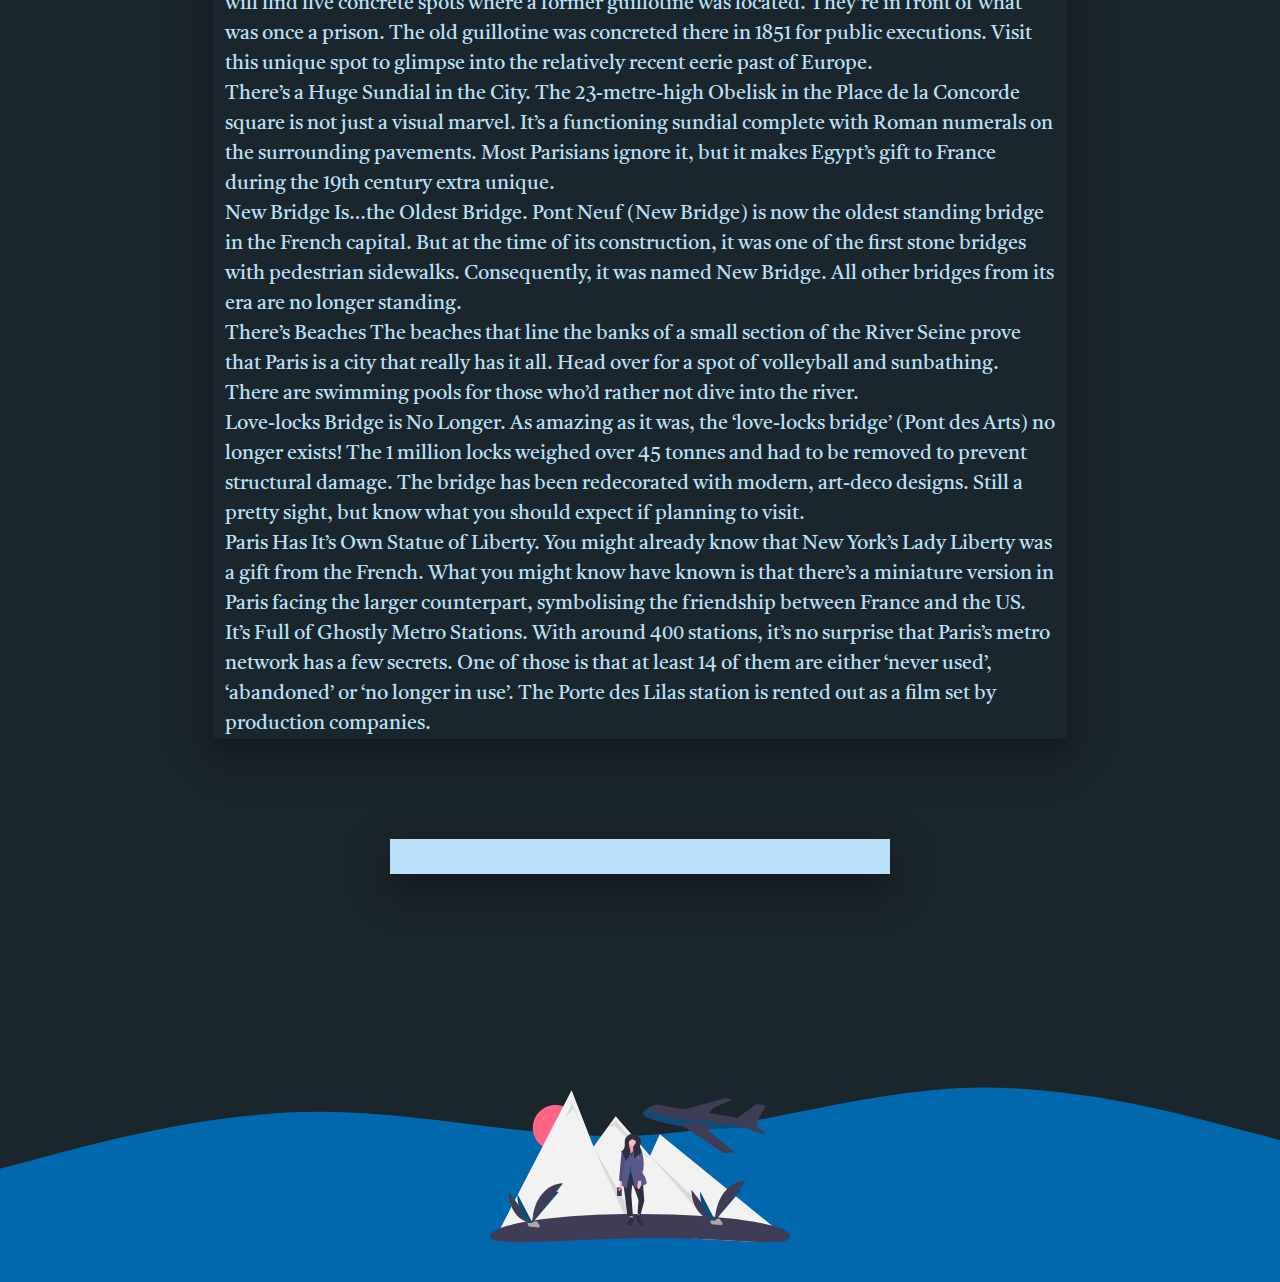
<file: paris.html>
<!DOCTYPE html>
<html lang="en">

<head>
    <meta charset="UTF-8">
    <meta name="viewport" content="width=device-width, initial-scale=1.0">
    <title>Explore Outdoors</title>
    <link rel="stylesheet" href="./assets/styles/animations.css">
    <link href="https://fonts.googleapis.com/css2?family=Castoro&family=Lobster&display=swap" rel="stylesheet">
    <link rel="stylesheet" href="https://cdnjs.cloudflare.com/ajax/libs/materialize/1.0.0/css/materialize.min.css">
    <link
    rel="stylesheet"
    href="https://cdnjs.cloudflare.com/ajax/libs/animate.css/4.1.1/animate.min.css"
  />
    <link rel="stylesheet" href="./assets/styles/style.css">
</head>



<body class="body">
    <div class="container center-align">
        <div class="row">
            <!-- City Information -->
            <h3 class="resultHeader header col s12 animate__animated animate__flipInX">
                Paris
            </h3>
        </div>
        <div class="col s12">
            <article class="cities" id="Paris">
                <!-- Image -->
                <img src="./assets/images/paris.jpg" class="z-depth-5 animate__animated animate__jackInTheBox city-img" width="600" height="400">

                <p class="animate__animated animate__fadeInUp result-info">
                    Paris, France's capital, is a major European city and a global center for art, fashion, gastronomy and
                    culture. Its 19th-century cityscape is crisscrossed by wide boulevards and the River Seine. Beyond such
                    landmarks as the Eiffel Tower and the 12th-century, Gothic Notre-Dame cathedral, the city is known for its
                    cafe culture and designer boutiques along the Rue du Faubourg Saint-Honoré.
                    The City of Lights is one of the most fascinating European capitals, and not just because of its art,
                    culture, architecture and history. Though it may be synonymous with romance, it has lots of quirky secrets
                    that only add to its appeal.
                </p>
            </article>
        </div>
        <div class="row stats animate__animated animate__fadeInUp result-info">
        </div>
    </div>
    <div class="row center-align facts-container">
        <div class="col s8 offset-s2 z-depth-5 facts">
            <h3> Interesting facts about Paris</h3></br>

            <ul>
                <li class="left-align">The Louvre Is Big…Very Big.
                    With over nine million visitors annually, the Louvre Museum is the most popular museum on the
                    planet. It’s famously home to the Mona Lisa, but over 35,000 pieces of art are on display. But in
                    the museum’s entire collection, there are over 460,000. Allocate just 30 seconds of viewing time to
                    each, and you’d still need 35 days to see them all.</li>
                
                <li class="left-align">The Eiffel Tower Shouldn’t Be There.
                    Believe it or not, Paris’s most iconic building was only meant to be a temporary monument. It was
                    France’s way of demonstrating its superior technological and construction skills. When it was
                    constructed in 1889, it was extremely unpopular. Residents and senior figures protested against it,
                    and the media called it a ‘useless monstrosity’.</li>
                
                <li class="left-align">There’s One STOP Sign in the Entire City.
                    Despite being one of the most populous European capitals, Paris only has one stop sign, which is
                    located at the end of a construction company’s drive in the 16th arrondissement. Throughout the rest
                    of the city – and we mean all of it – the right gets priority. Simple as that.</li>
                
                <li class="left-align">You Can Visit an Old Guillotine Spot.
                    Before we get you overexcited, you won’t find a guillotine in the streets of Paris. But at the
                    corner of Roquette and La Croix-Faubin street, you will find five concrete spots where a former
                    guillotine was located. They’re in front of what was once a prison. The old guillotine was concreted
                    there in 1851 for public executions. Visit this unique spot to glimpse into the relatively recent
                    eerie past of Europe.</li>
                
                <li class="left-align">There’s a Huge Sundial in the City.
                    The 23-metre-high Obelisk in the Place de la Concorde square is not just a visual marvel. It’s a
                    functioning sundial complete with Roman numerals on the surrounding pavements. Most Parisians ignore
                    it, but it makes Egypt’s gift to France during the 19th century extra unique.</li>
                
                <li class="left-align">New Bridge Is…the Oldest Bridge.
                    Pont Neuf (New Bridge) is now the oldest standing bridge in the French capital. But at the time of
                    its construction, it was one of the first stone bridges with pedestrian sidewalks. Consequently, it
                    was named New Bridge. All other bridges from its era are no longer standing.</li>
                
                <li class="left-align">There’s Beaches The beaches that line the banks of a small section of the River Seine prove that Paris is a city
                    that really has it all. Head over for a spot of volleyball and sunbathing. There are swimming pools
                    for those who’d rather not dive into the river.</li>

                <li class="left-align">Love-locks Bridge is No Longer.
                    As amazing as it was, the ‘love-locks bridge’ (Pont des Arts) no longer exists! The 1 million locks
                    weighed over 45 tonnes and had to be removed to prevent structural damage. The bridge has been
                    redecorated with modern, art-deco designs. Still a pretty sight, but know what you should expect if
                    planning to visit.</li>
                
                <li class="left-align">Paris Has It’s Own Statue of Liberty.
                    You might already know that New York’s Lady Liberty was a gift from the French. What you might know
                    have known is that there’s a miniature version in Paris facing the larger counterpart, symbolising
                    the friendship between France and the US.</li>
                
                <li class="left-align">It’s Full of Ghostly Metro Stations.
                    With around 400 stations, it’s no surprise that Paris’s metro network has a few secrets. One of
                    those is that at least 14 of them are either ‘never used’, ‘abandoned’ or ‘no longer in use’. The
                    Porte des Lilas station is rented out as a film set by production companies.</li>
            </ul>
        </div>
    </div>
    <!-- City Info Ends -->

    <!-- Flight Widget -->
    <div class="container center-align widget z-depth-5">
        <div class="row">
            <div class="cityName" 
            data-locale="en-US" 
            data-currency="USD" 
            data-skyscanner-widget="FlightSearchWidget"
            data-destination-name="'CDG'"
            ></div>
        </div>
    </div>

    <!-- This content may need to be hiden or delayed to be shown until DOM content loads in order for a slopply load to not happen -->
    <footer>
        <!-- SVG File (Unfortunatly svgs will look like this) -->
        <svg class="back-ground-svg" xmlns="http://www.w3.org/2000/svg" viewBox="0 0 1440 320">
            <path fill="#0168AE" fill-opacity="1"
                d="M0,192L60,176C120,160,240,128,360,128C480,128,600,160,720,154.7C840,149,960,107,1080,101.3C1200,96,1320,128,1380,144L1440,160L1440,320L1380,320C1320,320,1200,320,1080,320C960,320,840,320,720,320C600,320,480,320,360,320C240,320,120,320,60,320L0,320Z">
            </path>
        </svg>
        <div class="lady-and-airplane-container">
            <svg class="plane-svg" width="1136" height="648" viewBox="0 0 1136 400" fill="none"
                xmlns="http://www.w3.org/2000/svg">
                <g id="results" clip-path="url(#clip0)">
                    <g id="lady-and-mountain">
                        <path id="Vector"
                            d="M248 300.523C295.496 300.523 334 262.019 334 214.523C334 167.026 295.496 128.523 248 128.523C200.504 128.523 162 167.026 162 214.523C162 262.019 200.504 300.523 248 300.523Z"
                            fill="#FF6584" />
                        <path id="Vector_2"
                            d="M1100.4 611.792C1095.34 616.343 1090.02 620.594 1084.47 624.522C1071.29 633.793 1057.04 641.451 1042.04 647.332C979.69 645.832 888.03 638.182 772.33 634.102C763.7 631.153 754.873 627.959 745.85 624.522C733.91 619.972 721.627 614.972 709 609.522C656.56 586.862 602.72 572.132 549.39 563.332C537.93 561.442 526.5 559.822 515.1 558.472C274.28 529.672 52.2 614.292 26.48 624.523H24L39.82 593.883L309 72.5225L371.95 234.143L392.04 285.733L447.41 209.753L476 170.523L606.2 319.793L643 238.523L897.78 446.443L911.99 458.033L926.37 469.773L930.95 473.513L1067.16 584.672L1100.4 611.792Z"
                            fill="#F2F2F2" />
                        <path id="Vector_3" opacity="0.1"
                            d="M285 177.523L311 120.523L347 203.523L316 143.523L285 177.523Z" fill="black" />
                        <path id="Vector_4" opacity="0.1"
                            d="M549.39 563.333C537.93 561.443 526.5 559.823 515.1 558.473L392.04 285.732L549.39 563.333Z"
                            fill="black" />
                        <path id="Vector_5" opacity="0.1"
                            d="M447.411 209.752L476 187.523L606 337.523L474 209.523L447.411 209.752Z" fill="black" />
                        <path id="Vector_6" opacity="0.1"
                            d="M606.197 319.789L866 568.523L830.464 576.904L606.197 319.789Z" fill="black" />
                        <path id="Vector_7"
                            d="M1136 625.023C1136 644.393 1103.04 648.803 1042.04 647.333C979.69 645.833 888.03 638.182 772.33 634.102C728.57 632.562 681.36 631.523 631 631.523C317.3 631.523 0 671.693 0 625.023C0 614.023 14.12 603.523 39.82 593.883C116.02 565.303 294 544.372 507.22 541.002C516.92 540.842 526.69 540.726 536.53 540.653C546.95 540.563 557.44 540.519 568 540.523C652.77 540.523 733.21 543.282 805.46 548.232C805.69 548.252 805.91 548.272 806.14 548.283C811.94 548.683 817.683 549.096 823.37 549.523C829.58 549.993 835.723 550.476 841.8 550.973C843.05 551.073 844.3 551.172 845.54 551.283C846.44 551.352 847.34 551.433 848.23 551.513C849.87 551.643 851.51 551.783 853.13 551.933C853.187 551.931 853.244 551.934 853.3 551.943C856.28 552.203 859.24 552.463 862.18 552.723C862.49 552.753 862.8 552.783 863.11 552.802C948.56 560.552 1019.18 571.562 1067.16 584.672C1111.06 596.663 1136 610.403 1136 625.023Z"
                            fill="#3F3D56" />
                        <path id="Vector_8"
                            d="M141.788 574.816C141.788 574.816 154.522 574.423 158.359 571.691C162.197 568.958 177.947 565.695 178.899 570.078C179.851 574.46 198.036 591.875 183.659 591.991C169.283 592.107 150.255 589.752 146.425 587.419C142.594 585.086 141.788 574.816 141.788 574.816Z"
                            fill="#A8A8A8" />
                        <path id="Vector_9" opacity="0.2"
                            d="M183.916 590.466C169.54 590.582 150.512 588.226 146.681 585.893C143.764 584.116 142.602 577.741 142.213 574.799C141.944 574.811 141.788 574.816 141.788 574.816C141.788 574.816 142.594 585.086 146.425 587.419C150.255 589.752 169.283 592.107 183.659 591.991C187.809 591.958 189.243 590.481 189.164 588.295C188.587 589.616 187.005 590.441 183.916 590.466Z"
                            fill="black" />
                        <path id="Vector_10"
                            d="M833.788 565.816C833.788 565.816 846.522 565.423 850.359 562.691C854.197 559.958 869.947 556.695 870.899 561.078C871.851 565.46 890.036 582.875 875.659 582.991C861.283 583.107 842.255 580.752 838.425 578.419C834.594 576.086 833.788 565.816 833.788 565.816Z"
                            fill="#A8A8A8" />
                        <path id="Vector_11" opacity="0.2"
                            d="M875.916 581.466C861.539 581.582 842.512 579.226 838.681 576.893C835.764 575.116 834.602 568.741 834.213 565.799C833.944 565.811 833.788 565.816 833.788 565.816C833.788 565.816 834.594 576.086 838.425 578.419C842.255 580.752 861.283 583.107 875.659 582.991C879.809 582.958 881.243 581.481 881.164 579.295C880.587 580.616 879.005 581.441 875.916 581.466Z"
                            fill="black" />
                        <path id="Vector_12" d="M499 440.479H481V472.566H499V440.479Z" fill="#3F3D56" />
                        <path id="Vector_13"
                            d="M490 452.609C491.945 452.609 493.522 451.033 493.522 449.088C493.522 447.143 491.945 445.566 490 445.566C488.055 445.566 486.478 447.143 486.478 449.088C486.478 451.033 488.055 452.609 490 452.609Z"
                            fill="#F2F2F2" />
                        <path id="Vector_14"
                            d="M492.182 413.059C492.182 413.059 486.704 444.834 496.565 445.93C506.426 447.025 497.661 411.963 497.661 411.963L492.182 413.059Z"
                            fill="#FFB9B9" />
                        <path id="Vector_15"
                            d="M498.756 304.586C498.756 304.586 487.252 413.607 490.539 415.25C493.826 416.894 502.591 419.085 504.235 417.442C505.878 415.798 512.453 348.413 512.453 348.413L507.522 313.351L498.756 304.586Z"
                            fill="#575A89" />
                        <path id="Vector_16" opacity="0.1"
                            d="M498.756 304.586C498.756 304.586 487.252 413.607 490.539 415.25C493.826 416.894 502.591 419.085 504.235 417.442C505.878 415.798 512.453 348.413 512.453 348.413L507.522 313.351L498.756 304.586Z"
                            fill="black" />
                        <path id="Vector_17" d="M554.363 255.554H519.848V292.807H554.363V255.554Z" fill="#2F2E41" />
                        <path id="Vector_18"
                            d="M527.792 272.263C527.792 272.263 526.697 296.368 519.027 298.012C511.357 299.655 526.149 327.595 526.149 327.595L549.158 325.404L554.637 292.533C554.637 292.533 542.036 290.342 546.419 273.359L527.792 272.263Z"
                            fill="#FFB9B9" />
                        <path id="Vector_19" opacity="0.1"
                            d="M527.792 272.263C527.792 272.263 526.697 296.368 519.027 298.012C511.357 299.655 526.149 327.595 526.149 327.595L549.158 325.404L554.637 292.533C554.637 292.533 542.036 290.342 546.419 273.359L527.792 272.263Z"
                            fill="black" />
                        <path id="Vector_20"
                            d="M528.888 547.829L530.531 557.142L540.393 554.951L538.201 545.637L528.888 547.829Z"
                            fill="#FFB9B9" />
                        <path id="Vector_21"
                            d="M560.115 533.585L556.828 543.446L567.237 548.924L567.785 540.707L560.115 533.585Z"
                            fill="#FFB9B9" />
                        <path id="Vector_22"
                            d="M517.383 385.667C517.383 385.667 504.235 424.016 506.974 442.095C509.713 460.174 520.67 546.185 520.67 546.185C520.67 546.185 533.271 554.403 540.941 545.089L535.462 471.678C535.462 471.678 536.558 427.303 540.94 431.686C545.323 436.068 562.306 487.566 562.306 487.566L559.019 534.133C559.019 534.133 560.663 548.377 570.524 542.35L584.22 490.853C584.22 490.853 579.837 421.824 577.646 419.085C575.455 416.346 561.211 384.571 561.211 384.571L517.383 385.667Z"
                            fill="#2F2E41" />
                        <path id="Vector_23"
                            d="M539.023 282.946C547.797 282.946 554.91 275.833 554.91 267.058C554.91 258.284 547.797 251.171 539.023 251.171C530.249 251.171 523.135 258.284 523.135 267.058C523.135 275.833 530.249 282.946 539.023 282.946Z"
                            fill="#FFB9B9" />
                        <path id="Vector_24"
                            d="M522.862 306.229C522.862 306.229 528.888 314.995 536.558 308.969C544.227 302.942 548.61 302.394 548.61 302.394L557.924 307.873L555.732 329.239L559.019 388.406C559.019 388.406 519.027 391.693 516.835 387.31C514.644 382.928 519.575 364.301 519.575 364.301L512.453 324.308V306.229H522.862Z"
                            fill="#0F4C75" />
                        <path id="Vector_25"
                            d="M535.462 322.117C535.462 322.117 525.601 291.985 522.314 291.438C519.027 290.89 509.713 297.464 509.713 297.464C509.713 297.464 496.017 301.847 496.017 304.586C496.017 307.325 498.209 307.325 498.209 307.325L505.878 322.117C505.878 322.117 509.166 335.265 508.07 344.031C507.409 349.299 507.226 354.617 507.522 359.918C507.522 359.918 495.469 432.234 501.496 434.425C507.522 436.616 507.522 438.808 507.522 438.808C507.522 438.808 516.287 443.738 517.931 441.547C519.574 439.356 535.462 345.126 535.462 345.126C535.462 345.126 543.68 329.239 535.462 322.117Z"
                            fill="#575A89" />
                        <path id="Vector_26"
                            d="M537.653 322.117C537.653 322.117 542.584 310.612 539.845 302.942C539.845 302.942 542.584 302.394 543.68 300.751C544.775 299.107 543.68 290.89 546.419 290.342C549.158 289.794 569.428 290.342 570.524 291.438C571.62 292.533 574.907 300.203 574.907 300.203H573.263L561.211 319.926C561.211 319.926 567.237 357.179 566.141 363.205C565.046 369.231 582.029 394.432 584.22 396.076C586.411 397.719 596.273 424.016 591.89 426.755C587.507 429.494 549.158 447.025 547.515 438.26C545.871 429.494 534.366 376.901 534.366 376.901C534.366 376.901 533.818 347.866 535.462 340.744C537.106 333.622 537.653 322.117 537.653 322.117Z"
                            fill="#575A89" />
                        <path id="Vector_27"
                            d="M563.402 409.772C563.402 409.772 551.897 447.573 563.402 445.93C574.907 444.286 572.167 408.676 572.167 408.676L563.402 409.772Z"
                            fill="#FFB9B9" />
                        <path id="Vector_28"
                            d="M539.321 554.97C539.321 554.97 548.404 557.565 547.755 563.404C547.553 565.101 546.906 566.714 545.881 568.081C544.856 569.447 543.488 570.52 541.916 571.189C540.965 571.807 540.214 572.688 539.754 573.724C539.293 574.761 539.143 575.908 539.321 577.028C539.97 580.921 534.131 586.76 524.399 584.165C514.668 581.57 516.614 578.975 516.614 578.975C517.144 576.096 518.772 573.537 521.156 571.838C525.048 569.243 529.59 560.16 529.59 559.511C529.59 558.863 530.887 554.321 530.887 554.321C530.887 554.321 536.077 551.077 539.321 554.97Z"
                            fill="#2F2E41" />
                        <path id="Vector_29"
                            d="M558.471 542.35C558.471 542.35 548.61 546.733 550.802 552.211C552.993 557.69 560.115 565.36 561.211 573.577C562.306 581.795 571.62 588.917 578.194 584.534C584.768 580.151 577.098 571.386 577.098 571.386C577.098 571.386 568.88 556.046 568.333 552.759C567.785 549.472 569.428 546.185 566.141 545.089C562.854 543.994 558.471 542.35 558.471 542.35Z"
                            fill="#2F2E41" />
                        <path id="Vector_30" opacity="0.1"
                            d="M572.989 305.955C572.989 305.955 571.62 299.655 573.263 303.49C574.907 307.325 586.959 353.892 576.002 381.832C576.002 381.832 574.907 416.346 573.811 416.346C572.715 416.346 559.567 415.798 560.115 411.963C560.663 408.128 561.758 346.222 561.758 342.387C561.758 338.552 563.676 313.625 563.676 313.625L572.989 305.955Z"
                            fill="black" />
                        <path id="Vector_31"
                            d="M570.524 296.368C572.28 298.547 573.753 300.941 574.907 303.49C576.55 307.325 588.603 353.892 577.646 381.832C577.646 381.832 576.55 416.346 575.455 416.346C574.359 416.346 561.211 415.798 561.758 411.963C562.306 408.128 563.402 346.222 563.402 342.387C563.402 338.552 560.115 312.804 560.115 312.804L570.524 296.368Z"
                            fill="#575A89" />
                        <path id="Vector_32"
                            d="M530.067 239.088C524.319 240.885 520.027 245.581 516.026 250.083C514.471 251.675 513.151 253.482 512.108 255.448C511.092 257.954 510.555 260.629 510.525 263.334C510.259 267.525 510.173 271.723 510.27 275.927C510.362 279.954 510.609 284.083 509.371 287.916C508.174 291.622 505.682 294.755 503.971 298.254C501.241 303.835 500.611 310.607 503.131 316.286C504.518 319.412 506.763 322.072 508.44 325.052C511.406 330.36 512.505 336.509 511.56 342.515L519.449 332.295C524.502 325.75 529.714 318.853 531.136 310.707C533.198 298.892 526.895 287.319 525.652 275.39C525.305 272.064 525.421 268.472 527.304 265.708C530.083 261.627 536.128 260.186 537.799 255.541C538.041 257.486 549.694 263.682 551.097 262.476C551.961 264.806 552.211 267.317 551.826 269.771C551.441 272.225 550.432 274.539 548.896 276.491C547.768 277.892 546.381 279.07 545.281 280.492C542.432 284.176 541.784 289.144 542.186 293.783C542.588 298.423 543.924 302.929 544.63 307.533C545.227 312.116 545.512 316.735 545.483 321.357C545.536 324.556 545.448 328.127 543.204 330.408C546.884 329.119 550.246 327.058 553.065 324.365C554.595 322.699 556.239 321.142 557.984 319.703C561.513 317.157 566.294 316.402 569.173 313.139C571.743 310.225 572.153 305.951 571.549 302.114C570.945 298.276 569.473 294.624 568.732 290.81C567.796 285.959 568.058 280.953 569.495 276.226C570.543 272.793 572.215 269.483 572.42 265.9C572.837 258.59 567.201 252.476 561.782 247.552C553.664 240.177 541.092 235.641 530.067 239.088Z"
                            fill="#2F2E41" />
                    </g>
                    <g id="plane">
                        <path id="Vector_33"
                            d="M1007.19 206.367C1002.33 208.16 993.806 209.627 983.935 210.811C957.096 214.031 920.315 215.175 920.315 215.175C920.315 215.175 731.29 230.854 589.609 172.544C589.609 172.544 569.001 161.738 588.144 147.2C591.085 145.025 594.213 143.115 597.492 141.493C597.492 141.493 597.571 141.412 597.728 141.262C599.902 139.251 602.253 137.44 604.751 135.849C612.09 131.105 624.485 125.476 639.567 128.025L1011.66 188.212C1011.66 188.212 1025.25 199.695 1007.19 206.367Z"
                            fill="#3F3D56" />
                        <path id="Vector_34"
                            d="M933.044 179.092L1010.94 123.821L1045.28 129.759L1011.66 188.211C1011.66 188.211 933.939 188.829 933.044 179.092Z"
                            fill="#3F3D56" />
                        <path id="Vector_35"
                            d="M736.923 145.517L892.088 102L917.101 107.226L847.01 138.756L825.1 163.264L736.923 145.517Z"
                            fill="#3F3D56" />
                        <path id="Vector_36"
                            d="M983.935 210.811C957.096 214.031 920.315 215.175 920.315 215.175C920.315 215.175 731.29 230.854 589.609 172.544C589.609 172.544 569.001 161.738 588.144 147.2L588.209 147.466C588.209 147.466 618.778 168.128 764.845 185.38L983.935 210.811Z"
                            fill="#0F4C75" />
                        <path id="Vector_37"
                            d="M958.992 209.616L1028.37 237.94L1045.79 236.005L1004.3 204.82C1004.3 204.82 954.109 194.117 958.992 209.616Z"
                            fill="#3F3D56" />
                        <path id="Vector_38"
                            d="M613.338 150.492C610.025 150.55 602.442 144.996 597.728 141.262C599.902 139.251 602.253 137.44 604.751 135.849C608.551 138.765 615.316 143.488 619.076 143.32C624.504 143.077 618.32 150.405 613.338 150.492Z"
                            fill="#0F4C75" />
                        <path id="Vector_39"
                            d="M928.496 307.532L883.957 309.86L758.737 225.42L735.49 209.744L724.192 202.125C745.379 184.218 831.808 208.908 831.808 208.908C833.463 210.305 833.989 212.625 833.913 215.187C833.771 219.989 831.516 225.641 830.646 227.653C830.437 228.138 830.309 228.41 830.309 228.41L928.496 307.532Z"
                            fill="#3F3D56" />
                    </g>
                    <g id="left-hand-right-leaf">
                        <path id="Vector_40"
                            d="M70.8867 458.182C70.8867 522.198 111.047 573.999 160.678 573.999L70.8867 458.182Z"
                            fill="#3F3D56" />
                        <path id="Vector_41"
                            d="M103.42 463.985C103.42 524.794 129.029 573.999 160.678 573.999L103.42 463.985Z"
                            fill="#0F4C75" />
                    </g>
                    <g id="left-hand-left-leaf">
                        <path id="Vector_42"
                            d="M160.678 573.999C160.678 509.264 205.494 456.881 260.879 456.881L160.678 573.999Z"
                            fill="#0F4C75" />
                        <path id="Vector_43"
                            d="M160.678 573.999C160.678 491.282 212.479 424.348 276.495 424.348L160.678 573.999Z"
                            fill="#3F3D56" />
                    </g>
                    <g id="right-hand-right-leaf">
                        <path id="Vector_44"
                            d="M852.678 564.999C852.678 500.264 897.494 447.881 952.879 447.881L852.678 564.999Z"
                            fill="#0F4C75" />
                        <path id="Vector_45"
                            d="M852.678 564.999C852.678 482.282 904.479 415.348 968.495 415.348L852.678 564.999Z"
                            fill="#3F3D56" />
                    </g>
                    <g id="right-hand-left-leaf">
                        <path id="Vector_46"
                            d="M762.887 449.182C762.887 513.198 803.047 564.999 852.678 564.999L762.887 449.182Z"
                            fill="#3F3D56" />
                        <path id="Vector_47"
                            d="M795.42 454.985C795.42 515.794 821.029 564.999 852.678 564.999L795.42 454.985Z"
                            fill="#0F4C75" />
                    </g>
                </g>
                <defs>
                    <clipPath id="clip0">
                        <rect width="1136" height="647.595" fill="white" />
                    </clipPath>
                </defs>
            </svg>
        </div>
    </footer>
    <script src="https://code.jquery.com/jquery-3.5.1.slim.min.js"
        integrity="sha256-4+XzXVhsDmqanXGHaHvgh1gMQKX40OUvDEBTu8JcmNs=" crossorigin="anonymous">
    </script>
    <script src="https://widgets.skyscanner.net/widget-server/js/loader.js" async></script>
    <script src='./assets/js/results.js'></script>
</body>

</html>
</file>
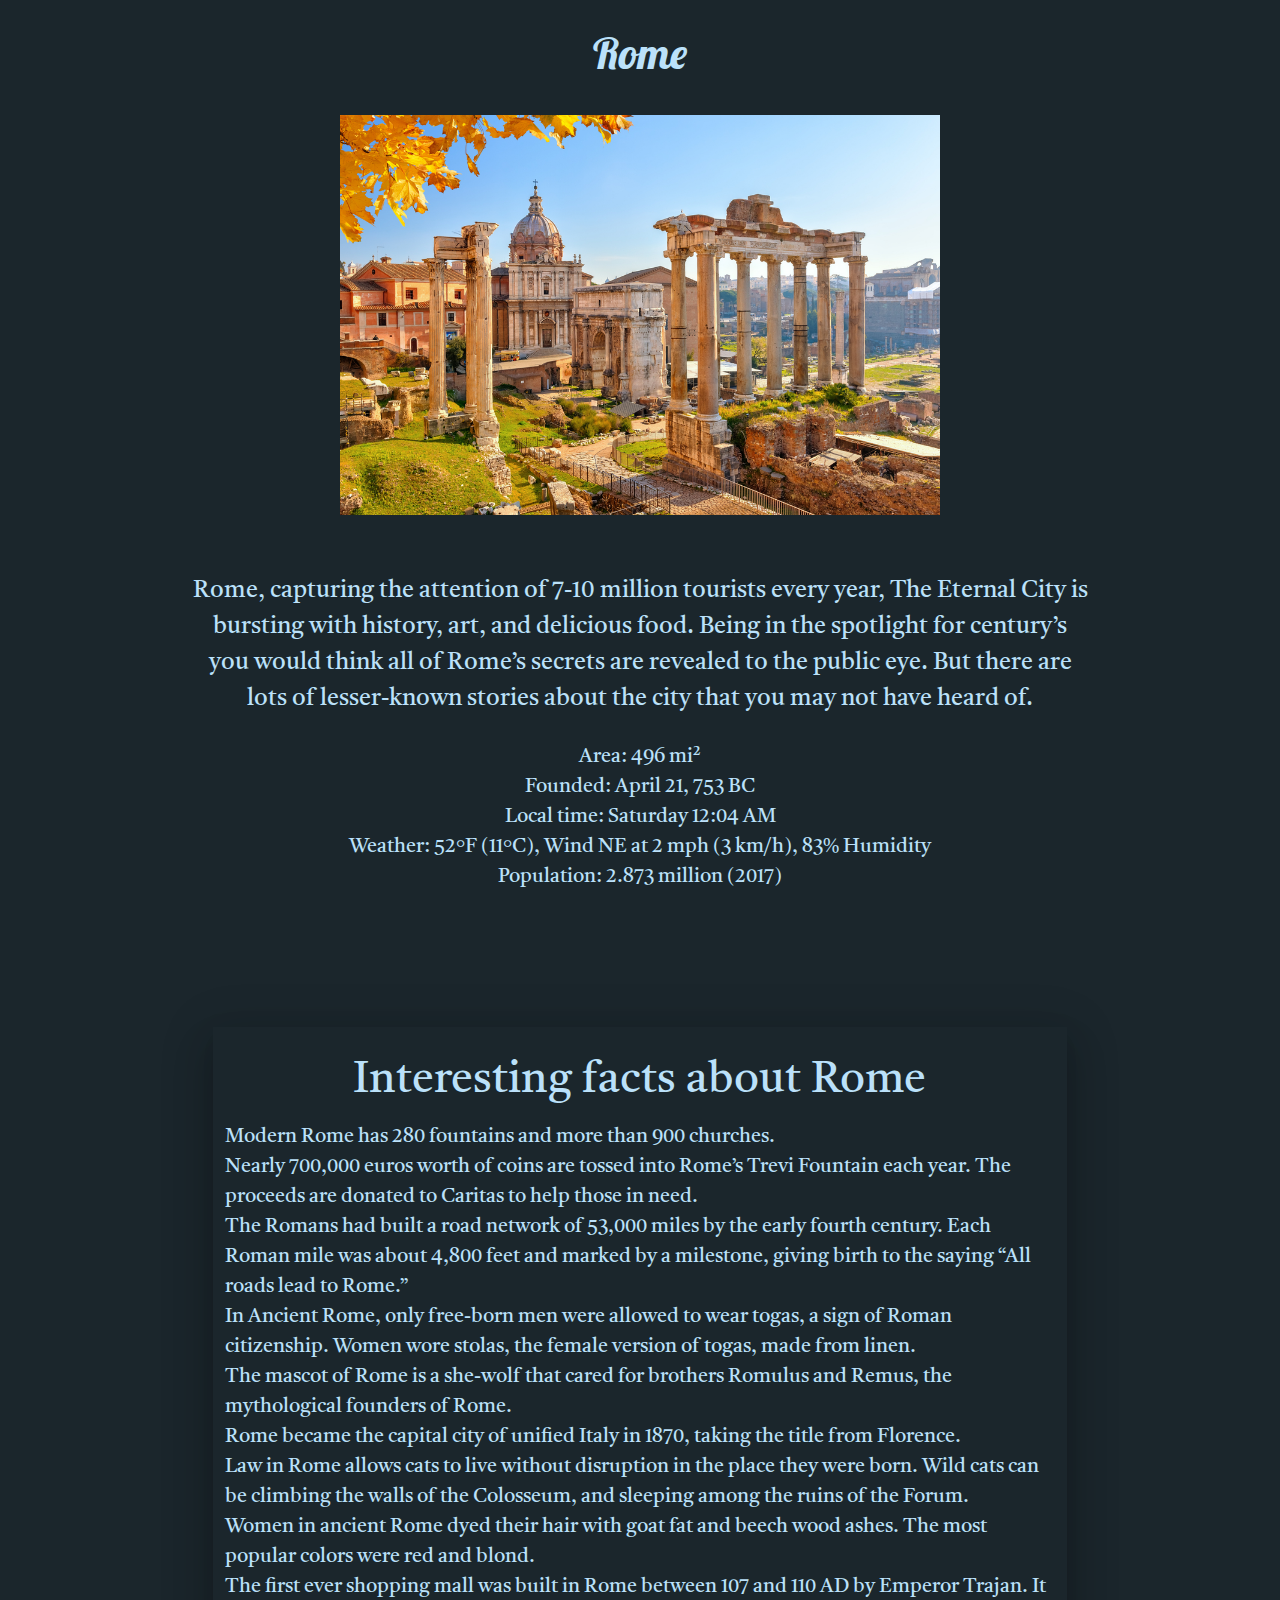
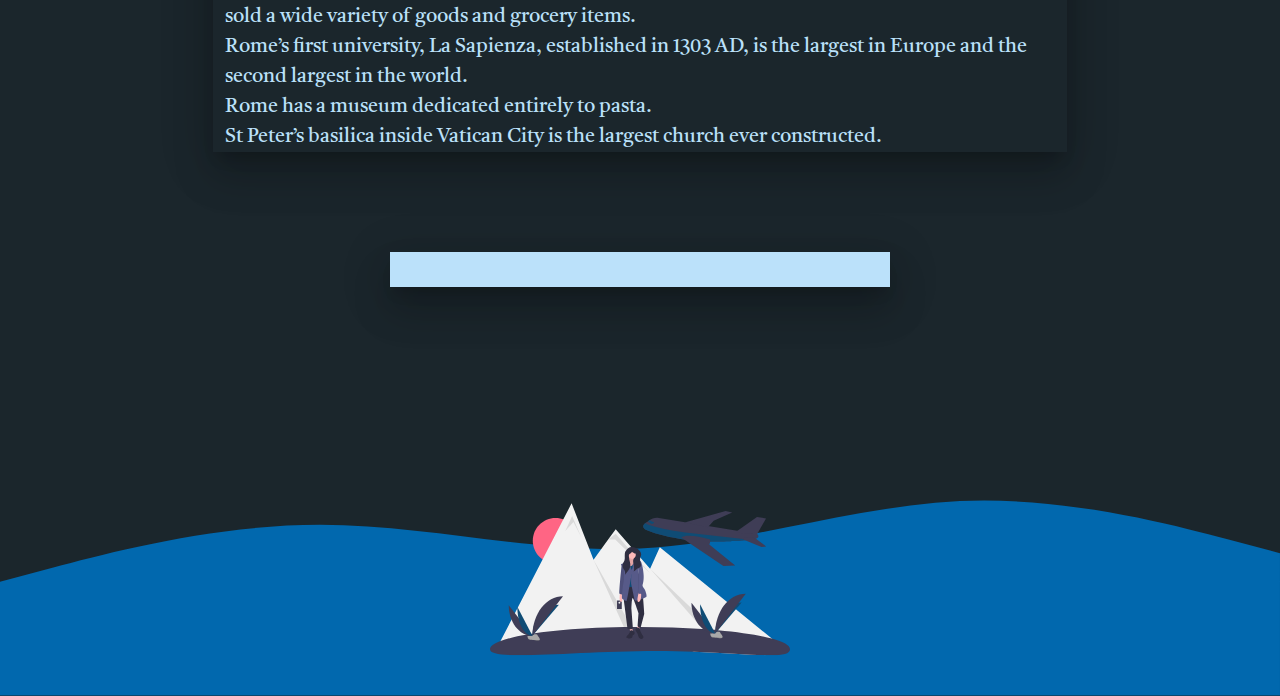
<file: rome.html>
<!DOCTYPE html>
<html lang="en">

<head>
    <meta charset="UTF-8">
    <meta name="viewport" content="width=device-width, initial-scale=1.0">
    <title>Explore Outdoors</title>
    <link rel="shortcut icon" type="image/jpg" href="./assets/images/favicon-2.ico"/>
    <link rel="stylesheet" href="./assets/styles/animations.css">
    <link
    rel="stylesheet"
    href="https://cdnjs.cloudflare.com/ajax/libs/animate.css/4.1.1/animate.min.css"
  />
    <link href="https://fonts.googleapis.com/css2?family=Castoro&family=Lobster&display=swap" rel="stylesheet">
    <link rel="stylesheet" href="https://cdnjs.cloudflare.com/ajax/libs/materialize/1.0.0/css/materialize.min.css">
    <link rel="stylesheet" href="./assets/styles/style.css">
</head>



<body class="body">
    <div class="container center-align">
        <div class="row">
            <!-- City Information -->
            <h3 class="resultHeader header col s12 animate__animated animate__flipInX">
                Rome
            </h3>
        </div>
        <div class="col s12">
            <article class="cities" id="Rome">
                <!-- Image -->
                <img class="animate__animated animate__jackInTheBox city-img" src="./assets/images/Rome.jpg" width="600" height="400">

                <p class="animate__animated animate__fadeInUp result-info">
                    Rome, capturing the attention of 7-10 million tourists every year, The Eternal City is bursting with
                    history, art, and delicious food. Being in the spotlight for century’s you would think all of Rome’s secrets
                    are revealed to the public eye. But there are lots of lesser-known stories about the city that you may not
                    have heard of.
                </p>
            </article>
        </div>
        <div class="row stats animate__animated animate__fadeInUp result-info">
            <ul class="col s12">
            <li>Area: 496 mi²</li>
            <li>Founded: April 21, 753 BC</li>
            <li>Local time: Saturday 12:04 AM</li>
            <li>Weather: 52°F (11°C), Wind NE at 2 mph (3 km/h), 83% Humidity</li>
            <li>Population: 2.873 million (2017)</li>
            </ul>
        </div>
    </div>
    <div class="row center-align facts-container">
        <div class="col s8 offset-s2 z-depth-5 facts">
            <h3> Interesting facts about Rome</h3>

            <ul>
                <li class="left-align">Modern Rome has 280 fountains and more than 900 churches.</li>
                    
                <li class="left-align">Nearly 700,000 euros worth of coins are tossed into Rome’s Trevi Fountain each year. The proceeds are
                        donated to Caritas to help those in need.</li>
                    
                <li class="left-align"> The Romans had built a road network of 53,000 miles by the early fourth century. Each Roman mile
                    was about 4,800 feet and marked by a milestone, giving birth to the saying “All roads lead to Rome.”</li>
                    
                <li class="left-align">In Ancient Rome, only free-born men were allowed to wear togas, a sign of Roman citizenship. Women wore
                    stolas, the female version of togas, made from linen.</li>
                    
                <li class="left-align">The mascot of Rome is a she-wolf that cared for brothers Romulus and Remus, the mythological
                    founders of Rome.</li>
                    
                <li class="left-align">Rome became the capital city of unified Italy in 1870, taking the title from Florence.</li>
                    
                <li class="left-align"> Law in Rome allows cats to live without disruption in the place they were born. Wild cats can be
                    climbing the walls of the Colosseum, and sleeping among the ruins of the Forum.</li>
                    
                <li class="left-align">Women in ancient Rome dyed their hair with goat fat and beech wood ashes. The most popular colors were
                    red and blond.</li>
                    
                <li class="left-align">The first ever shopping mall was built in Rome between 107 and 110 AD by Emperor Trajan. It sold a wide
                    variety of goods and grocery items.</li>
                    
                <li class="left-align"> Rome’s first university, La Sapienza, established in 1303 AD, is the largest in Europe and the
                    second largest in the world.</li>
                    
                <li class="left-align">Rome has a museum dedicated entirely to pasta.</li>
                    
                <li class="left-align"> St Peter’s basilica inside Vatican City is the largest church ever constructed.</li>
            </ul>
        </div>
    </div>
    <!-- City Info Ends -->

    <!-- Flight Widget -->
    <div class="container center-align widget z-depth-5">
        <div class="row">
            <div class="cityName" 
            data-locale="en-US" 
            data-currency="USD" 
            data-skyscanner-widget="FlightSearchWidget"
            data-destination-name="'FCO'"
            ></div>
        </div>
    </div>

    <!-- This content may need to be hiden or delayed to be shown until DOM content loads in order for a slopply load to not happen -->
    <footer>
        <!-- SVG File (Unfortunatly svgs will look like this) -->
        <svg class="back-ground-svg" xmlns="http://www.w3.org/2000/svg" viewBox="0 0 1440 320">
            <path fill="#0168AE" fill-opacity="1"
                d="M0,192L60,176C120,160,240,128,360,128C480,128,600,160,720,154.7C840,149,960,107,1080,101.3C1200,96,1320,128,1380,144L1440,160L1440,320L1380,320C1320,320,1200,320,1080,320C960,320,840,320,720,320C600,320,480,320,360,320C240,320,120,320,60,320L0,320Z">
            </path>
        </svg>
        <div class="lady-and-airplane-container">
            <svg class="plane-svg" width="1136" height="648" viewBox="0 0 1136 400" fill="none"
                xmlns="http://www.w3.org/2000/svg">
                <g id="results" clip-path="url(#clip0)">
                    <g id="lady-and-mountain">
                        <path id="Vector"
                            d="M248 300.523C295.496 300.523 334 262.019 334 214.523C334 167.026 295.496 128.523 248 128.523C200.504 128.523 162 167.026 162 214.523C162 262.019 200.504 300.523 248 300.523Z"
                            fill="#FF6584" />
                        <path id="Vector_2"
                            d="M1100.4 611.792C1095.34 616.343 1090.02 620.594 1084.47 624.522C1071.29 633.793 1057.04 641.451 1042.04 647.332C979.69 645.832 888.03 638.182 772.33 634.102C763.7 631.153 754.873 627.959 745.85 624.522C733.91 619.972 721.627 614.972 709 609.522C656.56 586.862 602.72 572.132 549.39 563.332C537.93 561.442 526.5 559.822 515.1 558.472C274.28 529.672 52.2 614.292 26.48 624.523H24L39.82 593.883L309 72.5225L371.95 234.143L392.04 285.733L447.41 209.753L476 170.523L606.2 319.793L643 238.523L897.78 446.443L911.99 458.033L926.37 469.773L930.95 473.513L1067.16 584.672L1100.4 611.792Z"
                            fill="#F2F2F2" />
                        <path id="Vector_3" opacity="0.1"
                            d="M285 177.523L311 120.523L347 203.523L316 143.523L285 177.523Z" fill="black" />
                        <path id="Vector_4" opacity="0.1"
                            d="M549.39 563.333C537.93 561.443 526.5 559.823 515.1 558.473L392.04 285.732L549.39 563.333Z"
                            fill="black" />
                        <path id="Vector_5" opacity="0.1"
                            d="M447.411 209.752L476 187.523L606 337.523L474 209.523L447.411 209.752Z" fill="black" />
                        <path id="Vector_6" opacity="0.1"
                            d="M606.197 319.789L866 568.523L830.464 576.904L606.197 319.789Z" fill="black" />
                        <path id="Vector_7"
                            d="M1136 625.023C1136 644.393 1103.04 648.803 1042.04 647.333C979.69 645.833 888.03 638.182 772.33 634.102C728.57 632.562 681.36 631.523 631 631.523C317.3 631.523 0 671.693 0 625.023C0 614.023 14.12 603.523 39.82 593.883C116.02 565.303 294 544.372 507.22 541.002C516.92 540.842 526.69 540.726 536.53 540.653C546.95 540.563 557.44 540.519 568 540.523C652.77 540.523 733.21 543.282 805.46 548.232C805.69 548.252 805.91 548.272 806.14 548.283C811.94 548.683 817.683 549.096 823.37 549.523C829.58 549.993 835.723 550.476 841.8 550.973C843.05 551.073 844.3 551.172 845.54 551.283C846.44 551.352 847.34 551.433 848.23 551.513C849.87 551.643 851.51 551.783 853.13 551.933C853.187 551.931 853.244 551.934 853.3 551.943C856.28 552.203 859.24 552.463 862.18 552.723C862.49 552.753 862.8 552.783 863.11 552.802C948.56 560.552 1019.18 571.562 1067.16 584.672C1111.06 596.663 1136 610.403 1136 625.023Z"
                            fill="#3F3D56" />
                        <path id="Vector_8"
                            d="M141.788 574.816C141.788 574.816 154.522 574.423 158.359 571.691C162.197 568.958 177.947 565.695 178.899 570.078C179.851 574.46 198.036 591.875 183.659 591.991C169.283 592.107 150.255 589.752 146.425 587.419C142.594 585.086 141.788 574.816 141.788 574.816Z"
                            fill="#A8A8A8" />
                        <path id="Vector_9" opacity="0.2"
                            d="M183.916 590.466C169.54 590.582 150.512 588.226 146.681 585.893C143.764 584.116 142.602 577.741 142.213 574.799C141.944 574.811 141.788 574.816 141.788 574.816C141.788 574.816 142.594 585.086 146.425 587.419C150.255 589.752 169.283 592.107 183.659 591.991C187.809 591.958 189.243 590.481 189.164 588.295C188.587 589.616 187.005 590.441 183.916 590.466Z"
                            fill="black" />
                        <path id="Vector_10"
                            d="M833.788 565.816C833.788 565.816 846.522 565.423 850.359 562.691C854.197 559.958 869.947 556.695 870.899 561.078C871.851 565.46 890.036 582.875 875.659 582.991C861.283 583.107 842.255 580.752 838.425 578.419C834.594 576.086 833.788 565.816 833.788 565.816Z"
                            fill="#A8A8A8" />
                        <path id="Vector_11" opacity="0.2"
                            d="M875.916 581.466C861.539 581.582 842.512 579.226 838.681 576.893C835.764 575.116 834.602 568.741 834.213 565.799C833.944 565.811 833.788 565.816 833.788 565.816C833.788 565.816 834.594 576.086 838.425 578.419C842.255 580.752 861.283 583.107 875.659 582.991C879.809 582.958 881.243 581.481 881.164 579.295C880.587 580.616 879.005 581.441 875.916 581.466Z"
                            fill="black" />
                        <path id="Vector_12" d="M499 440.479H481V472.566H499V440.479Z" fill="#3F3D56" />
                        <path id="Vector_13"
                            d="M490 452.609C491.945 452.609 493.522 451.033 493.522 449.088C493.522 447.143 491.945 445.566 490 445.566C488.055 445.566 486.478 447.143 486.478 449.088C486.478 451.033 488.055 452.609 490 452.609Z"
                            fill="#F2F2F2" />
                        <path id="Vector_14"
                            d="M492.182 413.059C492.182 413.059 486.704 444.834 496.565 445.93C506.426 447.025 497.661 411.963 497.661 411.963L492.182 413.059Z"
                            fill="#FFB9B9" />
                        <path id="Vector_15"
                            d="M498.756 304.586C498.756 304.586 487.252 413.607 490.539 415.25C493.826 416.894 502.591 419.085 504.235 417.442C505.878 415.798 512.453 348.413 512.453 348.413L507.522 313.351L498.756 304.586Z"
                            fill="#575A89" />
                        <path id="Vector_16" opacity="0.1"
                            d="M498.756 304.586C498.756 304.586 487.252 413.607 490.539 415.25C493.826 416.894 502.591 419.085 504.235 417.442C505.878 415.798 512.453 348.413 512.453 348.413L507.522 313.351L498.756 304.586Z"
                            fill="black" />
                        <path id="Vector_17" d="M554.363 255.554H519.848V292.807H554.363V255.554Z" fill="#2F2E41" />
                        <path id="Vector_18"
                            d="M527.792 272.263C527.792 272.263 526.697 296.368 519.027 298.012C511.357 299.655 526.149 327.595 526.149 327.595L549.158 325.404L554.637 292.533C554.637 292.533 542.036 290.342 546.419 273.359L527.792 272.263Z"
                            fill="#FFB9B9" />
                        <path id="Vector_19" opacity="0.1"
                            d="M527.792 272.263C527.792 272.263 526.697 296.368 519.027 298.012C511.357 299.655 526.149 327.595 526.149 327.595L549.158 325.404L554.637 292.533C554.637 292.533 542.036 290.342 546.419 273.359L527.792 272.263Z"
                            fill="black" />
                        <path id="Vector_20"
                            d="M528.888 547.829L530.531 557.142L540.393 554.951L538.201 545.637L528.888 547.829Z"
                            fill="#FFB9B9" />
                        <path id="Vector_21"
                            d="M560.115 533.585L556.828 543.446L567.237 548.924L567.785 540.707L560.115 533.585Z"
                            fill="#FFB9B9" />
                        <path id="Vector_22"
                            d="M517.383 385.667C517.383 385.667 504.235 424.016 506.974 442.095C509.713 460.174 520.67 546.185 520.67 546.185C520.67 546.185 533.271 554.403 540.941 545.089L535.462 471.678C535.462 471.678 536.558 427.303 540.94 431.686C545.323 436.068 562.306 487.566 562.306 487.566L559.019 534.133C559.019 534.133 560.663 548.377 570.524 542.35L584.22 490.853C584.22 490.853 579.837 421.824 577.646 419.085C575.455 416.346 561.211 384.571 561.211 384.571L517.383 385.667Z"
                            fill="#2F2E41" />
                        <path id="Vector_23"
                            d="M539.023 282.946C547.797 282.946 554.91 275.833 554.91 267.058C554.91 258.284 547.797 251.171 539.023 251.171C530.249 251.171 523.135 258.284 523.135 267.058C523.135 275.833 530.249 282.946 539.023 282.946Z"
                            fill="#FFB9B9" />
                        <path id="Vector_24"
                            d="M522.862 306.229C522.862 306.229 528.888 314.995 536.558 308.969C544.227 302.942 548.61 302.394 548.61 302.394L557.924 307.873L555.732 329.239L559.019 388.406C559.019 388.406 519.027 391.693 516.835 387.31C514.644 382.928 519.575 364.301 519.575 364.301L512.453 324.308V306.229H522.862Z"
                            fill="#0F4C75" />
                        <path id="Vector_25"
                            d="M535.462 322.117C535.462 322.117 525.601 291.985 522.314 291.438C519.027 290.89 509.713 297.464 509.713 297.464C509.713 297.464 496.017 301.847 496.017 304.586C496.017 307.325 498.209 307.325 498.209 307.325L505.878 322.117C505.878 322.117 509.166 335.265 508.07 344.031C507.409 349.299 507.226 354.617 507.522 359.918C507.522 359.918 495.469 432.234 501.496 434.425C507.522 436.616 507.522 438.808 507.522 438.808C507.522 438.808 516.287 443.738 517.931 441.547C519.574 439.356 535.462 345.126 535.462 345.126C535.462 345.126 543.68 329.239 535.462 322.117Z"
                            fill="#575A89" />
                        <path id="Vector_26"
                            d="M537.653 322.117C537.653 322.117 542.584 310.612 539.845 302.942C539.845 302.942 542.584 302.394 543.68 300.751C544.775 299.107 543.68 290.89 546.419 290.342C549.158 289.794 569.428 290.342 570.524 291.438C571.62 292.533 574.907 300.203 574.907 300.203H573.263L561.211 319.926C561.211 319.926 567.237 357.179 566.141 363.205C565.046 369.231 582.029 394.432 584.22 396.076C586.411 397.719 596.273 424.016 591.89 426.755C587.507 429.494 549.158 447.025 547.515 438.26C545.871 429.494 534.366 376.901 534.366 376.901C534.366 376.901 533.818 347.866 535.462 340.744C537.106 333.622 537.653 322.117 537.653 322.117Z"
                            fill="#575A89" />
                        <path id="Vector_27"
                            d="M563.402 409.772C563.402 409.772 551.897 447.573 563.402 445.93C574.907 444.286 572.167 408.676 572.167 408.676L563.402 409.772Z"
                            fill="#FFB9B9" />
                        <path id="Vector_28"
                            d="M539.321 554.97C539.321 554.97 548.404 557.565 547.755 563.404C547.553 565.101 546.906 566.714 545.881 568.081C544.856 569.447 543.488 570.52 541.916 571.189C540.965 571.807 540.214 572.688 539.754 573.724C539.293 574.761 539.143 575.908 539.321 577.028C539.97 580.921 534.131 586.76 524.399 584.165C514.668 581.57 516.614 578.975 516.614 578.975C517.144 576.096 518.772 573.537 521.156 571.838C525.048 569.243 529.59 560.16 529.59 559.511C529.59 558.863 530.887 554.321 530.887 554.321C530.887 554.321 536.077 551.077 539.321 554.97Z"
                            fill="#2F2E41" />
                        <path id="Vector_29"
                            d="M558.471 542.35C558.471 542.35 548.61 546.733 550.802 552.211C552.993 557.69 560.115 565.36 561.211 573.577C562.306 581.795 571.62 588.917 578.194 584.534C584.768 580.151 577.098 571.386 577.098 571.386C577.098 571.386 568.88 556.046 568.333 552.759C567.785 549.472 569.428 546.185 566.141 545.089C562.854 543.994 558.471 542.35 558.471 542.35Z"
                            fill="#2F2E41" />
                        <path id="Vector_30" opacity="0.1"
                            d="M572.989 305.955C572.989 305.955 571.62 299.655 573.263 303.49C574.907 307.325 586.959 353.892 576.002 381.832C576.002 381.832 574.907 416.346 573.811 416.346C572.715 416.346 559.567 415.798 560.115 411.963C560.663 408.128 561.758 346.222 561.758 342.387C561.758 338.552 563.676 313.625 563.676 313.625L572.989 305.955Z"
                            fill="black" />
                        <path id="Vector_31"
                            d="M570.524 296.368C572.28 298.547 573.753 300.941 574.907 303.49C576.55 307.325 588.603 353.892 577.646 381.832C577.646 381.832 576.55 416.346 575.455 416.346C574.359 416.346 561.211 415.798 561.758 411.963C562.306 408.128 563.402 346.222 563.402 342.387C563.402 338.552 560.115 312.804 560.115 312.804L570.524 296.368Z"
                            fill="#575A89" />
                        <path id="Vector_32"
                            d="M530.067 239.088C524.319 240.885 520.027 245.581 516.026 250.083C514.471 251.675 513.151 253.482 512.108 255.448C511.092 257.954 510.555 260.629 510.525 263.334C510.259 267.525 510.173 271.723 510.27 275.927C510.362 279.954 510.609 284.083 509.371 287.916C508.174 291.622 505.682 294.755 503.971 298.254C501.241 303.835 500.611 310.607 503.131 316.286C504.518 319.412 506.763 322.072 508.44 325.052C511.406 330.36 512.505 336.509 511.56 342.515L519.449 332.295C524.502 325.75 529.714 318.853 531.136 310.707C533.198 298.892 526.895 287.319 525.652 275.39C525.305 272.064 525.421 268.472 527.304 265.708C530.083 261.627 536.128 260.186 537.799 255.541C538.041 257.486 549.694 263.682 551.097 262.476C551.961 264.806 552.211 267.317 551.826 269.771C551.441 272.225 550.432 274.539 548.896 276.491C547.768 277.892 546.381 279.07 545.281 280.492C542.432 284.176 541.784 289.144 542.186 293.783C542.588 298.423 543.924 302.929 544.63 307.533C545.227 312.116 545.512 316.735 545.483 321.357C545.536 324.556 545.448 328.127 543.204 330.408C546.884 329.119 550.246 327.058 553.065 324.365C554.595 322.699 556.239 321.142 557.984 319.703C561.513 317.157 566.294 316.402 569.173 313.139C571.743 310.225 572.153 305.951 571.549 302.114C570.945 298.276 569.473 294.624 568.732 290.81C567.796 285.959 568.058 280.953 569.495 276.226C570.543 272.793 572.215 269.483 572.42 265.9C572.837 258.59 567.201 252.476 561.782 247.552C553.664 240.177 541.092 235.641 530.067 239.088Z"
                            fill="#2F2E41" />
                    </g>
                    <g id="plane">
                        <path id="Vector_33"
                            d="M1007.19 206.367C1002.33 208.16 993.806 209.627 983.935 210.811C957.096 214.031 920.315 215.175 920.315 215.175C920.315 215.175 731.29 230.854 589.609 172.544C589.609 172.544 569.001 161.738 588.144 147.2C591.085 145.025 594.213 143.115 597.492 141.493C597.492 141.493 597.571 141.412 597.728 141.262C599.902 139.251 602.253 137.44 604.751 135.849C612.09 131.105 624.485 125.476 639.567 128.025L1011.66 188.212C1011.66 188.212 1025.25 199.695 1007.19 206.367Z"
                            fill="#3F3D56" />
                        <path id="Vector_34"
                            d="M933.044 179.092L1010.94 123.821L1045.28 129.759L1011.66 188.211C1011.66 188.211 933.939 188.829 933.044 179.092Z"
                            fill="#3F3D56" />
                        <path id="Vector_35"
                            d="M736.923 145.517L892.088 102L917.101 107.226L847.01 138.756L825.1 163.264L736.923 145.517Z"
                            fill="#3F3D56" />
                        <path id="Vector_36"
                            d="M983.935 210.811C957.096 214.031 920.315 215.175 920.315 215.175C920.315 215.175 731.29 230.854 589.609 172.544C589.609 172.544 569.001 161.738 588.144 147.2L588.209 147.466C588.209 147.466 618.778 168.128 764.845 185.38L983.935 210.811Z"
                            fill="#0F4C75" />
                        <path id="Vector_37"
                            d="M958.992 209.616L1028.37 237.94L1045.79 236.005L1004.3 204.82C1004.3 204.82 954.109 194.117 958.992 209.616Z"
                            fill="#3F3D56" />
                        <path id="Vector_38"
                            d="M613.338 150.492C610.025 150.55 602.442 144.996 597.728 141.262C599.902 139.251 602.253 137.44 604.751 135.849C608.551 138.765 615.316 143.488 619.076 143.32C624.504 143.077 618.32 150.405 613.338 150.492Z"
                            fill="#0F4C75" />
                        <path id="Vector_39"
                            d="M928.496 307.532L883.957 309.86L758.737 225.42L735.49 209.744L724.192 202.125C745.379 184.218 831.808 208.908 831.808 208.908C833.463 210.305 833.989 212.625 833.913 215.187C833.771 219.989 831.516 225.641 830.646 227.653C830.437 228.138 830.309 228.41 830.309 228.41L928.496 307.532Z"
                            fill="#3F3D56" />
                    </g>
                    <g id="left-hand-right-leaf">
                        <path id="Vector_40"
                            d="M70.8867 458.182C70.8867 522.198 111.047 573.999 160.678 573.999L70.8867 458.182Z"
                            fill="#3F3D56" />
                        <path id="Vector_41"
                            d="M103.42 463.985C103.42 524.794 129.029 573.999 160.678 573.999L103.42 463.985Z"
                            fill="#0F4C75" />
                    </g>
                    <g id="left-hand-left-leaf">
                        <path id="Vector_42"
                            d="M160.678 573.999C160.678 509.264 205.494 456.881 260.879 456.881L160.678 573.999Z"
                            fill="#0F4C75" />
                        <path id="Vector_43"
                            d="M160.678 573.999C160.678 491.282 212.479 424.348 276.495 424.348L160.678 573.999Z"
                            fill="#3F3D56" />
                    </g>
                    <g id="right-hand-right-leaf">
                        <path id="Vector_44"
                            d="M852.678 564.999C852.678 500.264 897.494 447.881 952.879 447.881L852.678 564.999Z"
                            fill="#0F4C75" />
                        <path id="Vector_45"
                            d="M852.678 564.999C852.678 482.282 904.479 415.348 968.495 415.348L852.678 564.999Z"
                            fill="#3F3D56" />
                    </g>
                    <g id="right-hand-left-leaf">
                        <path id="Vector_46"
                            d="M762.887 449.182C762.887 513.198 803.047 564.999 852.678 564.999L762.887 449.182Z"
                            fill="#3F3D56" />
                        <path id="Vector_47"
                            d="M795.42 454.985C795.42 515.794 821.029 564.999 852.678 564.999L795.42 454.985Z"
                            fill="#0F4C75" />
                    </g>
                </g>
                <defs>
                    <clipPath id="clip0">
                        <rect width="1136" height="647.595" fill="white" />
                    </clipPath>
                </defs>
            </svg>
        </div>
    </footer>
    <script src="https://code.jquery.com/jquery-3.5.1.slim.min.js"
        integrity="sha256-4+XzXVhsDmqanXGHaHvgh1gMQKX40OUvDEBTu8JcmNs=" crossorigin="anonymous">
    </script>
    <script src="https://widgets.skyscanner.net/widget-server/js/loader.js" async></script>
    <script src='./assets/js/results.js'></script>
</body>

</html>
</file>
<file: assets/styles/animations.css>
/* SVG Height and width (lady with pins will need to be dynamicly removed once start button is clicked */
.plane-svg, .lady-with-pins {
    height: 300px;
    width: 300px;
    position:relative;
}
/* global background svg - do not delete in js */
.back-ground-svg {
    position: absolute;
    width: 100%;
    z-index: -1;
}

/* Pin animations */
#first-circle {
    opacity: 0;
    animation: first-circle 5s infinite ;
}
@keyframes first-circle {
    0% {
        opacity: 0;
    }
    25% {
        opacity: 1;
    }
    100% {
        opacity: 0;
    }
}
#first-line {
    opacity: 0;
    animation: first-circle 5s .5s infinite ;
}
#second-circle {
    opacity: 0;
    animation: first-circle 5s 1s infinite ;
}
.bottom-pin {
    opacity: 0;
    transform: translateY(-60px);
    animation: pins 5s  1s infinite;
}
@keyframes pins {
    0% {
        opacity: 0;
    }
    50% {
        transform: translateY(0px);
        opacity: 1;
    }
    75% {
        opacity: 0;
    }
    100% {
        opacity: 0;
        transform: translateY(-60px);
    }
}
#bottom-pin-shadow {
    opacity: 0;
    animation: shadows 5s 1s infinite;
}
@keyframes shadows {
    0% {
        opacity: 0;
    }
    50% {
        opacity: 1;
    }
    100% {
        opacity: 0;
    }
}
#second-line {
    opacity: 0;
    animation: first-circle 5s  1.5s infinite ;
}

#third-circle {
    opacity: 0;
    animation: first-circle 5s  2s infinite ;
}

#third-line {
    opacity: 0;
    animation: first-circle 5s  2.5s infinite ;
}

#forth-circle {
    opacity: 0;
    animation: first-circle 5s 3s  infinite ;
}


.middle-pin {
    opacity: 0;
    transform: translateY(-60px);
    animation: pins 5s  3s infinite;
}
#middle-pin-shadow {
    opacity: 0;
    animation: shadows 5s 3s infinite;
}
#forth-line {
    opacity: 0;
    animation: first-circle 5s  3.5s infinite ;
}
#fifth-circle {
    opacity: 0;
    animation: first-circle 5s  4s infinite ;
} 
#fifth-line {
    opacity: 0;
    animation: first-circle 5s 4.5s  infinite ;
}
#sixth-circle {
    opacity: 0;
    animation: first-circle 5s 4.9s  infinite ;
}
.top-pin {
    opacity: 0;
    transform: translateY(-60px);
    animation: pins 5s  4.9s infinite;
}
#top-pin-shadow {
    opacity: 0;
    animation: shadows 5s 4.9s infinite;
}
/* End of pin animations */


/* Plane animation */
#plane {
    animation: plane 1.5s ease infinite alternate;
}
@keyframes plane {
    from {
        transform: translateY(0px);
    }
    to {
        transform: translateY(50px);
    }
}
/* Leaf animations */
#right-hand-left-leaf {
    animation: right-hand-left-leaf 1.5s  1.8s infinite alternate ;
    transform-origin: bottom;
    transform-box: fill-box;
}
@keyframes right-hand-left-leaf {
    from {
        transform: rotate(0deg);
    }
    to {
        transform: rotate(5deg);
    }
}
#right-hand-right-leaf {
    animation: right-hand-right-leaf 1.5s  .4s infinite alternate ;
    transform-origin: bottom;
    transform-box: fill-box;
}
@keyframes right-hand-right-leaf {
    from {
        transform: rotate(0deg);
    }
    to {
        transform: rotate(5deg);
    }
}
#left-hand-left-leaf {
    animation: left-hand-left-leaf 1.5s  1s infinite alternate ;
    transform-origin: bottom;
    transform-box: fill-box;
}
@keyframes left-hand-left-leaf {
    from {
        transform: rotate(0deg);
    }
    to {
        transform: rotate(5deg);
    }
}
#left-hand-right-leaf {
    animation: left-hand-right-leaf 1.5s  .6s infinite alternate ;
    transform-origin: bottom;
    transform-box: fill-box;
}
@keyframes left-hand-right-leaf {
    from {
        transform: rotate(0deg);
    }
    to {
        transform: rotate(5deg);
    }
}
/* End of leaf animations */
</file>
<file: assets/styles/style.css>
:root {
  --primary: #1b262c;
  --secondary: #0f4c75;
  --tertiary: #3282b8;
  --lightBlue: #bbe1fa;
}

* {
  margin: 0;
  padding: 0;
  box-sizing: border-box;
}

main {
  overflow: hidden;
  width: 100%;
}

.main-content {
  width: 100%;
  position: absolute;
  opacity: 0;
  animation: mainContentIn 0.2s 3s forwards;
}

@keyframes mainContentIn {
  from {
    opacity: 0;
  }

  to {
    opacity: 1;
  }
}

/* Preloader animations */
.preloader {
  position: fixed;
  top: 0;
  width: 100%;
  height: 100vh;
  background-color: #0168ae;
  display: flex;
  justify-content: center;
  align-items: center;
  animation: moveIntro 3s 3s forwards;
}

@keyframes moveIntro {
  from {
    transform: translateX(0px);
    opacity: 1;
  }

  to {
    transform: translateX(3000px);
    opacity: 0;
  }
}

/* Plane animation inspiration for Dev Ed Youtube */
.cloud1,
.cloud2,
.cloud3 {
  height: 100px;
  position: absolute;
  right: 0%;
  z-index: -1;
}

.cloud1 {
  top: 25%;
  transform: translate(100%, -25%);
  animation: clouds 3s ease infinite;
}

.cloud2 {
  top: 50%;
  transform: translate(100%, -50%);
  animation: clouds 3s ease infinite 2s;
}

.cloud3 {
  top: 75%;
  transform: translate(100%, -75%);
  animation: clouds 3s ease infinite 1.5s;
}

.airplane {
  height: 200px;
  animation: airplane 1s ease infinite alternate;
}

.preloader h3 {
  position: absolute;
  top: 75%;
  transform: translateY(-75%);
  color: white;
  font-size: 30px;
  font-family: sans-serif;
}

@keyframes airplane {
  from {
    transform: translateY(0px);
  }

  to {
    transform: translateY(50px);
  }
}

@keyframes clouds {
  from {
    right: 0%;
  }

  to {
    right: 140%;
  }
}

/* end preloader */

/* main styling */
header img {
  width: 60%;
  padding: 10px;
}

body {
  background-color: var(--primary);
  color: var(--lightBlue);
  font-family: "Castoro", serif;
}

/* results html stylings */

article p {
  font-size: 24px;
}

li {
  font-size: 20px;
}

.stats {
  display: flex;
  justify-content: center;
  align-content: center;
  align-self: center;
  align-items: center;
  margin-top: 25px;
}

.row .col.l4 {
  margin-left: 0;
  padding-top: 15px;
  padding-bottom: 15px;
}

.card {
  border-radius: 5px;
  display: flex;
  flex-direction: column;
  justify-content: center;
  align-content: center;
  align-items: center;
}

.cities img {
  margin-bottom: 50px;
}

/* Main content animations */
.header {
  font-family: "Lobster", cursive;
  animation-delay: 4.2s;
}

.img-city {
  animation-delay: 4.5s;
}

.slideShow {
  animation-delay: 4.7s;
}

.city-description {
  animation-delay: 4.9s;
}

/* Results animations */
.resultHeader {
  animation-delay: 0.5s;
}

.container {
  margin-bottom: 100px;
  padding-bottom: 15px;
}

.city-img {
  animation-delay: 0.8s;
}

.result-info {
  animation-delay: 1.2s;
}

.answers {
  animation-duration: 1.5s;
}

/* widget syling */

.widget {
  margin-top: 100px;
  background-color: var(--lightBlue);
  width: 28%;
}

/* button styling */
.btn,
.value {
  color: var(--lightBlue);
  opacity: 80%;
  margin-top: 5px;
  border-radius: 5px;
  font-size: 24px;
  font-weight: bolder;
  background-color: var(--secondary);
  transition: all 0.5s ease-out;
  background-position: 0 -10px;
}

.value {
  height: 200px;
  width: 500px;
  font-size: 16px;
}

.btn:hover,
.value:hover {
  background: rgb(80, 157, 218);
  background: linear-gradient(
    180deg,
    rgba(80, 157, 218, 1) 0%,
    rgba(86, 97, 199, 1) 35%,
    rgba(112, 133, 198, 1) 100%
  );
  background-position: 1px -25px;
}

/* footer styling */

footer {
  margin-top: 50px;
  display: flex;
  align-items: flex-end;
  justify-content: center;
}

.question-image {
  height: 300px;
  width: 300px;
  position: relative;
}

.cityName {
  width: 500px;
}

/* Media Queries  */
@media screen and (max-width: 1789px) {
  .widget {
    display: flex;
    align-content: center;
    height: min-content;
    width: min-content;
  }
}

@media screen and (max-width: 980px) {
  .facts-container {
    display: none;
  }
}

@media screen and (max-width: 768px) {
  .stats {
    margin-top: 100px;
  }
  .restart-btn {
    height: 5rem;
  }
  .back-div a button {
    font-size: 1rem;
  }
}

@media screen and (max-width: 575px) {
  .eachQuestion {
    font-size: 28px;
  }

  .value {
    font-size: 12px;
    line-height: 24px;
  }

  .cities img {
    height: 80%;
    width: 80%;
  }

  article p {
    font-size: 18px;
  }

  li {
    font-size: 16px;
  }
}

@media screen and (max-width: 500px) {
  .widget {
    display: none;
  }

  article p {
    font-size: 16px;
  }

  li {
    font-size: 17px;
  }

  #home h2 {
    font-size: 28px;
  }

  .row .col.s6 {
    width: 100%;
  }

  .row .col.offset-s3 {
    margin-left: 0;
  }

  .row .btn {
    margin: 10% 25%;
  }

  .eachQuestion {
    text-align: center;
    margin-top: 0;
  }

  .container {
    margin-bottom: 0;
  }

  .result-info {
    text-align: center;
  }

  .city-description {
    text-align: center;
  }
  .quizDesc {
    text-align: center;
  }
}

@media screen and (max-width: 440px) {
  .btn {
    margin-top: 25px;
    width: 175px;
    font-size: 18px;
  }

  #home h2 {
    font-size: 28px;
  }

  .row .btn {
    margin-left: 28%;
  }
  .back-div a button {
    min-height: 7vh;
    line-height: 20px;
  }
}

@media screen and (max-width: 350px) {
  #home h2 {
    font-size: 28px;
  }

  .row .btn {
    margin-left: 22%;
  }
  .header {
    font-size: 41px;
  }
  .back-div a button {
    width: 18vh;
  }
}
</file>
